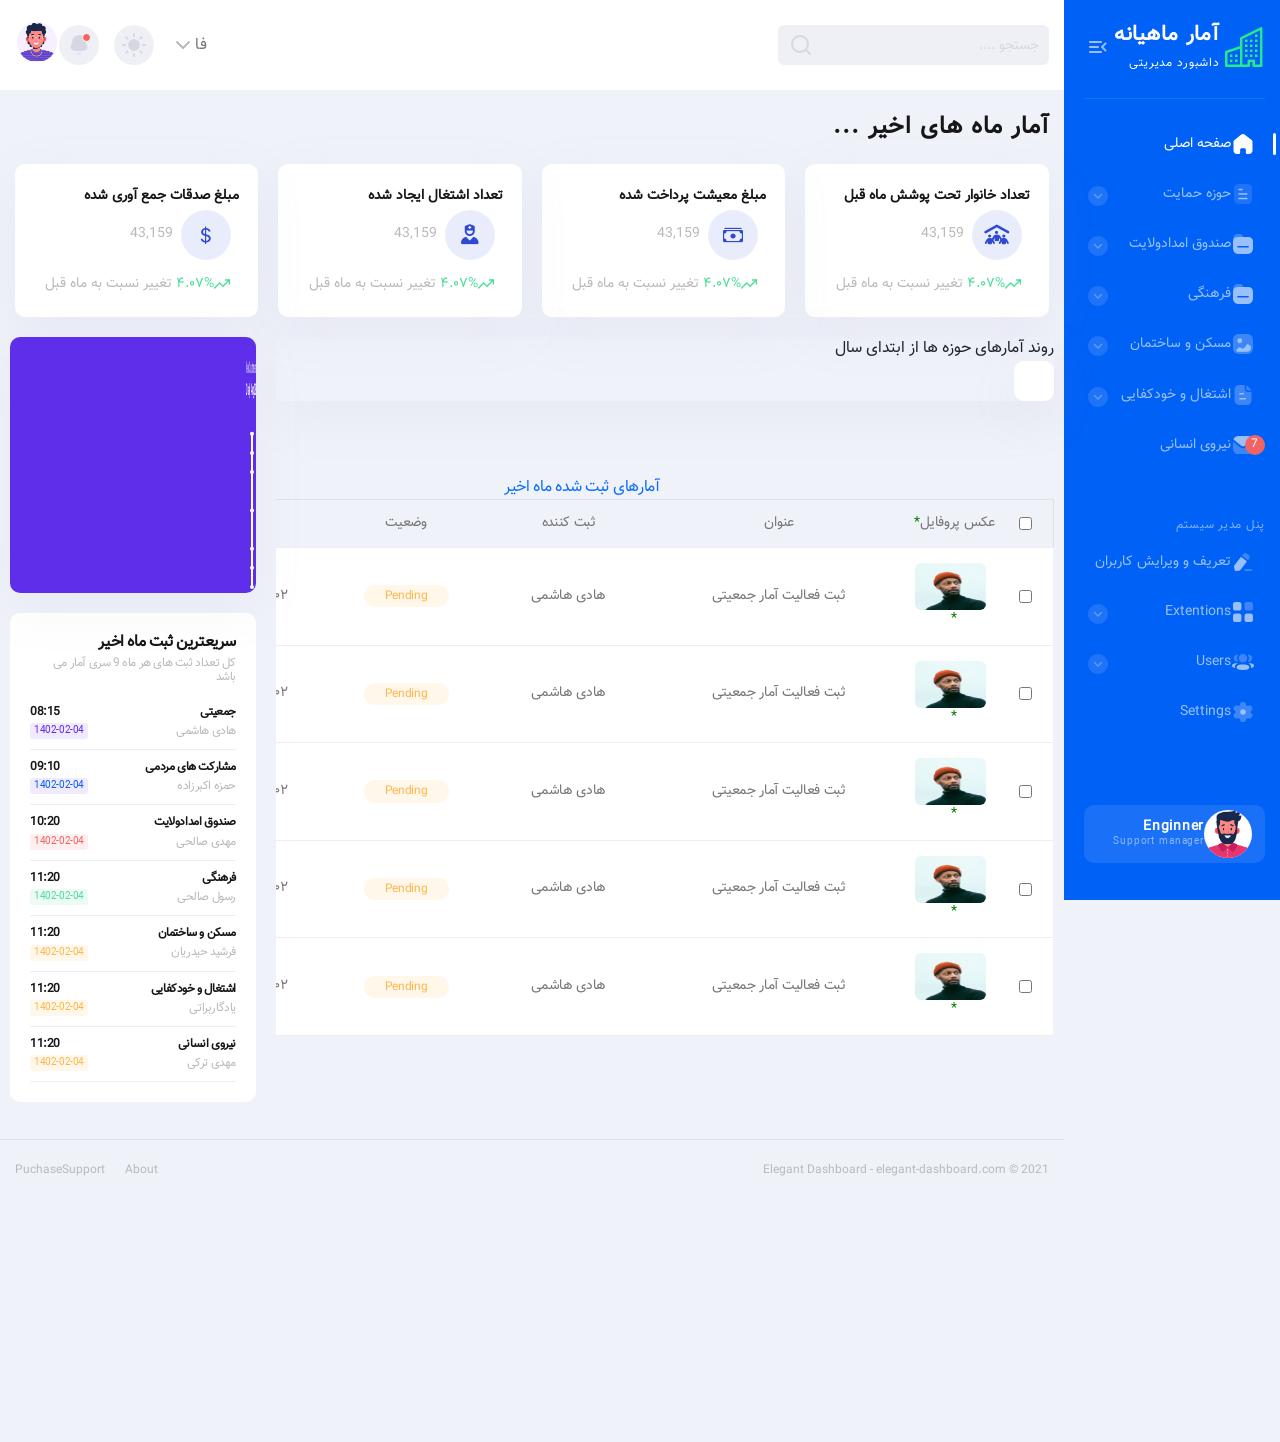
<file: index.html>
<!DOCTYPE html>
<html lang="fa" dir="rtl">

<head>
  <meta charset="UTF-8">
  <meta http-equiv="X-UA-Compatible" content="IE=edge">
  <meta name="viewport" content="width=device-width, initial-scale=1.0">
  <title>Elegant Dashboard | Dashboard</title>
  <!-- Favicon -->
  <link rel="shortcut icon" href="./img/svg/logo.svg" type="image/x-icon">
  <!-- Custom styles -->
  <link rel="stylesheet" href="https://cdn.jsdelivr.net/npm/bootstrap-icons@1.10.5/font/bootstrap-icons.css">
  <link rel="stylesheet" href="./css/bootstrap.rtl.min.css">
  <link rel="stylesheet" href="./css/style.css">
  <link rel="stylesheet" href="./css/font.css">
  <link rel="stylesheet" href="./css/Custome-style.css">
  <link rel="stylesheet" href="./css/all.min.css">

</head>

<body>

  <div class="layer"></div>
  <!-- ! Body -->
  <a class="skip-link sr-only" href="#skip-target">Skip to content</a>
  <div class="page-flex">



    <!-- ! Sidebar *********************************************-->
    <aside class="sidebar">
      <div class="sidebar-start">
        <div class="sidebar-head">
          <a href="/" class="logo-wrapper" title="Home">
            <span class="sr-only">Home</span>
            <!-- <span class="icon logo" aria-hidden="true"></span> -->
            <i class="bi bi-buildings"></i>
            <div class="logo-text">
              <span class="logo-title">آمار ماهیانه </span>
              <span class="logo-subtitle">داشبورد مدیریتی</span>
            </div>

          </a>
          <button class="sidebar-toggle transparent-btn" title="Menu" type="button">
            <span class="sr-only">Toggle menu</span>
            <span class="icon menu-toggle" aria-hidden="true"></span>
          </button>
        </div>
        <div class="sidebar-body">
          <ul class="sidebar-body-menu">
            <li>
              <a class="active" href="/"><span class="icon home" aria-hidden="true"></span>صفحه اصلی</a>
            </li>
            <li>
              <a class="show-cat-btn" href="##">
                <span class="icon document" aria-hidden="true"></span>حوزه حمایت
                <span class="category__btn transparent-btn" title="Open list">
                  <span class="sr-only">Open list</span>
                  <span class="icon arrow-down" aria-hidden="true"></span>
                </span>
              </a>
              <ul class="cat-sub-menu">
                <li>
                  <a href="./insert-poplulation.html">آمار جمعیتی</a>
                </li>
                <li>
                  <a href="./economy.html"> آمار معیشت</a>
                </li>
                <li>
                  <a href="dowry.html">جهیزیه</a>
                </li>
                <li>
                  <a href="insurance.html">بیمه های اجتماعی</a>
                </li>
              </ul>
            </li>


            <li>
              <a class="show-cat-btn" href="##">
                <span class="icon folder" aria-hidden="true"></span>صندوق امدادولایت
                <span class="category__btn transparent-btn" title="Open list">
                  <span class="sr-only">Open list</span>
                  <span class="icon arrow-down" aria-hidden="true"></span>
                </span>
              </a>
              <ul class="cat-sub-menu">
                <li>
                  <a href="bank.html">صندوق امدادولایت</a>
                </li>
              </ul>
            </li>


            <li>
              <a class="show-cat-btn" href="##">
                <span class="icon folder" aria-hidden="true"></span>فرهنگی
                <span class="category__btn transparent-btn" title="Open list">
                  <span class="sr-only">Open list</span>
                  <span class="icon arrow-down" aria-hidden="true"></span>
                </span>
              </a>
              <ul class="cat-sub-menu">
                <li>
                  <a href="categories.html">فرهنگی</a>
                </li>
              </ul>
            </li>



            <li>
              <a class="show-cat-btn" href="##">
                <span class="icon image" aria-hidden="true"></span>مسکن و ساختمان
                <span class="category__btn transparent-btn" title="Open list">
                  <span class="sr-only">Open list</span>
                  <span class="icon arrow-down" aria-hidden="true"></span>
                </span>
              </a>
              <ul class="cat-sub-menu">
                <li>
                  <a href="media-01.html">ثبت آمار مسکن</a>
                </li>

              </ul>
            </li>
            <li>
              <a class="show-cat-btn" href="##">
                <span class="icon paper" aria-hidden="true"></span>اشتغال و خودکفایی
                <span class="category__btn transparent-btn" title="Open list">
                  <span class="sr-only">Open list</span>
                  <span class="icon arrow-down" aria-hidden="true"></span>
                </span>
              </a>
              <ul class="cat-sub-menu">
                <li>
                  <a href="pages.html">ثبت آمار اشتغال</a>
                </li>

              </ul>
            </li>
            <li>
              <a href="comments.html">
                <span class="icon message" aria-hidden="true"></span>
                نیروی انسانی
              </a>
              <span class="msg-counter">7</span>
            </li>
          </ul>
          <span class="system-menu__title mt-5">پنل مدیر سیستم</span>
          <ul class="sidebar-body-menu">
            <li>
              <a href="#"><span class="icon edit" aria-hidden="true"></span>تعریف و ویرایش کاربران</a>
            </li>
            <li>
              <a class="show-cat-btn" href="##">
                <span class="icon category" aria-hidden="true"></span>Extentions
                <span class="category__btn transparent-btn" title="Open list">
                  <span class="sr-only">Open list</span>
                  <span class="icon arrow-down" aria-hidden="true"></span>
                </span>
              </a>
              <ul class="cat-sub-menu">
                <li>
                  <a href="#">Extentions-01</a>
                </li>
                <li>
                  <a href="#">Extentions-02</a>
                </li>
              </ul>
            </li>
            <li>
              <a class="show-cat-btn" href="##">
                <span class="icon user-3" aria-hidden="true"></span>Users
                <span class="category__btn transparent-btn" title="Open list">
                  <span class="sr-only">Open list</span>
                  <span class="icon arrow-down" aria-hidden="true"></span>
                </span>
              </a>
              <ul class="cat-sub-menu">
                <li>
                  <a href="#">Users-01</a>
                </li>
                <li>
                  <a href="#">Users-02</a>
                </li>
              </ul>
            </li>
            <li>
              <a href="##"><span class="icon setting" aria-hidden="true"></span>Settings</a>
            </li>
          </ul>
        </div>
      </div>
      <div class="sidebar-footer">
        <a href="##" class="sidebar-user">
          <span class="sidebar-user-img">
            <picture>
              <source srcset="./img/avatar/avatar-illustrated-03.webp" type="image/webp"><img
                src="./img/avatar/avatar-illustrated-03.png" alt="User name">
            </picture>
          </span>
          <div class="sidebar-user-info">
            <span class="sidebar-user__title">Enginner</span>
            <span class="sidebar-user__subtitle">Support manager</span>
          </div>
        </a>
      </div>
    </aside>
    <!-- End Sidebar *-*****************************************************-->



    <div class="main-wrapper">
      <!-- ! Main nav -->
      <nav class="main-nav--bg">
        <div class="container main-nav">
          <div class="main-nav-start">
            <div class="search-wrapper">
              <i data-feather="search" aria-hidden="true"></i>
              <input type="text" placeholder="جستجو ...." required>
            </div>
          </div>
          <div class="main-nav-end">
            <button class="sidebar-toggle transparent-btn" title="Menu" type="button">
              <span class="sr-only">Toggle menu</span>
              <span class="icon menu-toggle--gray" aria-hidden="true"></span>
            </button>
            <div class="lang-switcher-wrapper">
              <button class="lang-switcher transparent-btn" type="button">
                فا
                <i data-feather="chevron-down" aria-hidden="true"></i>
              </button>
              <ul class="lang-menu dropdown">
                <li><a href="##">English</a></li>
                <li><a href="##">فارسی</a></li>
              </ul>
            </div>
            <button class="theme-switcher gray-circle-btn" type="button" title="Switch theme">
              <span class="sr-only">Switch theme</span>
              <i class="sun-icon" data-feather="sun" aria-hidden="true"></i>
              <i class="moon-icon" data-feather="moon" aria-hidden="true"></i>
            </button>
            <div class="notification-wrapper">
              <button class="gray-circle-btn dropdown-btn" title="To messages" type="button">
                <span class="sr-only">To messages</span>
                <span class="icon notification active" aria-hidden="true"></span>
              </button>
              <ul class="users-item-dropdown notification-dropdown dropdown">
                <li>
                  <a href="##">
                    <div class="notification-dropdown-icon info">
                      <i data-feather="check"></i>
                    </div>
                    <div class="notification-dropdown-text">
                      <span class="notification-dropdown__title">System just updated</span>
                      <span class="notification-dropdown__subtitle">The system has been successfully upgraded. Read more
                        here.</span>
                    </div>
                  </a>
                </li>
                <li>
                  <a href="##">
                    <div class="notification-dropdown-icon danger">
                      <i data-feather="info" aria-hidden="true"></i>
                    </div>
                    <div class="notification-dropdown-text">
                      <span class="notification-dropdown__title">The cache is full!</span>
                      <span class="notification-dropdown__subtitle">Unnecessary caches take up a lot of memory space and
                        interfere ...</span>
                    </div>
                  </a>
                </li>
                <li>
                  <a href="##">
                    <div class="notification-dropdown-icon info">
                      <i data-feather="check" aria-hidden="true"></i>
                    </div>
                    <div class="notification-dropdown-text">
                      <span class="notification-dropdown__title">New Subscriber here!</span>
                      <span class="notification-dropdown__subtitle">A new subscriber has subscribed.</span>
                    </div>
                  </a>
                </li>
                <li>
                  <a class="link-to-page" href="##">Go to Notifications page</a>
                </li>
              </ul>
            </div>
            <div class="nav-user-wrapper">
              <button href="##" class="nav-user-btn dropdown-btn" title="My profile" type="button">
                <span class="sr-only">My profile</span>
                <span class="nav-user-img">
                  <picture>
                    <source srcset="./img/avatar/avatar-illustrated-02.webp" type="image/webp"><img
                      src="./img/avatar/avatar-illustrated-02.png" alt="User name">
                  </picture>
                </span>
              </button>
              <ul class="users-item-dropdown nav-user-dropdown dropdown">
                <li><a href="##">
                    <i data-feather="user" aria-hidden="true"></i>
                    <span>پروفایل</span>
                  </a></li>
                <li><a href="##">
                    <i data-feather="settings" aria-hidden="true"></i>
                    <span>تنظیمات</span>
                  </a></li>
                <li><a class="danger" href="##">
                    <i data-feather="log-out" aria-hidden="true"></i>
                    <span>خروج</span>
                  </a></li>
              </ul>
            </div>
          </div>
        </div>
      </nav>
      <!-- ! Main -->
      <main class="main users chart-page" id="skip-target">
        <div class="container">
          <h2 class="main-title">آمار ماه های اخیر ...</h2>
          <div class="row stat-cards">


            <!-- **** -->
            <div class="col-md-6 col-xl-3">
              <article class="stat-cards-item">
                <div class="stat-cards-info">
                  <p class="stat-cards-info__num">تعداد خانوار تحت پوشش ماه قبل</p>
                  <div class="d-flex  align-items-center">
                    <i class="fa-solid mx-2 fa-people-roof stat-cards-icon primary"></i>
                    <p class="stat-cards-info__title">43,159</p>
                  </div>
                  <p class="stat-cards-info__progress mt-3">
                    <span class="stat-cards-info__profit success mx-1">
                      <i data-feather="trending-up" aria-hidden="true"></i>4.07%
                    </span>
                    تغییر نسبت به ماه قبل
                  </p>
                </div>
              </article>
            </div>
            <!-- ****** -->
            <div class="col-md-6 col-xl-3">
              <article class="stat-cards-item">
                <div class="stat-cards-info">
                  <p class="stat-cards-info__num">مبلغ معیشت پرداخت شده</p>
                  <div class="d-flex  align-items-center">
                    <i class="bi bi-cash-stack mx-2 stat-cards-icon primary"></i>
                    <p class="stat-cards-info__title">43,159</p>
                  </div>
                  <p class="stat-cards-info__progress mt-3">
                    <span class="stat-cards-info__profit success mx-1">
                      <i data-feather="trending-up" aria-hidden="true"></i>4.07%
                    </span>
                    تغییر نسبت به ماه قبل
                  </p>
                </div>
              </article>
            </div>
            <!-- ****** -->
            <div class="col-md-6 col-xl-3">
              <article class="stat-cards-item">
                <div class="stat-cards-info">
                  <p class="stat-cards-info__num">تعداد اشتغال ایجاد شده</p>
                  <div class="d-flex  align-items-center">
                    <i class="fa-solid fa-user-nurse  mx-2 stat-cards-icon primary"></i>
                    <p class="stat-cards-info__title">43,159</p>
                  </div>
                  <p class="stat-cards-info__progress mt-3">
                    <span class="stat-cards-info__profit success mx-1">
                      <i data-feather="trending-up" aria-hidden="true"></i>4.07%
                    </span>
                    تغییر نسبت به ماه قبل
                  </p>
                </div>
              </article>
            </div>
            <!-- ****** -->
            <div class="col-md-6 col-xl-3">
              <article class="stat-cards-item">
                <div class="stat-cards-info">
                  <p class="stat-cards-info__num">مبلغ صدقات جمع آوری شده</p>
                  <div class="d-flex  align-items-center">
                    <i class="bi bi-currency-dollar mx-2 stat-cards-icon primary"></i>
                    <p class="stat-cards-info__title">43,159</p>
                  </div>
                  <p class="stat-cards-info__progress mt-3">
                    <span class="stat-cards-info__profit success mx-1">
                      <i data-feather="trending-up" aria-hidden="true"></i>4.07%
                    </span>
                    تغییر نسبت به ماه قبل
                  </p>
                </div>
              </article>
            </div>
            <!-- ****** -->

          </div>
          <!-- ******************** -->
          <div class="row">
            <div class="col-lg-9">
              <div class="chart">
                روند آمارهای حوزه ها از ابتدای سال
                <canvas id="myChart" aria-label="Site statistics" role="img"></canvas>
              </div>
              <div class="users-table table-wrapper">
                <table class="posts-table text-center">
                  <caption class="text-primary caption-top mt-5 pb-0 text-center">آمارهای ثبت شده ماه اخیر
                  </caption>
                  <thead>
                    <tr class="users-table-info border border-muted">
                      <th>
                        <label class="users-table__checkbox ">
                          <input type="checkbox" class="check-all ">
                          <span class="ms-4">عکس پروفایل</span>
                        </label>
                      </th>
                      <th>عنوان</th>
                      <th>ثبت کننده</th>
                      <th>وضعیت</th>
                      <th>تاریخ</th>
                      <th>عملیات</th>
                    </tr>
                  </thead>
                  <tbody class="">
                    <tr>
                      <td>
                        <label class="users-table__checkbox">
                          <input type="checkbox" class="check">
                          <div class="categories-table-img">
                            <picture>
                              <source srcset="./img/avatar/avatar-face-03.webp" type="image/webp"><img
                                src="./img/avatar/avatar-face-02.png" alt="User Name">
                            </picture>
                          </div>
                        </label>
                      </td>
                      <td>
                        ثبت فعالیت آمار جمعیتی
                      </td>
                      <td>
                        <div class="pages-table-img">
                          <!-- <picture>
                            <source srcset="./img/avatar/avatar-face-03.webp" type="image/webp"><img
                              src="./img/avatar/avatar-face-02.png" alt="User Name">
                          </picture> -->
                          هادی هاشمی
                        </div>
                      </td>
                      <td><span class="badge-pending">Pending</span></td>
                      <td class="digitfont">1402-04-02</td>
                      <td>
                        <span class="p-relative">
                          <button class="dropdown-btn transparent-btn" type="button" title="More info">
                            <div class="sr-only">More info</div>
                            <i data-feather="more-horizontal" aria-hidden="true"></i>
                          </button>
                          <ul class="users-item-dropdown dropdown">
                            <li><a class="text-center" href="##">ویرایش</a></li>
                            <li><a class="text-center" href="##">تایید</a></li>
                            <li><a class="text-center" href="##">رد</a></li>
                          </ul>
                        </span>
                      </td>
                    </tr>
                    <tr>
                      <td>
                        <label class="users-table__checkbox">
                          <input type="checkbox" class="check">
                          <div class="categories-table-img">
                            <picture>
                              <source srcset="./img/avatar/avatar-face-03.webp" type="image/webp"><img
                                src="./img/avatar/avatar-face-02.png" alt="User Name">
                            </picture>
                          </div>
                        </label>
                      </td>
                      <td>
                        ثبت فعالیت آمار جمعیتی
                      </td>
                      <td>
                        <div class="pages-table-img">
                          <!-- <picture>
                            <source srcset="./img/avatar/avatar-face-03.webp" type="image/webp"><img
                              src="./img/avatar/avatar-face-02.png" alt="User Name">
                          </picture> -->
                          هادی هاشمی
                        </div>
                      </td>
                      <td><span class="badge-pending">Pending</span></td>
                      <td class="digitfont">1402-04-02</td>
                      <td>
                        <span class="p-relative">
                          <button class="dropdown-btn transparent-btn" type="button" title="More info">
                            <div class="sr-only">More info</div>
                            <i data-feather="more-horizontal" aria-hidden="true"></i>
                          </button>
                          <ul class="users-item-dropdown dropdown">
                            <li><a class="text-center" href="##">ویرایش</a></li>
                            <li><a class="text-center" href="##">تایید</a></li>
                            <li><a class="text-center" href="##">رد</a></li>
                          </ul>
                        </span>
                      </td>
                    </tr>
                    <tr>
                      <td>
                        <label class="users-table__checkbox">
                          <input type="checkbox" class="check">
                          <div class="categories-table-img">
                            <picture>
                              <source srcset="./img/avatar/avatar-face-03.webp" type="image/webp"><img
                                src="./img/avatar/avatar-face-02.png" alt="User Name">
                            </picture>
                          </div>
                        </label>
                      </td>
                      <td>
                        ثبت فعالیت آمار جمعیتی
                      </td>
                      <td>
                        <div class="pages-table-img">
                          <!-- <picture>
                            <source srcset="./img/avatar/avatar-face-03.webp" type="image/webp"><img
                              src="./img/avatar/avatar-face-02.png" alt="User Name">
                          </picture> -->
                          هادی هاشمی
                        </div>
                      </td>
                      <td><span class="badge-pending">Pending</span></td>
                      <td class="digitfont">1402-04-02</td>
                      <td>
                        <span class="p-relative">
                          <button class="dropdown-btn transparent-btn" type="button" title="More info">
                            <div class="sr-only">More info</div>
                            <i data-feather="more-horizontal" aria-hidden="true"></i>
                          </button>
                          <ul class="users-item-dropdown dropdown">
                            <li><a class="text-center" href="##">ویرایش</a></li>
                            <li><a class="text-center" href="##">تایید</a></li>
                            <li><a class="text-center" href="##">رد</a></li>
                          </ul>
                        </span>
                      </td>
                    </tr>
                    <tr>
                      <td>
                        <label class="users-table__checkbox">
                          <input type="checkbox" class="check">
                          <div class="categories-table-img">
                            <picture>
                              <source srcset="./img/avatar/avatar-face-03.webp" type="image/webp"><img
                                src="./img/avatar/avatar-face-02.png" alt="User Name">
                            </picture>
                          </div>
                        </label>
                      </td>
                      <td>
                        ثبت فعالیت آمار جمعیتی
                      </td>
                      <td>
                        <div class="pages-table-img">
                          <!-- <picture>
                            <source srcset="./img/avatar/avatar-face-03.webp" type="image/webp"><img
                              src="./img/avatar/avatar-face-02.png" alt="User Name">
                          </picture> -->
                          هادی هاشمی
                        </div>
                      </td>
                      <td><span class="badge-pending">Pending</span></td>
                      <td class="digitfont">1402-04-02</td>
                      <td>
                        <span class="p-relative">
                          <button class="dropdown-btn transparent-btn" type="button" title="More info">
                            <div class="sr-only">More info</div>
                            <i data-feather="more-horizontal" aria-hidden="true"></i>
                          </button>
                          <ul class="users-item-dropdown dropdown">
                            <li><a class="text-center" href="##">ویرایش</a></li>
                            <li><a class="text-center" href="##">تایید</a></li>
                            <li><a class="text-center" href="##">رد</a></li>
                          </ul>
                        </span>
                      </td>
                    </tr>
                    <tr>
                      <td>
                        <label class="users-table__checkbox">
                          <input type="checkbox" class="check">
                          <div class="categories-table-img">
                            <picture>
                              <source srcset="./img/avatar/avatar-face-03.webp" type="image/webp"><img
                                src="./img/avatar/avatar-face-02.png" alt="User Name">
                            </picture>
                          </div>
                        </label>
                      </td>
                      <td>
                        ثبت فعالیت آمار جمعیتی
                      </td>
                      <td>
                        <div class="pages-table-img">
                          <!-- <picture>
                            <source srcset="./img/avatar/avatar-face-03.webp" type="image/webp"><img
                              src="./img/avatar/avatar-face-02.png" alt="User Name">
                          </picture> -->
                          هادی هاشمی
                        </div>
                      </td>
                      <td><span class="badge-pending">Pending</span></td>
                      <td class="digitfont">1402-04-02</td>
                      <td>
                        <span class="p-relative">
                          <button class="dropdown-btn transparent-btn" type="button" title="More info">
                            <div class="sr-only">More info</div>
                            <i data-feather="more-horizontal" aria-hidden="true"></i>
                          </button>
                          <ul class="users-item-dropdown dropdown">
                            <li><a class="text-center" href="##">ویرایش</a></li>
                            <li><a class="text-center" href="##">تایید</a></li>
                            <li><a class="text-center" href="##">رد</a></li>
                          </ul>
                        </span>
                      </td>
                    </tr>





                  </tbody>
                </table>
              </div>
            </div>
            <div class="col-lg-3">
              <article class="customers-wrapper">
                <canvas id="customersChart" aria-label="Customers statistics" role="img"></canvas>
                <!--              <p class="customers__title">New Customers <span>+958</span></p>
              <p class="customers__date">28 Daily Avg.</p>
              <picture><source srcset="./img/svg/customers.svg" type="image/webp"><img src="./img/svg/customers.svg" alt=""></picture> -->
              </article>
              <article class="white-block">
                <div class="top-cat-title">
                  <h3>سریعترین ثبت ماه اخیر</h3>
                  <p>کل تعداد ثبت های هر ماه 9 سری آمار می باشد</p>
                </div>
                <ul class="top-cat-list">
                  <li>
                    <a href="##">
                      <div class="top-cat-list__title">
                        جمعیتی <span>08:15</span>
                      </div>
                      <div class="top-cat-list__subtitle">
                        هادی هاشمی <span class="purple">1402-02-04</span>
                      </div>
                    </a>
                  </li>
                  <li>
                    <a href="##">
                      <div class="top-cat-list__title">
                        مشارکت های مردمی<span>09:10</span>
                      </div>
                      <div class="top-cat-list__subtitle">
                        حمزه اکبرزاده <span class="blue">1402-02-04</span>
                      </div>
                    </a>
                  </li>
                  <li>
                    <a href="##">
                      <div class="top-cat-list__title">
                        صندوق امدادولایت <span>10:20</span>
                      </div>
                      <div class="top-cat-list__subtitle">
                        مهدی صالحی <span class="danger">1402-02-04</span>
                      </div>
                    </a>
                  </li>
                  <li>
                    <a href="##">
                      <div class="top-cat-list__title">
                        فرهنگی <span>11:20</span>
                      </div>
                      <div class="top-cat-list__subtitle">
                        رسول صالحی <span class="success">1402-02-04</span>
                      </div>
                    </a>
                  </li>
                  <li>
                    <a href="##">
                      <div class="top-cat-list__title">
                        مسکن و ساختمان<span>11:20</span>
                      </div>
                      <div class="top-cat-list__subtitle">
                        فرشید حیدریان<span class="warning">1402-02-04</span>
                      </div>
                    </a>
                  </li>
                  <li>
                    <a href="##">
                      <div class="top-cat-list__title">
                        اشتغال و خودکفایی <span>11:20</span>
                      </div>
                      <div class="top-cat-list__subtitle">
                        یادگاربراتی <span class="warning">1402-02-04</span>
                      </div>
                    </a>
                  </li>
                  <li>
                    <a href="##">
                      <div class="top-cat-list__title">
                        نیروی انسانی <span>11:20</span>
                      </div>
                      <div class="top-cat-list__subtitle">
                        مهدی ترکی <span class="warning">1402-02-04</span>
                      </div>
                    </a>
                  </li>

                </ul>
              </article>
            </div>
          </div>
        </div>
      </main>
      <!-- ! Footer -->
      <footer class="footer">
        <div class="container footer--flex">
          <div class="footer-start">
            <p>2021 © Elegant Dashboard - <a href="elegant-dashboard.com" target="_blank"
                rel="noopener noreferrer">elegant-dashboard.com</a></p>
          </div>
          <ul class="footer-end">
            <li><a href="##">About</a></li>
            <li><a href="##">Support</a></li>
            <li><a href="##">Puchase</a></li>
          </ul>
        </div>
      </footer>
    </div>
  </div>
  <!-- Chart library -->
  <script src="./plugins/chart.min.js"></script>
  <!-- Icons library -->
  <script src="plugins/feather.min.js"></script>
  <!-- Custom scripts -->
  <script src="js/script.js"></script>
  <script src="js/bootstrap.bundle.min.js"></script>
</body>

</html>
</file>
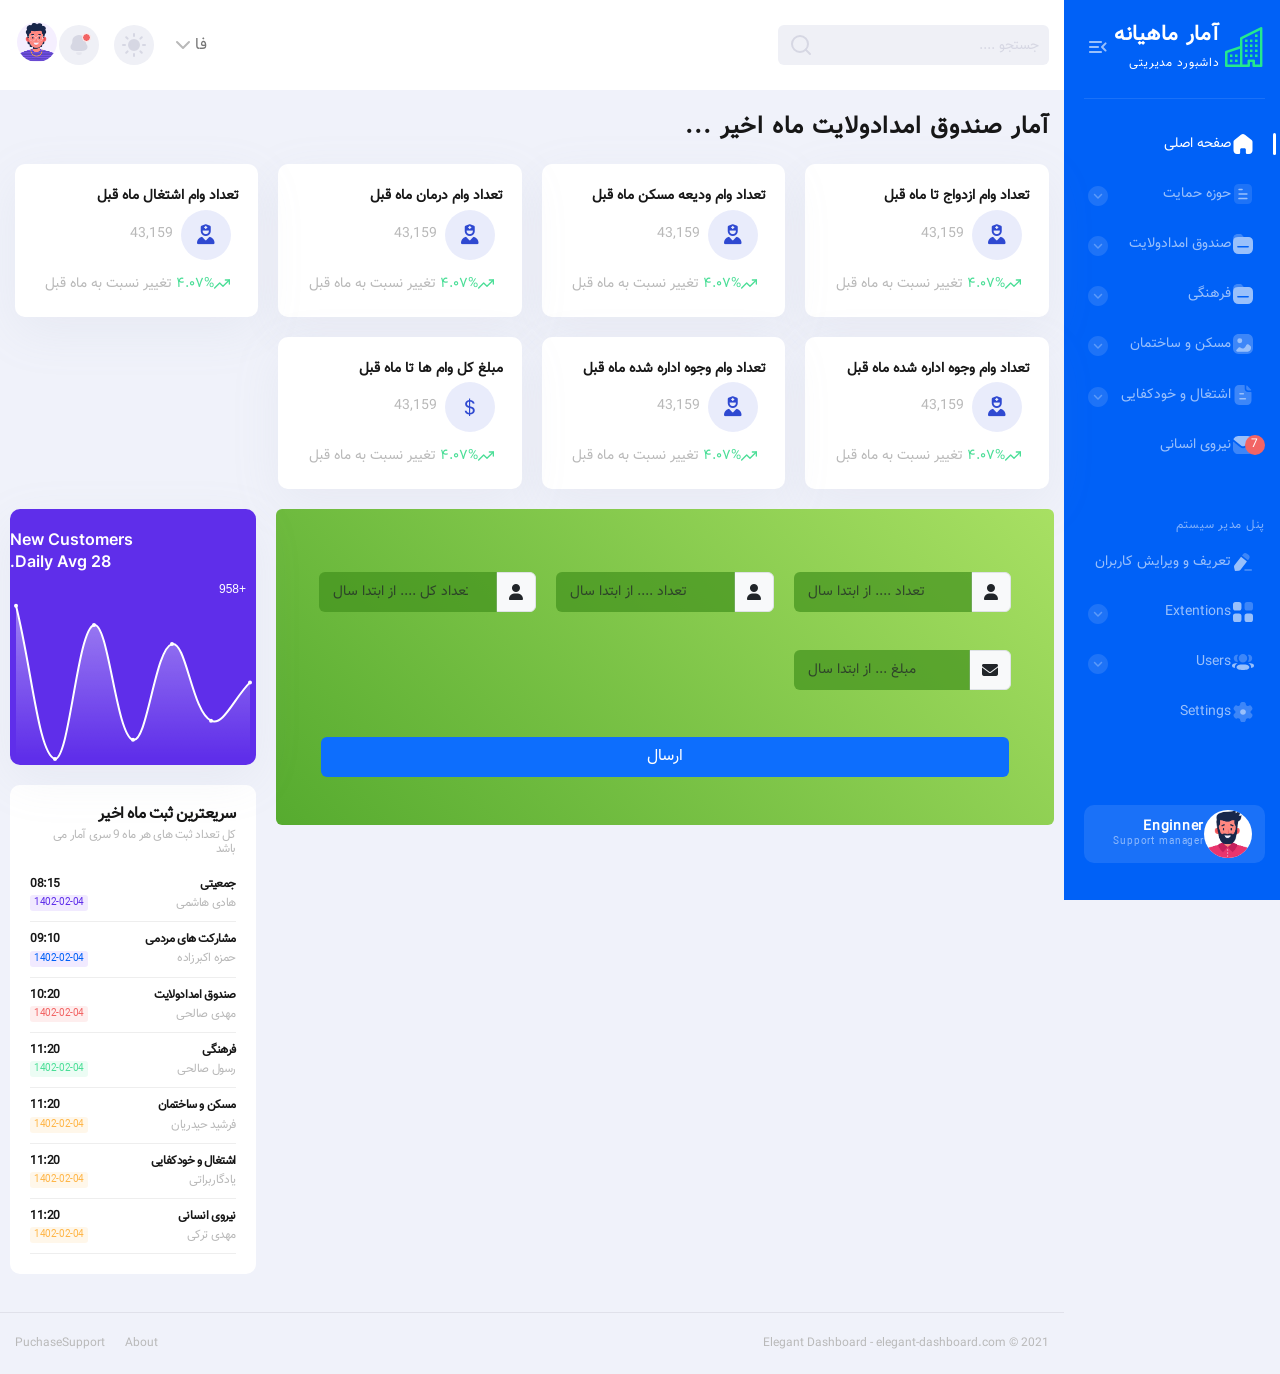
<file: bank.html>
<!DOCTYPE html>
<html lang="fa" dir="rtl">

<head>
  <meta charset="UTF-8">
  <meta http-equiv="X-UA-Compatible" content="IE=edge">
  <meta name="viewport" content="width=device-width, initial-scale=1.0">
  <title>Elegant Dashboard | Dashboard</title>
  <!-- Favicon -->
  <link rel="shortcut icon" href="./img/svg/logo.svg" type="image/x-icon">
  <!-- Custom styles -->
  <link rel="stylesheet" href="https://cdn.jsdelivr.net/npm/bootstrap-icons@1.10.5/font/bootstrap-icons.css">
  <link rel="stylesheet" href="./css/bootstrap.rtl.min.css">
  <link rel="stylesheet" href="./css/style.css">
  <link rel="stylesheet" href="./css/font.css">
  <link rel="stylesheet" href="./css/Custome-style.css">
  <link rel="stylesheet" href="./css/all.min.css">

</head>

<body>
  <div class="layer"></div>
  <!-- ! Body -->
  <a class="skip-link sr-only" href="#skip-target">Skip to content</a>
  <div class="page-flex">



    <!-- ! Sidebar *********************************************-->
    <aside class="sidebar">
      <div class="sidebar-start">
        <div class="sidebar-head">
          <a href="/" class="logo-wrapper" title="Home">
            <span class="sr-only">Home</span>
            <!-- <span class="icon logo" aria-hidden="true"></span> -->
            <i class="bi bi-buildings"></i>
            <div class="logo-text">
              <span class="logo-title">آمار ماهیانه </span>
              <span class="logo-subtitle">داشبورد مدیریتی</span>
            </div>

          </a>
          <button class="sidebar-toggle transparent-btn" title="Menu" type="button">
            <span class="sr-only">Toggle menu</span>
            <span class="icon menu-toggle" aria-hidden="true"></span>
          </button>
        </div>
        <div class="sidebar-body">
          <ul class="sidebar-body-menu">
            <li>
              <a class="active" href="/"><span class="icon home" aria-hidden="true"></span>صفحه اصلی</a>
            </li>
            <li>
              <a class="show-cat-btn" href="##">
                <span class="icon document" aria-hidden="true"></span>حوزه حمایت
                <span class="category__btn transparent-btn" title="Open list">
                  <span class="sr-only">Open list</span>
                  <span class="icon arrow-down" aria-hidden="true"></span>
                </span>
              </a>
              <ul class="cat-sub-menu">
                <li>
                  <a href="insert-poplulation.html">آمار جمعیتی</a>
                </li>
                <li>
                  <a href="new-post.html"> آمار معیشت</a>
                </li>
                <li>
                  <a href="new-post.html">جهیزیه</a>
                </li>
                <li>
                  <a href="new-post.html">بیمه های اجتماعی</a>
                </li>
              </ul>
            </li>


            <li>
              <a class="show-cat-btn" href="##">
                <span class="icon folder" aria-hidden="true"></span>صندوق امدادولایت
                <span class="category__btn transparent-btn" title="Open list">
                  <span class="sr-only">Open list</span>
                  <span class="icon arrow-down" aria-hidden="true"></span>
                </span>
              </a>
              <ul class="cat-sub-menu">
                <li>
                  <a href="categories.html">صندوق امدادولایت</a>
                </li>
              </ul>
            </li>


            <li>
              <a class="show-cat-btn" href="##">
                <span class="icon folder" aria-hidden="true"></span>فرهنگی
                <span class="category__btn transparent-btn" title="Open list">
                  <span class="sr-only">Open list</span>
                  <span class="icon arrow-down" aria-hidden="true"></span>
                </span>
              </a>
              <ul class="cat-sub-menu">
                <li>
                  <a href="categories.html">فرهنگی</a>
                </li>
              </ul>
            </li>



            <li>
              <a class="show-cat-btn" href="##">
                <span class="icon image" aria-hidden="true"></span>مسکن و ساختمان
                <span class="category__btn transparent-btn" title="Open list">
                  <span class="sr-only">Open list</span>
                  <span class="icon arrow-down" aria-hidden="true"></span>
                </span>
              </a>
              <ul class="cat-sub-menu">
                <li>
                  <a href="media-01.html">ثبت آمار مسکن</a>
                </li>

              </ul>
            </li>
            <li>
              <a class="show-cat-btn" href="##">
                <span class="icon paper" aria-hidden="true"></span>اشتغال و خودکفایی
                <span class="category__btn transparent-btn" title="Open list">
                  <span class="sr-only">Open list</span>
                  <span class="icon arrow-down" aria-hidden="true"></span>
                </span>
              </a>
              <ul class="cat-sub-menu">
                <li>
                  <a href="pages.html">ثبت آمار اشتغال</a>
                </li>

              </ul>
            </li>
            <li>
              <a href="comments.html">
                <span class="icon message" aria-hidden="true"></span>
                نیروی انسانی
              </a>
              <span class="msg-counter">7</span>
            </li>
          </ul>
          <span class="system-menu__title mt-5">پنل مدیر سیستم</span>
          <ul class="sidebar-body-menu">
            <li>
              <a href="#"><span class="icon edit" aria-hidden="true"></span>تعریف و ویرایش کاربران</a>
            </li>
            <li>
              <a class="show-cat-btn" href="##">
                <span class="icon category" aria-hidden="true"></span>Extentions
                <span class="category__btn transparent-btn" title="Open list">
                  <span class="sr-only">Open list</span>
                  <span class="icon arrow-down" aria-hidden="true"></span>
                </span>
              </a>
              <ul class="cat-sub-menu">
                <li>
                  <a href="#">Extentions-01</a>
                </li>
                <li>
                  <a href="#">Extentions-02</a>
                </li>
              </ul>
            </li>
            <li>
              <a class="show-cat-btn" href="##">
                <span class="icon user-3" aria-hidden="true"></span>Users
                <span class="category__btn transparent-btn" title="Open list">
                  <span class="sr-only">Open list</span>
                  <span class="icon arrow-down" aria-hidden="true"></span>
                </span>
              </a>
              <ul class="cat-sub-menu">
                <li>
                  <a href="#">Users-01</a>
                </li>
                <li>
                  <a href="#">Users-02</a>
                </li>
              </ul>
            </li>
            <li>
              <a href="##"><span class="icon setting" aria-hidden="true"></span>Settings</a>
            </li>
          </ul>
        </div>
      </div>
      <div class="sidebar-footer">
        <a href="##" class="sidebar-user">
          <span class="sidebar-user-img">
            <picture>
              <source srcset="./img/avatar/avatar-illustrated-03.webp" type="image/webp"><img
                src="./img/avatar/avatar-illustrated-03.png" alt="User name">
            </picture>
          </span>
          <div class="sidebar-user-info">
            <span class="sidebar-user__title">Enginner</span>
            <span class="sidebar-user__subtitle">Support manager</span>
          </div>
        </a>
      </div>
    </aside>
    <!-- End Sidebar *-*****************************************************-->



    <div class="main-wrapper">
      <!-- ! Main nav -->
      <nav class="main-nav--bg">
        <div class="container main-nav">
          <div class="main-nav-start">
            <div class="search-wrapper">
              <i data-feather="search" aria-hidden="true"></i>
              <input type="text" placeholder="جستجو ...." required>
            </div>
          </div>
          <div class="main-nav-end">
            <button class="sidebar-toggle transparent-btn" title="Menu" type="button">
              <span class="sr-only">Toggle menu</span>
              <span class="icon menu-toggle--gray" aria-hidden="true"></span>
            </button>
            <div class="lang-switcher-wrapper">
              <button class="lang-switcher transparent-btn" type="button">
                فا
                <i data-feather="chevron-down" aria-hidden="true"></i>
              </button>
              <ul class="lang-menu dropdown">
                <li><a href="##">English</a></li>
                <li><a href="##">فارسی</a></li>
              </ul>
            </div>
            <button class="theme-switcher gray-circle-btn" type="button" title="Switch theme">
              <span class="sr-only">Switch theme</span>
              <i class="sun-icon" data-feather="sun" aria-hidden="true"></i>
              <i class="moon-icon" data-feather="moon" aria-hidden="true"></i>
            </button>
            <div class="notification-wrapper">
              <button class="gray-circle-btn dropdown-btn" title="To messages" type="button">
                <span class="sr-only">To messages</span>
                <span class="icon notification active" aria-hidden="true"></span>
              </button>
              <ul class="users-item-dropdown notification-dropdown dropdown">
                <li>
                  <a href="##">
                    <div class="notification-dropdown-icon info">
                      <i data-feather="check"></i>
                    </div>
                    <div class="notification-dropdown-text">
                      <span class="notification-dropdown__title">System just updated</span>
                      <span class="notification-dropdown__subtitle">The system has been successfully upgraded. Read more
                        here.</span>
                    </div>
                  </a>
                </li>
                <li>
                  <a href="##">
                    <div class="notification-dropdown-icon danger">
                      <i data-feather="info" aria-hidden="true"></i>
                    </div>
                    <div class="notification-dropdown-text">
                      <span class="notification-dropdown__title">The cache is full!</span>
                      <span class="notification-dropdown__subtitle">Unnecessary caches take up a lot of memory space and
                        interfere ...</span>
                    </div>
                  </a>
                </li>
                <li>
                  <a href="##">
                    <div class="notification-dropdown-icon info">
                      <i data-feather="check" aria-hidden="true"></i>
                    </div>
                    <div class="notification-dropdown-text">
                      <span class="notification-dropdown__title">New Subscriber here!</span>
                      <span class="notification-dropdown__subtitle">A new subscriber has subscribed.</span>
                    </div>
                  </a>
                </li>
                <li>
                  <a class="link-to-page" href="##">Go to Notifications page</a>
                </li>
              </ul>
            </div>
            <div class="nav-user-wrapper">
              <button href="##" class="nav-user-btn dropdown-btn" title="My profile" type="button">
                <span class="sr-only">My profile</span>
                <span class="nav-user-img">
                  <picture>
                    <source srcset="./img/avatar/avatar-illustrated-02.webp" type="image/webp"><img
                      src="./img/avatar/avatar-illustrated-02.png" alt="User name">
                  </picture>
                </span>
              </button>
              <ul class="users-item-dropdown nav-user-dropdown dropdown">
                <li><a href="##">
                    <i data-feather="user" aria-hidden="true"></i>
                    <span>پروفایل</span>
                  </a></li>
                <li><a href="##">
                    <i data-feather="settings" aria-hidden="true"></i>
                    <span>تنظیمات</span>
                  </a></li>
                <li><a class="danger" href="##">
                    <i data-feather="log-out" aria-hidden="true"></i>
                    <span>خروج</span>
                  </a></li>
              </ul>
            </div>
          </div>
        </div>
      </nav>
      <!-- ! Main -->
      <main class="main users chart-page" id="skip-target">
        <div class="container">
          <h2 class="main-title">آمار صندوق امدادولایت ماه اخیر ...</h2>

          <!--******** cards -->
          <div class="row stat-cards">


            <!-- ****** -->
            <div class="col-md-6 col-xl-3">
              <article class="stat-cards-item">
                <div class="stat-cards-info">
                  <p class="stat-cards-info__num">تعداد وام ازدواج تا ماه قبل</p>
                  <div class="d-flex  align-items-center">
                    <i class="fa-solid fa-user-nurse  mx-2 stat-cards-icon primary"></i>
                    <p class="stat-cards-info__title">43,159</p>
                  </div>
                  <p class="stat-cards-info__progress mt-3">
                    <span class="stat-cards-info__profit success mx-1">
                      <i data-feather="trending-up" aria-hidden="true"></i>4.07%
                    </span>
                    تغییر نسبت به ماه قبل
                  </p>
                </div>
              </article>
            </div>
            <!-- ****** -->

            <!-- ****** -->
            <div class="col-md-6 col-xl-3">
              <article class="stat-cards-item">
                <div class="stat-cards-info">
                  <p class="stat-cards-info__num">تعداد وام ودیعه مسکن ماه قبل</p>
                  <div class="d-flex  align-items-center">
                    <i class="fa-solid fa-user-nurse  mx-2 stat-cards-icon primary"></i>
                    <p class="stat-cards-info__title">43,159</p>
                  </div>
                  <p class="stat-cards-info__progress mt-3">
                    <span class="stat-cards-info__profit success mx-1">
                      <i data-feather="trending-up" aria-hidden="true"></i>4.07%
                    </span>
                    تغییر نسبت به ماه قبل
                  </p>
                </div>
              </article>
            </div>

            <!-- ****** -->
            <div class="col-md-6 col-xl-3">
              <article class="stat-cards-item">
                <div class="stat-cards-info">
                  <p class="stat-cards-info__num">تعداد وام درمان ماه قبل</p>
                  <div class="d-flex  align-items-center">
                    <i class="fa-solid fa-user-nurse  mx-2 stat-cards-icon primary"></i>
                    <p class="stat-cards-info__title">43,159</p>
                  </div>
                  <p class="stat-cards-info__progress mt-3">
                    <span class="stat-cards-info__profit success mx-1">
                      <i data-feather="trending-up" aria-hidden="true"></i>4.07%
                    </span>
                    تغییر نسبت به ماه قبل
                  </p>
                </div>
              </article>
            </div>
            <!-- ****** -->
            <div class="col-md-6 col-xl-3">
              <article class="stat-cards-item">
                <div class="stat-cards-info">
                  <p class="stat-cards-info__num">تعداد وام اشتغال ماه قبل</p>
                  <div class="d-flex  align-items-center">
                    <i class="fa-solid fa-user-nurse  mx-2 stat-cards-icon primary"></i>
                    <p class="stat-cards-info__title">43,159</p>
                  </div>
                  <p class="stat-cards-info__progress mt-3">
                    <span class="stat-cards-info__profit success mx-1">
                      <i data-feather="trending-up" aria-hidden="true"></i>4.07%
                    </span>
                    تغییر نسبت به ماه قبل
                  </p>
                </div>
              </article>
            </div>
            <!-- ****** -->
            <div class="col-md-6 col-xl-3">
              <article class="stat-cards-item">
                <div class="stat-cards-info">
                  <p class="stat-cards-info__num">تعداد وام وجوه اداره شده ماه قبل</p>
                  <div class="d-flex  align-items-center">
                    <i class="fa-solid fa-user-nurse  mx-2 stat-cards-icon primary"></i>
                    <p class="stat-cards-info__title">43,159</p>
                  </div>
                  <p class="stat-cards-info__progress mt-3">
                    <span class="stat-cards-info__profit success mx-1">
                      <i data-feather="trending-up" aria-hidden="true"></i>4.07%
                    </span>
                    تغییر نسبت به ماه قبل
                  </p>
                </div>
              </article>
            </div>
            <!-- ****** -->
            <div class="col-md-6 col-xl-3">
              <article class="stat-cards-item">
                <div class="stat-cards-info">
                  <p class="stat-cards-info__num">تعداد وام وجوه اداره شده ماه قبل</p>
                  <div class="d-flex  align-items-center">
                    <i class="fa-solid fa-user-nurse  mx-2 stat-cards-icon primary"></i>
                    <p class="stat-cards-info__title">43,159</p>
                  </div>
                  <p class="stat-cards-info__progress mt-3">
                    <span class="stat-cards-info__profit success mx-1">
                      <i data-feather="trending-up" aria-hidden="true"></i>4.07%
                    </span>
                    تغییر نسبت به ماه قبل
                  </p>
                </div>
              </article>
            </div>
            <!-- ****** -->
            <div class="col-md-6 col-xl-3">
              <article class="stat-cards-item">
                <div class="stat-cards-info">
                  <p class="stat-cards-info__num"> مبلغ کل وام ها تا ماه قبل</p>
                  <div class="d-flex  align-items-center">
                    <i class="bi bi-currency-dollar mx-2 stat-cards-icon primary"></i>
                    <p class="stat-cards-info__title">43,159</p>
                  </div>
                  <p class="stat-cards-info__progress mt-3">
                    <span class="stat-cards-info__profit success mx-1">
                      <i data-feather="trending-up" aria-hidden="true"></i>4.07%
                    </span>
                    تغییر نسبت به ماه قبل
                  </p>
                </div>
              </article>
            </div>
            <!-- ****** -->

          </div>

          <!-- ********** insert form********** -->
          <div class="row">
            <div class="col-lg-9">

              <form action="" class="insert-form p-5 rounded">
                <div class="row">
                  <div class="col-md-6 col-lg-4">
                    <div class="input-group mb-2">
                      <span class="input-group-text">
                        <i class="fa fa-user"></i>
                      </span>
                      <input type="number" id="inp" class="form-control" placeholder="تعداد .... از ابتدا سال">
                    </div>
                  </div>
                  <div class="col-md-6 col-lg-4">
                    <div class="input-group mb-2">
                      <span class="input-group-text">
                        <i class="fa fa-user"></i>
                      </span>
                      <input type="number" id="inp" class="form-control" placeholder="تعداد .... از ابتدا سال">
                    </div>
                  </div>
                  <div class="col-md-6 col-lg-4">
                    <div class="input-group mb-2">
                      <span class="input-group-text">
                        <i class="fa fa-user"></i>
                      </span>
                      <input disabled type="number" id="inp" class="form-control"
                        placeholder="تعداد کل .... از ابتدا سال">
                    </div>
                  </div>
                  <div class="col-md-6 col-lg-4">
                    <div class="input-group mb-2">
                      <span class="input-group-text">
                        <i class="fa-solid fa-envelope"></i>
                      </span>
                      <input type="number" class="form-control" placeholder="مبلغ ... از ابتدا سال">
                    </div>
                  </div>

                  <div class="pt-4">
                    <input type="submit" value="ارسال" class="btn btn-primary  w-100 f-800">
                  </div>
                </div>
              </form>
            </div>





            <div class="col-lg-3">
              <article class="customers-wrapper">
                <canvas id="customersChart" aria-label="Customers statistics" role="img"></canvas>

              </article>
              <article class="white-block">
                <div class="top-cat-title">
                  <h3>سریعترین ثبت ماه اخیر</h3>
                  <p>کل تعداد ثبت های هر ماه 9 سری آمار می باشد</p>
                </div>
                <ul class="top-cat-list">
                  <li>
                    <a href="##">
                      <div class="top-cat-list__title">
                        جمعیتی <span>08:15</span>
                      </div>
                      <div class="top-cat-list__subtitle">
                        هادی هاشمی <span class="purple">1402-02-04</span>
                      </div>
                    </a>
                  </li>
                  <li>
                    <a href="##">
                      <div class="top-cat-list__title">
                        مشارکت های مردمی<span>09:10</span>
                      </div>
                      <div class="top-cat-list__subtitle">
                        حمزه اکبرزاده <span class="blue">1402-02-04</span>
                      </div>
                    </a>
                  </li>
                  <li>
                    <a href="##">
                      <div class="top-cat-list__title">
                        صندوق امدادولایت <span>10:20</span>
                      </div>
                      <div class="top-cat-list__subtitle">
                        مهدی صالحی <span class="danger">1402-02-04</span>
                      </div>
                    </a>
                  </li>
                  <li>
                    <a href="##">
                      <div class="top-cat-list__title">
                        فرهنگی <span>11:20</span>
                      </div>
                      <div class="top-cat-list__subtitle">
                        رسول صالحی <span class="success">1402-02-04</span>
                      </div>
                    </a>
                  </li>
                  <li>
                    <a href="##">
                      <div class="top-cat-list__title">
                        مسکن و ساختمان<span>11:20</span>
                      </div>
                      <div class="top-cat-list__subtitle">
                        فرشید حیدریان<span class="warning">1402-02-04</span>
                      </div>
                    </a>
                  </li>
                  <li>
                    <a href="##">
                      <div class="top-cat-list__title">
                        اشتغال و خودکفایی <span>11:20</span>
                      </div>
                      <div class="top-cat-list__subtitle">
                        یادگاربراتی <span class="warning">1402-02-04</span>
                      </div>
                    </a>
                  </li>
                  <li>
                    <a href="##">
                      <div class="top-cat-list__title">
                        نیروی انسانی <span>11:20</span>
                      </div>
                      <div class="top-cat-list__subtitle">
                        مهدی ترکی <span class="warning">1402-02-04</span>
                      </div>
                    </a>
                  </li>

                </ul>
              </article>
            </div>
          </div>
        </div>
      </main>
      <!-- ! Footer -->
      <footer class="footer">
        <div class="container footer--flex">
          <div class="footer-start">
            <p>2021 © Elegant Dashboard - <a href="elegant-dashboard.com" target="_blank"
                rel="noopener noreferrer">elegant-dashboard.com</a></p>
          </div>
          <ul class="footer-end">
            <li><a href="##">About</a></li>
            <li><a href="##">Support</a></li>
            <li><a href="##">Puchase</a></li>
          </ul>
        </div>
      </footer>
    </div>
  </div>
  <!-- Chart library -->
  <script src="./plugins/chart.min.js"></script>
  <!-- Icons library -->
  <script src="plugins/feather.min.js"></script>
  <!-- Custom scripts -->
  <script src="js/script.js"></script>
  <script src="js/bootstrap.bundle.min.js"></script>
</body>

</html>
</file>
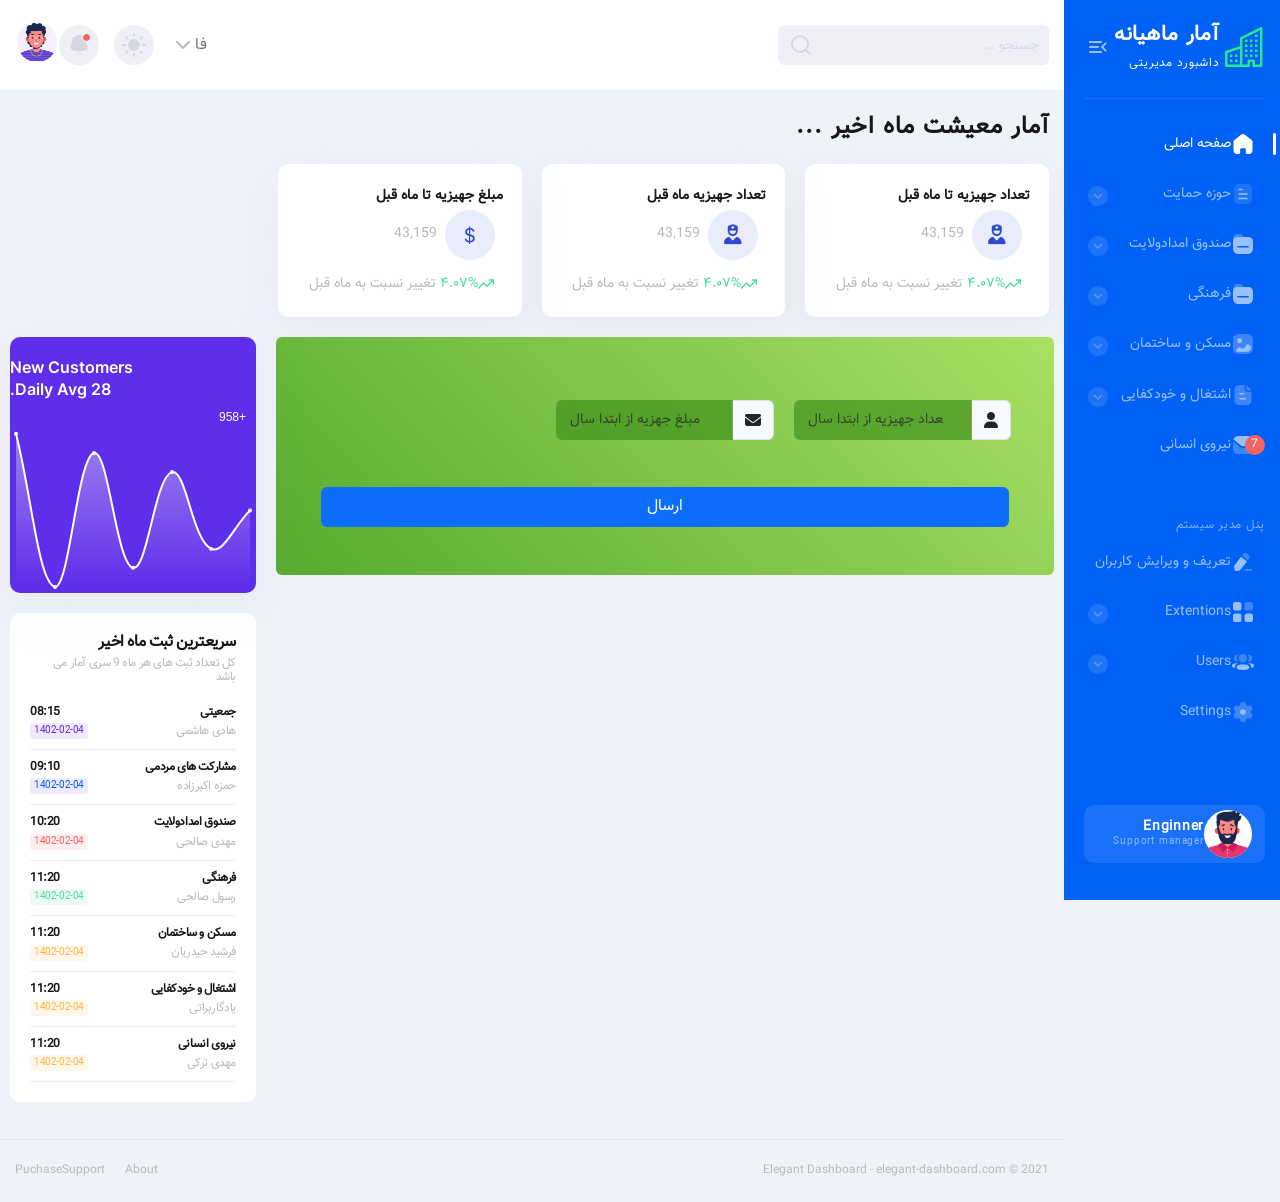
<file: dowry.html>
<!DOCTYPE html>
<html lang="fa" dir="rtl">

<head>
  <meta charset="UTF-8">
  <meta http-equiv="X-UA-Compatible" content="IE=edge">
  <meta name="viewport" content="width=device-width, initial-scale=1.0">
  <title>Elegant Dashboard | Dashboard</title>
  <!-- Favicon -->
  <link rel="shortcut icon" href="./img/svg/logo.svg" type="image/x-icon">
  <!-- Custom styles -->
  <link rel="stylesheet" href="https://cdn.jsdelivr.net/npm/bootstrap-icons@1.10.5/font/bootstrap-icons.css">
  <link rel="stylesheet" href="./css/bootstrap.rtl.min.css">
  <link rel="stylesheet" href="./css/style.css">
  <link rel="stylesheet" href="./css/font.css">
  <link rel="stylesheet" href="./css/Custome-style.css">
  <link rel="stylesheet" href="./css/all.min.css">

</head>

<body>
  <div class="layer"></div>
  <!-- ! Body -->
  <a class="skip-link sr-only" href="#skip-target">Skip to content</a>
  <div class="page-flex">



    <!-- ! Sidebar *********************************************-->
    <aside class="sidebar">
      <div class="sidebar-start">
        <div class="sidebar-head">
          <a href="/" class="logo-wrapper" title="Home">
            <span class="sr-only">Home</span>
            <!-- <span class="icon logo" aria-hidden="true"></span> -->
            <i class="bi bi-buildings"></i>
            <div class="logo-text">
              <span class="logo-title">آمار ماهیانه </span>
              <span class="logo-subtitle">داشبورد مدیریتی</span>
            </div>

          </a>
          <button class="sidebar-toggle transparent-btn" title="Menu" type="button">
            <span class="sr-only">Toggle menu</span>
            <span class="icon menu-toggle" aria-hidden="true"></span>
          </button>
        </div>
        <div class="sidebar-body">
          <ul class="sidebar-body-menu">
            <li>
              <a class="active" href="/"><span class="icon home" aria-hidden="true"></span>صفحه اصلی</a>
            </li>
            <li>
              <a class="show-cat-btn" href="##">
                <span class="icon document" aria-hidden="true"></span>حوزه حمایت
                <span class="category__btn transparent-btn" title="Open list">
                  <span class="sr-only">Open list</span>
                  <span class="icon arrow-down" aria-hidden="true"></span>
                </span>
              </a>
              <ul class="cat-sub-menu">
                <li>
                  <a href="insert-poplulation.html">آمار جمعیتی</a>
                </li>
                <li>
                  <a href="new-post.html"> آمار معیشت</a>
                </li>
                <li>
                  <a href="new-post.html">جهیزیه</a>
                </li>
                <li>
                  <a href="new-post.html">بیمه های اجتماعی</a>
                </li>
              </ul>
            </li>


            <li>
              <a class="show-cat-btn" href="##">
                <span class="icon folder" aria-hidden="true"></span>صندوق امدادولایت
                <span class="category__btn transparent-btn" title="Open list">
                  <span class="sr-only">Open list</span>
                  <span class="icon arrow-down" aria-hidden="true"></span>
                </span>
              </a>
              <ul class="cat-sub-menu">
                <li>
                  <a href="categories.html">صندوق امدادولایت</a>
                </li>
              </ul>
            </li>


            <li>
              <a class="show-cat-btn" href="##">
                <span class="icon folder" aria-hidden="true"></span>فرهنگی
                <span class="category__btn transparent-btn" title="Open list">
                  <span class="sr-only">Open list</span>
                  <span class="icon arrow-down" aria-hidden="true"></span>
                </span>
              </a>
              <ul class="cat-sub-menu">
                <li>
                  <a href="categories.html">فرهنگی</a>
                </li>
              </ul>
            </li>



            <li>
              <a class="show-cat-btn" href="##">
                <span class="icon image" aria-hidden="true"></span>مسکن و ساختمان
                <span class="category__btn transparent-btn" title="Open list">
                  <span class="sr-only">Open list</span>
                  <span class="icon arrow-down" aria-hidden="true"></span>
                </span>
              </a>
              <ul class="cat-sub-menu">
                <li>
                  <a href="media-01.html">ثبت آمار مسکن</a>
                </li>

              </ul>
            </li>
            <li>
              <a class="show-cat-btn" href="##">
                <span class="icon paper" aria-hidden="true"></span>اشتغال و خودکفایی
                <span class="category__btn transparent-btn" title="Open list">
                  <span class="sr-only">Open list</span>
                  <span class="icon arrow-down" aria-hidden="true"></span>
                </span>
              </a>
              <ul class="cat-sub-menu">
                <li>
                  <a href="pages.html">ثبت آمار اشتغال</a>
                </li>

              </ul>
            </li>
            <li>
              <a href="comments.html">
                <span class="icon message" aria-hidden="true"></span>
                نیروی انسانی
              </a>
              <span class="msg-counter">7</span>
            </li>
          </ul>
          <span class="system-menu__title mt-5">پنل مدیر سیستم</span>
          <ul class="sidebar-body-menu">
            <li>
              <a href="#"><span class="icon edit" aria-hidden="true"></span>تعریف و ویرایش کاربران</a>
            </li>
            <li>
              <a class="show-cat-btn" href="##">
                <span class="icon category" aria-hidden="true"></span>Extentions
                <span class="category__btn transparent-btn" title="Open list">
                  <span class="sr-only">Open list</span>
                  <span class="icon arrow-down" aria-hidden="true"></span>
                </span>
              </a>
              <ul class="cat-sub-menu">
                <li>
                  <a href="#">Extentions-01</a>
                </li>
                <li>
                  <a href="#">Extentions-02</a>
                </li>
              </ul>
            </li>
            <li>
              <a class="show-cat-btn" href="##">
                <span class="icon user-3" aria-hidden="true"></span>Users
                <span class="category__btn transparent-btn" title="Open list">
                  <span class="sr-only">Open list</span>
                  <span class="icon arrow-down" aria-hidden="true"></span>
                </span>
              </a>
              <ul class="cat-sub-menu">
                <li>
                  <a href="#">Users-01</a>
                </li>
                <li>
                  <a href="#">Users-02</a>
                </li>
              </ul>
            </li>
            <li>
              <a href="##"><span class="icon setting" aria-hidden="true"></span>Settings</a>
            </li>
          </ul>
        </div>
      </div>
      <div class="sidebar-footer">
        <a href="##" class="sidebar-user">
          <span class="sidebar-user-img">
            <picture>
              <source srcset="./img/avatar/avatar-illustrated-03.webp" type="image/webp"><img
                src="./img/avatar/avatar-illustrated-03.png" alt="User name">
            </picture>
          </span>
          <div class="sidebar-user-info">
            <span class="sidebar-user__title">Enginner</span>
            <span class="sidebar-user__subtitle">Support manager</span>
          </div>
        </a>
      </div>
    </aside>
    <!-- End Sidebar *-*****************************************************-->



    <div class="main-wrapper">
      <!-- ! Main nav -->
      <nav class="main-nav--bg">
        <div class="container main-nav">
          <div class="main-nav-start">
            <div class="search-wrapper">
              <i data-feather="search" aria-hidden="true"></i>
              <input type="text" placeholder="جستجو ...." required>
            </div>
          </div>
          <div class="main-nav-end">
            <button class="sidebar-toggle transparent-btn" title="Menu" type="button">
              <span class="sr-only">Toggle menu</span>
              <span class="icon menu-toggle--gray" aria-hidden="true"></span>
            </button>
            <div class="lang-switcher-wrapper">
              <button class="lang-switcher transparent-btn" type="button">
                فا
                <i data-feather="chevron-down" aria-hidden="true"></i>
              </button>
              <ul class="lang-menu dropdown">
                <li><a href="##">English</a></li>
                <li><a href="##">فارسی</a></li>
              </ul>
            </div>
            <button class="theme-switcher gray-circle-btn" type="button" title="Switch theme">
              <span class="sr-only">Switch theme</span>
              <i class="sun-icon" data-feather="sun" aria-hidden="true"></i>
              <i class="moon-icon" data-feather="moon" aria-hidden="true"></i>
            </button>
            <div class="notification-wrapper">
              <button class="gray-circle-btn dropdown-btn" title="To messages" type="button">
                <span class="sr-only">To messages</span>
                <span class="icon notification active" aria-hidden="true"></span>
              </button>
              <ul class="users-item-dropdown notification-dropdown dropdown">
                <li>
                  <a href="##">
                    <div class="notification-dropdown-icon info">
                      <i data-feather="check"></i>
                    </div>
                    <div class="notification-dropdown-text">
                      <span class="notification-dropdown__title">System just updated</span>
                      <span class="notification-dropdown__subtitle">The system has been successfully upgraded. Read more
                        here.</span>
                    </div>
                  </a>
                </li>
                <li>
                  <a href="##">
                    <div class="notification-dropdown-icon danger">
                      <i data-feather="info" aria-hidden="true"></i>
                    </div>
                    <div class="notification-dropdown-text">
                      <span class="notification-dropdown__title">The cache is full!</span>
                      <span class="notification-dropdown__subtitle">Unnecessary caches take up a lot of memory space and
                        interfere ...</span>
                    </div>
                  </a>
                </li>
                <li>
                  <a href="##">
                    <div class="notification-dropdown-icon info">
                      <i data-feather="check" aria-hidden="true"></i>
                    </div>
                    <div class="notification-dropdown-text">
                      <span class="notification-dropdown__title">New Subscriber here!</span>
                      <span class="notification-dropdown__subtitle">A new subscriber has subscribed.</span>
                    </div>
                  </a>
                </li>
                <li>
                  <a class="link-to-page" href="##">Go to Notifications page</a>
                </li>
              </ul>
            </div>
            <div class="nav-user-wrapper">
              <button href="##" class="nav-user-btn dropdown-btn" title="My profile" type="button">
                <span class="sr-only">My profile</span>
                <span class="nav-user-img">
                  <picture>
                    <source srcset="./img/avatar/avatar-illustrated-02.webp" type="image/webp"><img
                      src="./img/avatar/avatar-illustrated-02.png" alt="User name">
                  </picture>
                </span>
              </button>
              <ul class="users-item-dropdown nav-user-dropdown dropdown">
                <li><a href="##">
                    <i data-feather="user" aria-hidden="true"></i>
                    <span>پروفایل</span>
                  </a></li>
                <li><a href="##">
                    <i data-feather="settings" aria-hidden="true"></i>
                    <span>تنظیمات</span>
                  </a></li>
                <li><a class="danger" href="##">
                    <i data-feather="log-out" aria-hidden="true"></i>
                    <span>خروج</span>
                  </a></li>
              </ul>
            </div>
          </div>
        </div>
      </nav>
      <!-- ! Main -->
      <main class="main users chart-page" id="skip-target">
        <div class="container">
          <h2 class="main-title">آمار معیشت ماه اخیر ...</h2>

          <!--******** cards -->
          <div class="row stat-cards">


            <!-- ****** -->
            <div class="col-md-6 col-xl-3">
              <article class="stat-cards-item">
                <div class="stat-cards-info">
                  <p class="stat-cards-info__num">تعداد جهیزیه تا ماه قبل</p>
                  <div class="d-flex  align-items-center">
                    <i class="fa-solid fa-user-nurse  mx-2 stat-cards-icon primary"></i>
                    <p class="stat-cards-info__title">43,159</p>
                  </div>
                  <p class="stat-cards-info__progress mt-3">
                    <span class="stat-cards-info__profit success mx-1">
                      <i data-feather="trending-up" aria-hidden="true"></i>4.07%
                    </span>
                    تغییر نسبت به ماه قبل
                  </p>
                </div>
              </article>
            </div>
            <!-- ****** -->

            <!-- ****** -->
            <div class="col-md-6 col-xl-3">
              <article class="stat-cards-item">
                <div class="stat-cards-info">
                  <p class="stat-cards-info__num">تعداد جهیزیه ماه قبل</p>
                  <div class="d-flex  align-items-center">
                    <i class="fa-solid fa-user-nurse  mx-2 stat-cards-icon primary"></i>
                    <p class="stat-cards-info__title">43,159</p>
                  </div>
                  <p class="stat-cards-info__progress mt-3">
                    <span class="stat-cards-info__profit success mx-1">
                      <i data-feather="trending-up" aria-hidden="true"></i>4.07%
                    </span>
                    تغییر نسبت به ماه قبل
                  </p>
                </div>
              </article>
            </div>
            <!-- ****** -->
            <div class="col-md-6 col-xl-3">
              <article class="stat-cards-item">
                <div class="stat-cards-info">
                  <p class="stat-cards-info__num"> مبلغ جهیزیه تا ماه قبل</p>
                  <div class="d-flex  align-items-center">
                    <i class="bi bi-currency-dollar mx-2 stat-cards-icon primary"></i>
                    <p class="stat-cards-info__title">43,159</p>
                  </div>
                  <p class="stat-cards-info__progress mt-3">
                    <span class="stat-cards-info__profit success mx-1">
                      <i data-feather="trending-up" aria-hidden="true"></i>4.07%
                    </span>
                    تغییر نسبت به ماه قبل
                  </p>
                </div>
              </article>
            </div>
            <!-- ****** -->

          </div>

          <!-- ********** insert form********** -->
          <div class="row">
            <div class="col-lg-9">

              <form action="" class="insert-form p-5 rounded">
                <div class="row">
                  <div class="col-md-6 col-lg-4">
                    <div class="input-group mb-2">
                      <span class="input-group-text">
                        <i class="fa fa-user"></i>
                      </span>
                      <input type="number" id="inp" class="form-control" placeholder="تعداد جهیزیه از ابتدا سال">
                    </div>
                  </div>
                  <div class="col-md-6 col-lg-4">
                    <div class="input-group mb-2">
                      <span class="input-group-text">
                        <i class="fa-solid fa-envelope"></i>
                      </span>
                      <input type="number" class="form-control" placeholder="مبلغ جهزیه از ابتدا سال">
                    </div>
                  </div>

                  <div class="pt-4">
                    <input type="submit" value="ارسال" class="btn btn-primary  w-100 f-800">
                  </div>
                </div>
              </form>
            </div>





            <div class="col-lg-3">
              <article class="customers-wrapper">
                <canvas id="customersChart" aria-label="Customers statistics" role="img"></canvas>

              </article>
              <article class="white-block">
                <div class="top-cat-title">
                  <h3>سریعترین ثبت ماه اخیر</h3>
                  <p>کل تعداد ثبت های هر ماه 9 سری آمار می باشد</p>
                </div>
                <ul class="top-cat-list">
                  <li>
                    <a href="##">
                      <div class="top-cat-list__title">
                        جمعیتی <span>08:15</span>
                      </div>
                      <div class="top-cat-list__subtitle">
                        هادی هاشمی <span class="purple">1402-02-04</span>
                      </div>
                    </a>
                  </li>
                  <li>
                    <a href="##">
                      <div class="top-cat-list__title">
                        مشارکت های مردمی<span>09:10</span>
                      </div>
                      <div class="top-cat-list__subtitle">
                        حمزه اکبرزاده <span class="blue">1402-02-04</span>
                      </div>
                    </a>
                  </li>
                  <li>
                    <a href="##">
                      <div class="top-cat-list__title">
                        صندوق امدادولایت <span>10:20</span>
                      </div>
                      <div class="top-cat-list__subtitle">
                        مهدی صالحی <span class="danger">1402-02-04</span>
                      </div>
                    </a>
                  </li>
                  <li>
                    <a href="##">
                      <div class="top-cat-list__title">
                        فرهنگی <span>11:20</span>
                      </div>
                      <div class="top-cat-list__subtitle">
                        رسول صالحی <span class="success">1402-02-04</span>
                      </div>
                    </a>
                  </li>
                  <li>
                    <a href="##">
                      <div class="top-cat-list__title">
                        مسکن و ساختمان<span>11:20</span>
                      </div>
                      <div class="top-cat-list__subtitle">
                        فرشید حیدریان<span class="warning">1402-02-04</span>
                      </div>
                    </a>
                  </li>
                  <li>
                    <a href="##">
                      <div class="top-cat-list__title">
                        اشتغال و خودکفایی <span>11:20</span>
                      </div>
                      <div class="top-cat-list__subtitle">
                        یادگاربراتی <span class="warning">1402-02-04</span>
                      </div>
                    </a>
                  </li>
                  <li>
                    <a href="##">
                      <div class="top-cat-list__title">
                        نیروی انسانی <span>11:20</span>
                      </div>
                      <div class="top-cat-list__subtitle">
                        مهدی ترکی <span class="warning">1402-02-04</span>
                      </div>
                    </a>
                  </li>

                </ul>
              </article>
            </div>
          </div>
        </div>
      </main>
      <!-- ! Footer -->
      <footer class="footer">
        <div class="container footer--flex">
          <div class="footer-start">
            <p>2021 © Elegant Dashboard - <a href="elegant-dashboard.com" target="_blank"
                rel="noopener noreferrer">elegant-dashboard.com</a></p>
          </div>
          <ul class="footer-end">
            <li><a href="##">About</a></li>
            <li><a href="##">Support</a></li>
            <li><a href="##">Puchase</a></li>
          </ul>
        </div>
      </footer>
    </div>
  </div>
  <!-- Chart library -->
  <script src="./plugins/chart.min.js"></script>
  <!-- Icons library -->
  <script src="plugins/feather.min.js"></script>
  <!-- Custom scripts -->
  <script src="js/script.js"></script>
  <script src="js/bootstrap.bundle.min.js"></script>
</body>

</html>
</file>
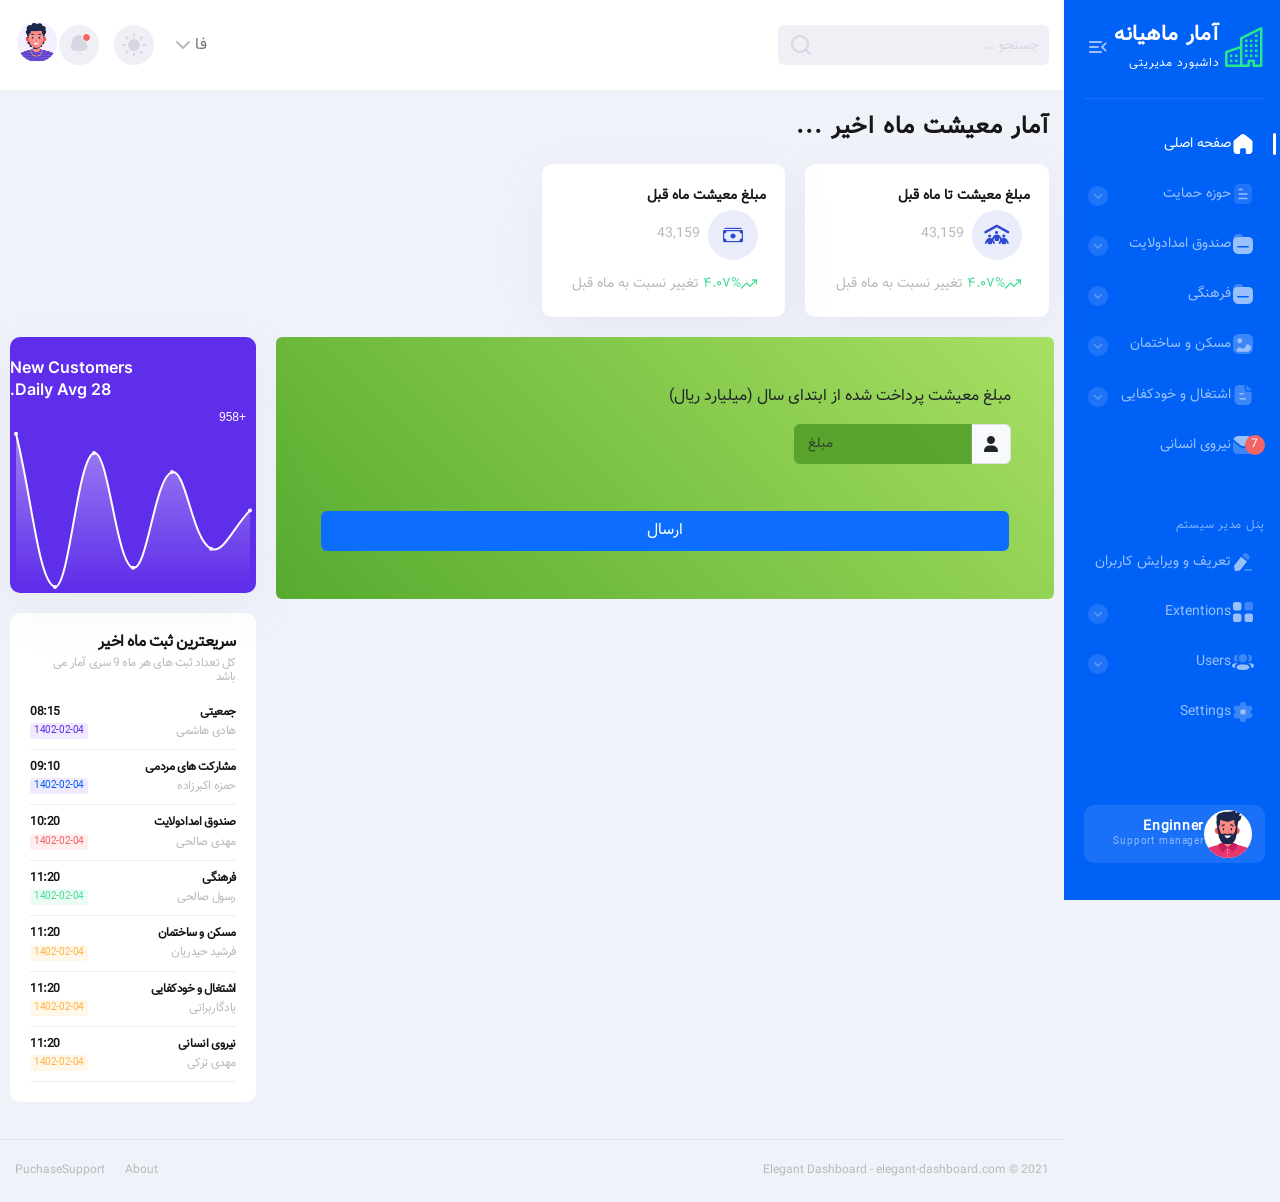
<file: economy.html>
<!DOCTYPE html>
<html lang="fa" dir="rtl">

<head>
  <meta charset="UTF-8">
  <meta http-equiv="X-UA-Compatible" content="IE=edge">
  <meta name="viewport" content="width=device-width, initial-scale=1.0">
  <title>Elegant Dashboard | Dashboard</title>
  <!-- Favicon -->
  <link rel="shortcut icon" href="./img/svg/logo.svg" type="image/x-icon">
  <!-- Custom styles -->
  <link rel="stylesheet" href="https://cdn.jsdelivr.net/npm/bootstrap-icons@1.10.5/font/bootstrap-icons.css">
  <link rel="stylesheet" href="./css/bootstrap.rtl.min.css">
  <link rel="stylesheet" href="./css/style.css">
  <link rel="stylesheet" href="./css/font.css">
  <link rel="stylesheet" href="./css/Custome-style.css">
  <link rel="stylesheet" href="./css/all.min.css">

</head>

<body>
  <div class="layer"></div>
  <!-- ! Body -->
  <a class="skip-link sr-only" href="#skip-target">Skip to content</a>
  <div class="page-flex">



    <!-- ! Sidebar *********************************************-->
    <aside class="sidebar">
      <div class="sidebar-start">
        <div class="sidebar-head">
          <a href="/" class="logo-wrapper" title="Home">
            <span class="sr-only">Home</span>
            <!-- <span class="icon logo" aria-hidden="true"></span> -->
            <i class="bi bi-buildings"></i>
            <div class="logo-text">
              <span class="logo-title">آمار ماهیانه </span>
              <span class="logo-subtitle">داشبورد مدیریتی</span>
            </div>

          </a>
          <button class="sidebar-toggle transparent-btn" title="Menu" type="button">
            <span class="sr-only">Toggle menu</span>
            <span class="icon menu-toggle" aria-hidden="true"></span>
          </button>
        </div>
        <div class="sidebar-body">
          <ul class="sidebar-body-menu">
            <li>
              <a class="active" href="/"><span class="icon home" aria-hidden="true"></span>صفحه اصلی</a>
            </li>
            <li>
              <a class="show-cat-btn" href="##">
                <span class="icon document" aria-hidden="true"></span>حوزه حمایت
                <span class="category__btn transparent-btn" title="Open list">
                  <span class="sr-only">Open list</span>
                  <span class="icon arrow-down" aria-hidden="true"></span>
                </span>
              </a>
              <ul class="cat-sub-menu">
                <li>
                  <a href="insert-poplulation.html">آمار جمعیتی</a>
                </li>
                <li>
                  <a href="new-post.html"> آمار معیشت</a>
                </li>
                <li>
                  <a href="new-post.html">جهیزیه</a>
                </li>
                <li>
                  <a href="new-post.html">بیمه های اجتماعی</a>
                </li>
              </ul>
            </li>


            <li>
              <a class="show-cat-btn" href="##">
                <span class="icon folder" aria-hidden="true"></span>صندوق امدادولایت
                <span class="category__btn transparent-btn" title="Open list">
                  <span class="sr-only">Open list</span>
                  <span class="icon arrow-down" aria-hidden="true"></span>
                </span>
              </a>
              <ul class="cat-sub-menu">
                <li>
                  <a href="categories.html">صندوق امدادولایت</a>
                </li>
              </ul>
            </li>


            <li>
              <a class="show-cat-btn" href="##">
                <span class="icon folder" aria-hidden="true"></span>فرهنگی
                <span class="category__btn transparent-btn" title="Open list">
                  <span class="sr-only">Open list</span>
                  <span class="icon arrow-down" aria-hidden="true"></span>
                </span>
              </a>
              <ul class="cat-sub-menu">
                <li>
                  <a href="categories.html">فرهنگی</a>
                </li>
              </ul>
            </li>



            <li>
              <a class="show-cat-btn" href="##">
                <span class="icon image" aria-hidden="true"></span>مسکن و ساختمان
                <span class="category__btn transparent-btn" title="Open list">
                  <span class="sr-only">Open list</span>
                  <span class="icon arrow-down" aria-hidden="true"></span>
                </span>
              </a>
              <ul class="cat-sub-menu">
                <li>
                  <a href="media-01.html">ثبت آمار مسکن</a>
                </li>

              </ul>
            </li>
            <li>
              <a class="show-cat-btn" href="##">
                <span class="icon paper" aria-hidden="true"></span>اشتغال و خودکفایی
                <span class="category__btn transparent-btn" title="Open list">
                  <span class="sr-only">Open list</span>
                  <span class="icon arrow-down" aria-hidden="true"></span>
                </span>
              </a>
              <ul class="cat-sub-menu">
                <li>
                  <a href="pages.html">ثبت آمار اشتغال</a>
                </li>

              </ul>
            </li>
            <li>
              <a href="comments.html">
                <span class="icon message" aria-hidden="true"></span>
                نیروی انسانی
              </a>
              <span class="msg-counter">7</span>
            </li>
          </ul>
          <span class="system-menu__title mt-5">پنل مدیر سیستم</span>
          <ul class="sidebar-body-menu">
            <li>
              <a href="#"><span class="icon edit" aria-hidden="true"></span>تعریف و ویرایش کاربران</a>
            </li>
            <li>
              <a class="show-cat-btn" href="##">
                <span class="icon category" aria-hidden="true"></span>Extentions
                <span class="category__btn transparent-btn" title="Open list">
                  <span class="sr-only">Open list</span>
                  <span class="icon arrow-down" aria-hidden="true"></span>
                </span>
              </a>
              <ul class="cat-sub-menu">
                <li>
                  <a href="#">Extentions-01</a>
                </li>
                <li>
                  <a href="#">Extentions-02</a>
                </li>
              </ul>
            </li>
            <li>
              <a class="show-cat-btn" href="##">
                <span class="icon user-3" aria-hidden="true"></span>Users
                <span class="category__btn transparent-btn" title="Open list">
                  <span class="sr-only">Open list</span>
                  <span class="icon arrow-down" aria-hidden="true"></span>
                </span>
              </a>
              <ul class="cat-sub-menu">
                <li>
                  <a href="#">Users-01</a>
                </li>
                <li>
                  <a href="#">Users-02</a>
                </li>
              </ul>
            </li>
            <li>
              <a href="##"><span class="icon setting" aria-hidden="true"></span>Settings</a>
            </li>
          </ul>
        </div>
      </div>
      <div class="sidebar-footer">
        <a href="##" class="sidebar-user">
          <span class="sidebar-user-img">
            <picture>
              <source srcset="./img/avatar/avatar-illustrated-03.webp" type="image/webp"><img
                src="./img/avatar/avatar-illustrated-03.png" alt="User name">
            </picture>
          </span>
          <div class="sidebar-user-info">
            <span class="sidebar-user__title">Enginner</span>
            <span class="sidebar-user__subtitle">Support manager</span>
          </div>
        </a>
      </div>
    </aside>
    <!-- End Sidebar *-*****************************************************-->



    <div class="main-wrapper">
      <!-- ! Main nav -->
      <nav class="main-nav--bg">
        <div class="container main-nav">
          <div class="main-nav-start">
            <div class="search-wrapper">
              <i data-feather="search" aria-hidden="true"></i>
              <input type="text" placeholder="جستجو ...." required>
            </div>
          </div>
          <div class="main-nav-end">
            <button class="sidebar-toggle transparent-btn" title="Menu" type="button">
              <span class="sr-only">Toggle menu</span>
              <span class="icon menu-toggle--gray" aria-hidden="true"></span>
            </button>
            <div class="lang-switcher-wrapper">
              <button class="lang-switcher transparent-btn" type="button">
                فا
                <i data-feather="chevron-down" aria-hidden="true"></i>
              </button>
              <ul class="lang-menu dropdown">
                <li><a href="##">English</a></li>
                <li><a href="##">فارسی</a></li>
              </ul>
            </div>
            <button class="theme-switcher gray-circle-btn" type="button" title="Switch theme">
              <span class="sr-only">Switch theme</span>
              <i class="sun-icon" data-feather="sun" aria-hidden="true"></i>
              <i class="moon-icon" data-feather="moon" aria-hidden="true"></i>
            </button>
            <div class="notification-wrapper">
              <button class="gray-circle-btn dropdown-btn" title="To messages" type="button">
                <span class="sr-only">To messages</span>
                <span class="icon notification active" aria-hidden="true"></span>
              </button>
              <ul class="users-item-dropdown notification-dropdown dropdown">
                <li>
                  <a href="##">
                    <div class="notification-dropdown-icon info">
                      <i data-feather="check"></i>
                    </div>
                    <div class="notification-dropdown-text">
                      <span class="notification-dropdown__title">System just updated</span>
                      <span class="notification-dropdown__subtitle">The system has been successfully upgraded. Read more
                        here.</span>
                    </div>
                  </a>
                </li>
                <li>
                  <a href="##">
                    <div class="notification-dropdown-icon danger">
                      <i data-feather="info" aria-hidden="true"></i>
                    </div>
                    <div class="notification-dropdown-text">
                      <span class="notification-dropdown__title">The cache is full!</span>
                      <span class="notification-dropdown__subtitle">Unnecessary caches take up a lot of memory space and
                        interfere ...</span>
                    </div>
                  </a>
                </li>
                <li>
                  <a href="##">
                    <div class="notification-dropdown-icon info">
                      <i data-feather="check" aria-hidden="true"></i>
                    </div>
                    <div class="notification-dropdown-text">
                      <span class="notification-dropdown__title">New Subscriber here!</span>
                      <span class="notification-dropdown__subtitle">A new subscriber has subscribed.</span>
                    </div>
                  </a>
                </li>
                <li>
                  <a class="link-to-page" href="##">Go to Notifications page</a>
                </li>
              </ul>
            </div>
            <div class="nav-user-wrapper">
              <button href="##" class="nav-user-btn dropdown-btn" title="My profile" type="button">
                <span class="sr-only">My profile</span>
                <span class="nav-user-img">
                  <picture>
                    <source srcset="./img/avatar/avatar-illustrated-02.webp" type="image/webp"><img
                      src="./img/avatar/avatar-illustrated-02.png" alt="User name">
                  </picture>
                </span>
              </button>
              <ul class="users-item-dropdown nav-user-dropdown dropdown">
                <li><a href="##">
                    <i data-feather="user" aria-hidden="true"></i>
                    <span>پروفایل</span>
                  </a></li>
                <li><a href="##">
                    <i data-feather="settings" aria-hidden="true"></i>
                    <span>تنظیمات</span>
                  </a></li>
                <li><a class="danger" href="##">
                    <i data-feather="log-out" aria-hidden="true"></i>
                    <span>خروج</span>
                  </a></li>
              </ul>
            </div>
          </div>
        </div>
      </nav>
      <!-- ! Main -->
      <main class="main users chart-page" id="skip-target">
        <div class="container">
          <h2 class="main-title">آمار معیشت ماه اخیر ...</h2>
          <div class="row stat-cards">


            <!-- **** -->
            <div class="col-md-6 col-xl-3">
              <article class="stat-cards-item">
                <div class="stat-cards-info">
                  <p class="stat-cards-info__num"> مبلغ معیشت تا ماه قبل</p>
                  <div class="d-flex  align-items-center">
                    <i class="fa-solid mx-2 fa-people-roof stat-cards-icon primary"></i>
                    <p class="stat-cards-info__title">43,159</p>
                  </div>
                  <p class="stat-cards-info__progress mt-3">
                    <span class="stat-cards-info__profit success mx-1">
                      <i data-feather="trending-up" aria-hidden="true"></i>4.07%
                    </span>
                    تغییر نسبت به ماه قبل
                  </p>
                </div>
              </article>
            </div>
            <!-- ****** -->
            <div class="col-md-6 col-xl-3">
              <article class="stat-cards-item">
                <div class="stat-cards-info">
                  <p class="stat-cards-info__num">مبلغ معیشت ماه قبل</p>
                  <div class="d-flex  align-items-center">
                    <i class="bi bi-cash-stack mx-2 stat-cards-icon primary"></i>
                    <p class="stat-cards-info__title">43,159</p>
                  </div>
                  <p class="stat-cards-info__progress mt-3">
                    <span class="stat-cards-info__profit success mx-1">
                      <i data-feather="trending-up" aria-hidden="true"></i>4.07%
                    </span>
                    تغییر نسبت به ماه قبل
                  </p>
                </div>
              </article>
            </div>
            <!-- ****** -->


          </div>
          <div class="row stat-cards">


          </div>
          <!-- ******************** -->
          <div class="row">
            <div class="col-lg-9">

              <form action="" class="insert-form p-5 rounded">
                <div class="row">
                  <div class="col-md-6 col-lg-4">
                    <label for="inp">مبلغ معیشت پرداخت شده از ابتدای سال (میلیارد ريال)</label>
                    <div class="input-group mb-2">
                      <span class="input-group-text">
                        <i class="fa fa-user"></i>
                      </span>
                      <input type="number" id="inp" class="form-control" placeholder="مبلغ">
                    </div>
                  </div>
                  <div class="pt-4">
                    <input type="submit" value="ارسال" class="btn btn-primary  w-100 f-800">
                  </div>
                </div>
              </form>
            </div>





            <div class="col-lg-3">
              <article class="customers-wrapper">
                <canvas id="customersChart" aria-label="Customers statistics" role="img"></canvas>

              </article>
              <article class="white-block">
                <div class="top-cat-title">
                  <h3>سریعترین ثبت ماه اخیر</h3>
                  <p>کل تعداد ثبت های هر ماه 9 سری آمار می باشد</p>
                </div>
                <ul class="top-cat-list">
                  <li>
                    <a href="##">
                      <div class="top-cat-list__title">
                        جمعیتی <span>08:15</span>
                      </div>
                      <div class="top-cat-list__subtitle">
                        هادی هاشمی <span class="purple">1402-02-04</span>
                      </div>
                    </a>
                  </li>
                  <li>
                    <a href="##">
                      <div class="top-cat-list__title">
                        مشارکت های مردمی<span>09:10</span>
                      </div>
                      <div class="top-cat-list__subtitle">
                        حمزه اکبرزاده <span class="blue">1402-02-04</span>
                      </div>
                    </a>
                  </li>
                  <li>
                    <a href="##">
                      <div class="top-cat-list__title">
                        صندوق امدادولایت <span>10:20</span>
                      </div>
                      <div class="top-cat-list__subtitle">
                        مهدی صالحی <span class="danger">1402-02-04</span>
                      </div>
                    </a>
                  </li>
                  <li>
                    <a href="##">
                      <div class="top-cat-list__title">
                        فرهنگی <span>11:20</span>
                      </div>
                      <div class="top-cat-list__subtitle">
                        رسول صالحی <span class="success">1402-02-04</span>
                      </div>
                    </a>
                  </li>
                  <li>
                    <a href="##">
                      <div class="top-cat-list__title">
                        مسکن و ساختمان<span>11:20</span>
                      </div>
                      <div class="top-cat-list__subtitle">
                        فرشید حیدریان<span class="warning">1402-02-04</span>
                      </div>
                    </a>
                  </li>
                  <li>
                    <a href="##">
                      <div class="top-cat-list__title">
                        اشتغال و خودکفایی <span>11:20</span>
                      </div>
                      <div class="top-cat-list__subtitle">
                        یادگاربراتی <span class="warning">1402-02-04</span>
                      </div>
                    </a>
                  </li>
                  <li>
                    <a href="##">
                      <div class="top-cat-list__title">
                        نیروی انسانی <span>11:20</span>
                      </div>
                      <div class="top-cat-list__subtitle">
                        مهدی ترکی <span class="warning">1402-02-04</span>
                      </div>
                    </a>
                  </li>

                </ul>
              </article>
            </div>
          </div>
        </div>
      </main>
      <!-- ! Footer -->
      <footer class="footer">
        <div class="container footer--flex">
          <div class="footer-start">
            <p>2021 © Elegant Dashboard - <a href="elegant-dashboard.com" target="_blank"
                rel="noopener noreferrer">elegant-dashboard.com</a></p>
          </div>
          <ul class="footer-end">
            <li><a href="##">About</a></li>
            <li><a href="##">Support</a></li>
            <li><a href="##">Puchase</a></li>
          </ul>
        </div>
      </footer>
    </div>
  </div>
  <!-- Chart library -->
  <script src="./plugins/chart.min.js"></script>
  <!-- Icons library -->
  <script src="plugins/feather.min.js"></script>
  <!-- Custom scripts -->
  <script src="js/script.js"></script>
  <script src="js/bootstrap.bundle.min.js"></script>
</body>

</html>
</file>
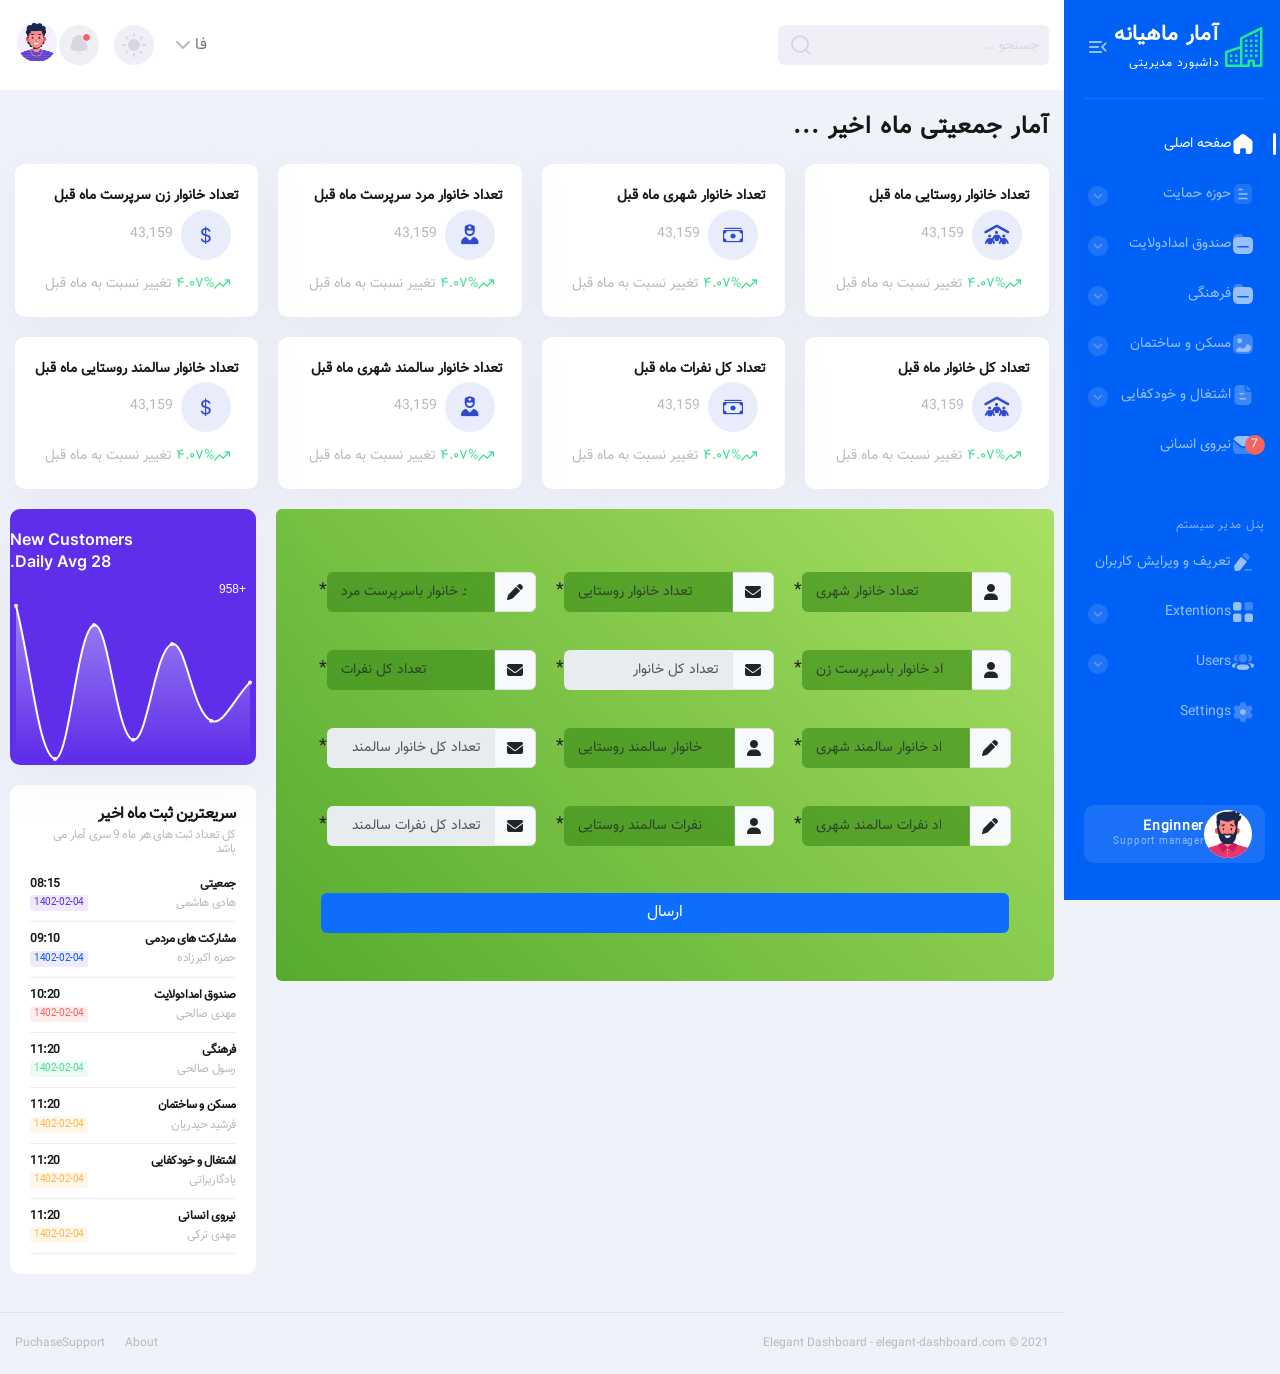
<file: insert-poplulation.html>
<!DOCTYPE html>
<html lang="fa" dir="rtl">

<head>
  <meta charset="UTF-8">
  <meta http-equiv="X-UA-Compatible" content="IE=edge">
  <meta name="viewport" content="width=device-width, initial-scale=1.0">
  <title>Elegant Dashboard | Dashboard</title>
  <!-- Favicon -->
  <link rel="shortcut icon" href="./img/svg/logo.svg" type="image/x-icon">
  <!-- Custom styles -->
  <link rel="stylesheet" href="https://cdn.jsdelivr.net/npm/bootstrap-icons@1.10.5/font/bootstrap-icons.css">
  <link rel="stylesheet" href="./css/bootstrap.rtl.min.css">
  <link rel="stylesheet" href="./css/style.css">
  <link rel="stylesheet" href="./css/font.css">
  <link rel="stylesheet" href="./css/Custome-style.css">
  <link rel="stylesheet" href="./css/all.min.css">
  <style>
    .input-group::after {
      content: "*";
      display: flex;
      align-items: center;
      font-size: large;
      /* color: red; */

    }

    input+:after {
      color: red;
    }
  </style>
</head>

<body>
  <div class="layer"></div>
  <!-- ! Body -->
  <a class="skip-link sr-only" href="#skip-target">Skip to content</a>
  <div class="page-flex">



    <!-- ! Sidebar *********************************************-->
    <aside class="sidebar">
      <div class="sidebar-start">
        <div class="sidebar-head">
          <a href="/" class="logo-wrapper" title="Home">
            <span class="sr-only">Home</span>
            <!-- <span class="icon logo" aria-hidden="true"></span> -->
            <i class="bi bi-buildings"></i>
            <div class="logo-text">
              <span class="logo-title">آمار ماهیانه </span>
              <span class="logo-subtitle">داشبورد مدیریتی</span>
            </div>

          </a>
          <button class="sidebar-toggle transparent-btn" title="Menu" type="button">
            <span class="sr-only">Toggle menu</span>
            <span class="icon menu-toggle" aria-hidden="true"></span>
          </button>
        </div>
        <div class="sidebar-body">
          <ul class="sidebar-body-menu">
            <li>
              <a class="active" href="/"><span class="icon home" aria-hidden="true"></span>صفحه اصلی</a>
            </li>
            <li>
              <a class="show-cat-btn" href="##">
                <span class="icon document" aria-hidden="true"></span>حوزه حمایت
                <span class="category__btn transparent-btn" title="Open list">
                  <span class="sr-only">Open list</span>
                  <span class="icon arrow-down" aria-hidden="true"></span>
                </span>
              </a>
              <ul class="cat-sub-menu">
                <li>
                  <a href="insert-poplulation.html">آمار جمعیتی</a>
                </li>
                <li>
                  <a href="new-post.html"> آمار معیشت</a>
                </li>
                <li>
                  <a href="new-post.html">جهیزیه</a>
                </li>
                <li>
                  <a href="new-post.html">بیمه های اجتماعی</a>
                </li>
              </ul>
            </li>


            <li>
              <a class="show-cat-btn" href="##">
                <span class="icon folder" aria-hidden="true"></span>صندوق امدادولایت
                <span class="category__btn transparent-btn" title="Open list">
                  <span class="sr-only">Open list</span>
                  <span class="icon arrow-down" aria-hidden="true"></span>
                </span>
              </a>
              <ul class="cat-sub-menu">
                <li>
                  <a href="categories.html">صندوق امدادولایت</a>
                </li>
              </ul>
            </li>


            <li>
              <a class="show-cat-btn" href="##">
                <span class="icon folder" aria-hidden="true"></span>فرهنگی
                <span class="category__btn transparent-btn" title="Open list">
                  <span class="sr-only">Open list</span>
                  <span class="icon arrow-down" aria-hidden="true"></span>
                </span>
              </a>
              <ul class="cat-sub-menu">
                <li>
                  <a href="categories.html">فرهنگی</a>
                </li>
              </ul>
            </li>



            <li>
              <a class="show-cat-btn" href="##">
                <span class="icon image" aria-hidden="true"></span>مسکن و ساختمان
                <span class="category__btn transparent-btn" title="Open list">
                  <span class="sr-only">Open list</span>
                  <span class="icon arrow-down" aria-hidden="true"></span>
                </span>
              </a>
              <ul class="cat-sub-menu">
                <li>
                  <a href="media-01.html">ثبت آمار مسکن</a>
                </li>

              </ul>
            </li>
            <li>
              <a class="show-cat-btn" href="##">
                <span class="icon paper" aria-hidden="true"></span>اشتغال و خودکفایی
                <span class="category__btn transparent-btn" title="Open list">
                  <span class="sr-only">Open list</span>
                  <span class="icon arrow-down" aria-hidden="true"></span>
                </span>
              </a>
              <ul class="cat-sub-menu">
                <li>
                  <a href="pages.html">ثبت آمار اشتغال</a>
                </li>

              </ul>
            </li>
            <li>
              <a href="comments.html">
                <span class="icon message" aria-hidden="true"></span>
                نیروی انسانی
              </a>
              <span class="msg-counter">7</span>
            </li>
          </ul>
          <span class="system-menu__title mt-5">پنل مدیر سیستم</span>
          <ul class="sidebar-body-menu">
            <li>
              <a href="#"><span class="icon edit" aria-hidden="true"></span>تعریف و ویرایش کاربران</a>
            </li>
            <li>
              <a class="show-cat-btn" href="##">
                <span class="icon category" aria-hidden="true"></span>Extentions
                <span class="category__btn transparent-btn" title="Open list">
                  <span class="sr-only">Open list</span>
                  <span class="icon arrow-down" aria-hidden="true"></span>
                </span>
              </a>
              <ul class="cat-sub-menu">
                <li>
                  <a href="#">Extentions-01</a>
                </li>
                <li>
                  <a href="#">Extentions-02</a>
                </li>
              </ul>
            </li>
            <li>
              <a class="show-cat-btn" href="##">
                <span class="icon user-3" aria-hidden="true"></span>Users
                <span class="category__btn transparent-btn" title="Open list">
                  <span class="sr-only">Open list</span>
                  <span class="icon arrow-down" aria-hidden="true"></span>
                </span>
              </a>
              <ul class="cat-sub-menu">
                <li>
                  <a href="#">Users-01</a>
                </li>
                <li>
                  <a href="#">Users-02</a>
                </li>
              </ul>
            </li>
            <li>
              <a href="##"><span class="icon setting" aria-hidden="true"></span>Settings</a>
            </li>
          </ul>
        </div>
      </div>
      <div class="sidebar-footer">
        <a href="##" class="sidebar-user">
          <span class="sidebar-user-img">
            <picture>
              <source srcset="./img/avatar/avatar-illustrated-03.webp" type="image/webp"><img
                src="./img/avatar/avatar-illustrated-03.png" alt="User name">
            </picture>
          </span>
          <div class="sidebar-user-info">
            <span class="sidebar-user__title">Enginner</span>
            <span class="sidebar-user__subtitle">Support manager</span>
          </div>
        </a>
      </div>
    </aside>
    <!-- End Sidebar *-*****************************************************-->



    <div class="main-wrapper">
      <!-- ! Main nav -->
      <nav class="main-nav--bg">
        <div class="container main-nav">
          <div class="main-nav-start">
            <div class="search-wrapper">
              <i data-feather="search" aria-hidden="true"></i>
              <input type="text" placeholder="جستجو ...." required>
            </div>
          </div>
          <div class="main-nav-end">
            <button class="sidebar-toggle transparent-btn" title="Menu" type="button">
              <span class="sr-only">Toggle menu</span>
              <span class="icon menu-toggle--gray" aria-hidden="true"></span>
            </button>
            <div class="lang-switcher-wrapper">
              <button class="lang-switcher transparent-btn" type="button">
                فا
                <i data-feather="chevron-down" aria-hidden="true"></i>
              </button>
              <ul class="lang-menu dropdown">
                <li><a href="##">English</a></li>
                <li><a href="##">فارسی</a></li>
              </ul>
            </div>
            <button class="theme-switcher gray-circle-btn" type="button" title="Switch theme">
              <span class="sr-only">Switch theme</span>
              <i class="sun-icon" data-feather="sun" aria-hidden="true"></i>
              <i class="moon-icon" data-feather="moon" aria-hidden="true"></i>
            </button>
            <div class="notification-wrapper">
              <button class="gray-circle-btn dropdown-btn" title="To messages" type="button">
                <span class="sr-only">To messages</span>
                <span class="icon notification active" aria-hidden="true"></span>
              </button>
              <ul class="users-item-dropdown notification-dropdown dropdown">
                <li>
                  <a href="##">
                    <div class="notification-dropdown-icon info">
                      <i data-feather="check"></i>
                    </div>
                    <div class="notification-dropdown-text">
                      <span class="notification-dropdown__title">System just updated</span>
                      <span class="notification-dropdown__subtitle">The system has been successfully upgraded. Read more
                        here.</span>
                    </div>
                  </a>
                </li>
                <li>
                  <a href="##">
                    <div class="notification-dropdown-icon danger">
                      <i data-feather="info" aria-hidden="true"></i>
                    </div>
                    <div class="notification-dropdown-text">
                      <span class="notification-dropdown__title">The cache is full!</span>
                      <span class="notification-dropdown__subtitle">Unnecessary caches take up a lot of memory space and
                        interfere ...</span>
                    </div>
                  </a>
                </li>
                <li>
                  <a href="##">
                    <div class="notification-dropdown-icon info">
                      <i data-feather="check" aria-hidden="true"></i>
                    </div>
                    <div class="notification-dropdown-text">
                      <span class="notification-dropdown__title">New Subscriber here!</span>
                      <span class="notification-dropdown__subtitle">A new subscriber has subscribed.</span>
                    </div>
                  </a>
                </li>
                <li>
                  <a class="link-to-page" href="##">Go to Notifications page</a>
                </li>
              </ul>
            </div>
            <div class="nav-user-wrapper">
              <button href="##" class="nav-user-btn dropdown-btn" title="My profile" type="button">
                <span class="sr-only">My profile</span>
                <span class="nav-user-img">
                  <picture>
                    <source srcset="./img/avatar/avatar-illustrated-02.webp" type="image/webp"><img
                      src="./img/avatar/avatar-illustrated-02.png" alt="User name">
                  </picture>
                </span>
              </button>
              <ul class="users-item-dropdown nav-user-dropdown dropdown">
                <li><a href="##">
                    <i data-feather="user" aria-hidden="true"></i>
                    <span>پروفایل</span>
                  </a></li>
                <li><a href="##">
                    <i data-feather="settings" aria-hidden="true"></i>
                    <span>تنظیمات</span>
                  </a></li>
                <li><a class="danger" href="##">
                    <i data-feather="log-out" aria-hidden="true"></i>
                    <span>خروج</span>
                  </a></li>
              </ul>
            </div>
          </div>
        </div>
      </nav>
      <!-- ! Main -->
      <main class="main users chart-page" id="skip-target">
        <div class="container">
          <h2 class="main-title">آمار جمعیتی ماه اخیر ...</h2>
          <div class="row stat-cards">


            <!-- **** -->
            <div class="col-md-6 col-xl-3">
              <article class="stat-cards-item">
                <div class="stat-cards-info">
                  <p class="stat-cards-info__num">تعداد خانوار روستایی ماه قبل</p>
                  <div class="d-flex  align-items-center">
                    <i class="fa-solid mx-2 fa-people-roof stat-cards-icon primary"></i>
                    <p class="stat-cards-info__title">43,159</p>
                  </div>
                  <p class="stat-cards-info__progress mt-3">
                    <span class="stat-cards-info__profit success mx-1">
                      <i data-feather="trending-up" aria-hidden="true"></i>4.07%
                    </span>
                    تغییر نسبت به ماه قبل
                  </p>
                </div>
              </article>
            </div>
            <!-- ****** -->
            <div class="col-md-6 col-xl-3">
              <article class="stat-cards-item">
                <div class="stat-cards-info">
                  <p class="stat-cards-info__num">تعداد خانوار شهری ماه قبل</p>
                  <div class="d-flex  align-items-center">
                    <i class="bi bi-cash-stack mx-2 stat-cards-icon primary"></i>
                    <p class="stat-cards-info__title">43,159</p>
                  </div>
                  <p class="stat-cards-info__progress mt-3">
                    <span class="stat-cards-info__profit success mx-1">
                      <i data-feather="trending-up" aria-hidden="true"></i>4.07%
                    </span>
                    تغییر نسبت به ماه قبل
                  </p>
                </div>
              </article>
            </div>
            <!-- ****** -->
            <div class="col-md-6 col-xl-3">
              <article class="stat-cards-item">
                <div class="stat-cards-info">
                  <p class="stat-cards-info__num">تعداد خانوار مرد سرپرست ماه قبل</p>
                  <div class="d-flex  align-items-center">
                    <i class="fa-solid fa-user-nurse  mx-2 stat-cards-icon primary"></i>
                    <p class="stat-cards-info__title">43,159</p>
                  </div>
                  <p class="stat-cards-info__progress mt-3">
                    <span class="stat-cards-info__profit success mx-1">
                      <i data-feather="trending-up" aria-hidden="true"></i>4.07%
                    </span>
                    تغییر نسبت به ماه قبل
                  </p>
                </div>
              </article>
            </div>
            <!-- ****** -->
            <div class="col-md-6 col-xl-3">
              <article class="stat-cards-item">
                <div class="stat-cards-info">
                  <p class="stat-cards-info__num"> تعداد خانوار زن سرپرست ماه قبل</p>
                  <div class="d-flex  align-items-center">
                    <i class="bi bi-currency-dollar mx-2 stat-cards-icon primary"></i>
                    <p class="stat-cards-info__title">43,159</p>
                  </div>
                  <p class="stat-cards-info__progress mt-3">
                    <span class="stat-cards-info__profit success mx-1">
                      <i data-feather="trending-up" aria-hidden="true"></i>4.07%
                    </span>
                    تغییر نسبت به ماه قبل
                  </p>
                </div>
              </article>
            </div>
            <!-- ****** -->

          </div>
          <div class="row stat-cards">


            <!-- **** -->
            <div class="col-md-6 col-xl-3">
              <article class="stat-cards-item">
                <div class="stat-cards-info">
                  <p class="stat-cards-info__num">تعداد کل خانوار ماه قبل</p>
                  <div class="d-flex  align-items-center">
                    <i class="fa-solid mx-2 fa-people-roof stat-cards-icon primary"></i>
                    <p class="stat-cards-info__title">43,159</p>
                  </div>
                  <p class="stat-cards-info__progress mt-3">
                    <span class="stat-cards-info__profit success mx-1">
                      <i data-feather="trending-up" aria-hidden="true"></i>4.07%
                    </span>
                    تغییر نسبت به ماه قبل
                  </p>
                </div>
              </article>
            </div>
            <!-- ****** -->
            <div class="col-md-6 col-xl-3">
              <article class="stat-cards-item">
                <div class="stat-cards-info">
                  <p class="stat-cards-info__num">تعداد کل نفرات ماه قبل</p>
                  <div class="d-flex  align-items-center">
                    <i class="bi bi-cash-stack mx-2 stat-cards-icon primary"></i>
                    <p class="stat-cards-info__title">43,159</p>
                  </div>
                  <p class="stat-cards-info__progress mt-3">
                    <span class="stat-cards-info__profit success mx-1">
                      <i data-feather="trending-up" aria-hidden="true"></i>4.07%
                    </span>
                    تغییر نسبت به ماه قبل
                  </p>
                </div>
              </article>
            </div>
            <!-- ****** -->
            <div class="col-md-6 col-xl-3">
              <article class="stat-cards-item">
                <div class="stat-cards-info">
                  <p class="stat-cards-info__num">تعداد خانوار سالمند شهری ماه قبل</p>
                  <div class="d-flex  align-items-center">
                    <i class="fa-solid fa-user-nurse  mx-2 stat-cards-icon primary"></i>
                    <p class="stat-cards-info__title">43,159</p>
                  </div>
                  <p class="stat-cards-info__progress mt-3">
                    <span class="stat-cards-info__profit success mx-1">
                      <i data-feather="trending-up" aria-hidden="true"></i>4.07%
                    </span>
                    تغییر نسبت به ماه قبل
                  </p>
                </div>
              </article>
            </div>
            <!-- ****** -->
            <div class="col-md-6 col-xl-3">
              <article class="stat-cards-item">
                <div class="stat-cards-info">
                  <p class="stat-cards-info__num"> تعداد خانوار سالمند روستایی ماه قبل</p>
                  <div class="d-flex  align-items-center">
                    <i class="bi bi-currency-dollar mx-2 stat-cards-icon primary"></i>
                    <p class="stat-cards-info__title">43,159</p>
                  </div>
                  <p class="stat-cards-info__progress mt-3">
                    <span class="stat-cards-info__profit success mx-1">
                      <i data-feather="trending-up" aria-hidden="true"></i>4.07%
                    </span>
                    تغییر نسبت به ماه قبل
                  </p>
                </div>
              </article>
            </div>
            <!-- ****** -->

          </div>
          <!-- ******************** -->
          <div class="row">
            <div class="col-lg-9">

              <form action="" class="insert-form p-5 rounded">
                <div class="row">
                  <div class="col-md-6 col-lg-4">
                    <div class="input-group mb-2">
                      <span class="input-group-text">
                        <i class="fa fa-user"></i>
                      </span>
                      <input type="number" class="form-control" placeholder="تعداد خانوار شهری">
                    </div>
                  </div>
                  <div class="col-md-6 col-lg-4">
                    <div class="input-group mb-2">
                      <span class="input-group-text">
                        <i class="fa-solid fa-envelope"></i>
                      </span>
                      <input type="number" class="form-control" placeholder="تعداد خانوار روستایی">
                    </div>
                  </div>
                  <div class="col-md-6 col-lg-4">
                    <div class="input-group mb-2">
                      <span class="input-group-text">
                        <i class="fas fa-pen"></i>
                      </span>
                      <input type="number" class="form-control" placeholder="تعداد خانوار باسرپرست مرد">
                    </div>
                  </div>


                  <div class="col-md-6 col-lg-4">
                    <div class="input-group mb-2">
                      <span class="input-group-text">
                        <i class="fa fa-user"></i>
                      </span>
                      <input type="number" class="form-control " placeholder="تعداد خانوار باسرپرست زن">
                    </div>
                  </div>
                  <div class="col-md-6 col-lg-4">
                    <div class="input-group mb-2">
                      <span class="input-group-text">
                        <i class="fa-solid fa-envelope"></i>
                      </span>
                      <input disabled type="text" class="form-control" placeholder="تعداد کل خانوار">
                    </div>
                  </div>
                  <div class="col-md-6 col-lg-4">
                    <div class="input-group mb-2">
                      <span class="input-group-text">
                        <i class="fa-solid fa-envelope"></i>
                      </span>
                      <input type="number" class="form-control" placeholder="تعداد کل نفرات">
                    </div>
                  </div>
                  <div class="col-md-6 col-lg-4">
                    <div class="input-group mb-2">
                      <span class="input-group-text">
                        <i class="fas fa-pen"></i>
                      </span>
                      <input type="number" class="form-control" placeholder="تعداد خانوار سالمند شهری">
                    </div>
                  </div>


                  <div class="col-md-6 col-lg-4">
                    <div class="input-group mb-2">
                      <span class="input-group-text">
                        <i class="fa fa-user"></i>
                      </span>
                      <input type="number" class="form-control " placeholder="تعداد خانوار سالمند روستایی">
                    </div>
                  </div>
                  <div class="col-md-6 col-lg-4">
                    <div class="input-group mb-2">
                      <span class="input-group-text">
                        <i class="fa-solid fa-envelope"></i>
                      </span>
                      <input disabled type="text" class="form-control" placeholder="تعداد کل خانوار سالمند">
                    </div>
                  </div>
                  <div class="col-md-6 col-lg-4">
                    <div class="input-group mb-2">
                      <span class="input-group-text">
                        <i class="fas fa-pen"></i>
                      </span>
                      <input type="number" class="form-control" placeholder="تعداد نفرات سالمند شهری">
                    </div>
                  </div>


                  <div class="col-md-6 col-lg-4">
                    <div class="input-group mb-2">
                      <span class="input-group-text">
                        <i class="fa fa-user"></i>
                      </span>
                      <input type="number" class="form-control " placeholder="تعداد نفرات سالمند روستایی">
                    </div>
                  </div>
                  <div class="col-md-6 col-lg-4">
                    <div class="input-group mb-2">
                      <span class="input-group-text">
                        <i class="fa-solid fa-envelope"></i>
                      </span>
                      <input disabled type="text" class="form-control" placeholder="تعداد کل نفرات سالمند">
                    </div>
                  </div>
                  <div class="pt-4">
                    <input type="submit" value="ارسال" class="btn btn-primary  w-100 f-800">
                  </div>
                </div>
              </form>
            </div>





            <div class="col-lg-3">
              <article class="customers-wrapper">
                <canvas id="customersChart" aria-label="Customers statistics" role="img"></canvas>

              </article>
              <article class="white-block">
                <div class="top-cat-title">
                  <h3>سریعترین ثبت ماه اخیر</h3>
                  <p>کل تعداد ثبت های هر ماه 9 سری آمار می باشد</p>
                </div>
                <ul class="top-cat-list">
                  <li>
                    <a href="##">
                      <div class="top-cat-list__title">
                        جمعیتی <span>08:15</span>
                      </div>
                      <div class="top-cat-list__subtitle">
                        هادی هاشمی <span class="purple">1402-02-04</span>
                      </div>
                    </a>
                  </li>
                  <li>
                    <a href="##">
                      <div class="top-cat-list__title">
                        مشارکت های مردمی<span>09:10</span>
                      </div>
                      <div class="top-cat-list__subtitle">
                        حمزه اکبرزاده <span class="blue">1402-02-04</span>
                      </div>
                    </a>
                  </li>
                  <li>
                    <a href="##">
                      <div class="top-cat-list__title">
                        صندوق امدادولایت <span>10:20</span>
                      </div>
                      <div class="top-cat-list__subtitle">
                        مهدی صالحی <span class="danger">1402-02-04</span>
                      </div>
                    </a>
                  </li>
                  <li>
                    <a href="##">
                      <div class="top-cat-list__title">
                        فرهنگی <span>11:20</span>
                      </div>
                      <div class="top-cat-list__subtitle">
                        رسول صالحی <span class="success">1402-02-04</span>
                      </div>
                    </a>
                  </li>
                  <li>
                    <a href="##">
                      <div class="top-cat-list__title">
                        مسکن و ساختمان<span>11:20</span>
                      </div>
                      <div class="top-cat-list__subtitle">
                        فرشید حیدریان<span class="warning">1402-02-04</span>
                      </div>
                    </a>
                  </li>
                  <li>
                    <a href="##">
                      <div class="top-cat-list__title">
                        اشتغال و خودکفایی <span>11:20</span>
                      </div>
                      <div class="top-cat-list__subtitle">
                        یادگاربراتی <span class="warning">1402-02-04</span>
                      </div>
                    </a>
                  </li>
                  <li>
                    <a href="##">
                      <div class="top-cat-list__title">
                        نیروی انسانی <span>11:20</span>
                      </div>
                      <div class="top-cat-list__subtitle">
                        مهدی ترکی <span class="warning">1402-02-04</span>
                      </div>
                    </a>
                  </li>

                </ul>
              </article>
            </div>
          </div>
        </div>
      </main>
      <!-- ! Footer -->
      <footer class="footer">
        <div class="container footer--flex">
          <div class="footer-start">
            <p>2021 © Elegant Dashboard - <a href="elegant-dashboard.com" target="_blank"
                rel="noopener noreferrer">elegant-dashboard.com</a></p>
          </div>
          <ul class="footer-end">
            <li><a href="##">About</a></li>
            <li><a href="##">Support</a></li>
            <li><a href="##">Puchase</a></li>
          </ul>
        </div>
      </footer>
    </div>
  </div>
  <!-- Chart library -->
  <script src="./plugins/chart.min.js"></script>
  <!-- Icons library -->
  <script src="plugins/feather.min.js"></script>
  <!-- Custom scripts -->
  <script src="js/script.js"></script>
  <script src="js/bootstrap.bundle.min.js"></script>
</body>

</html>
</file>
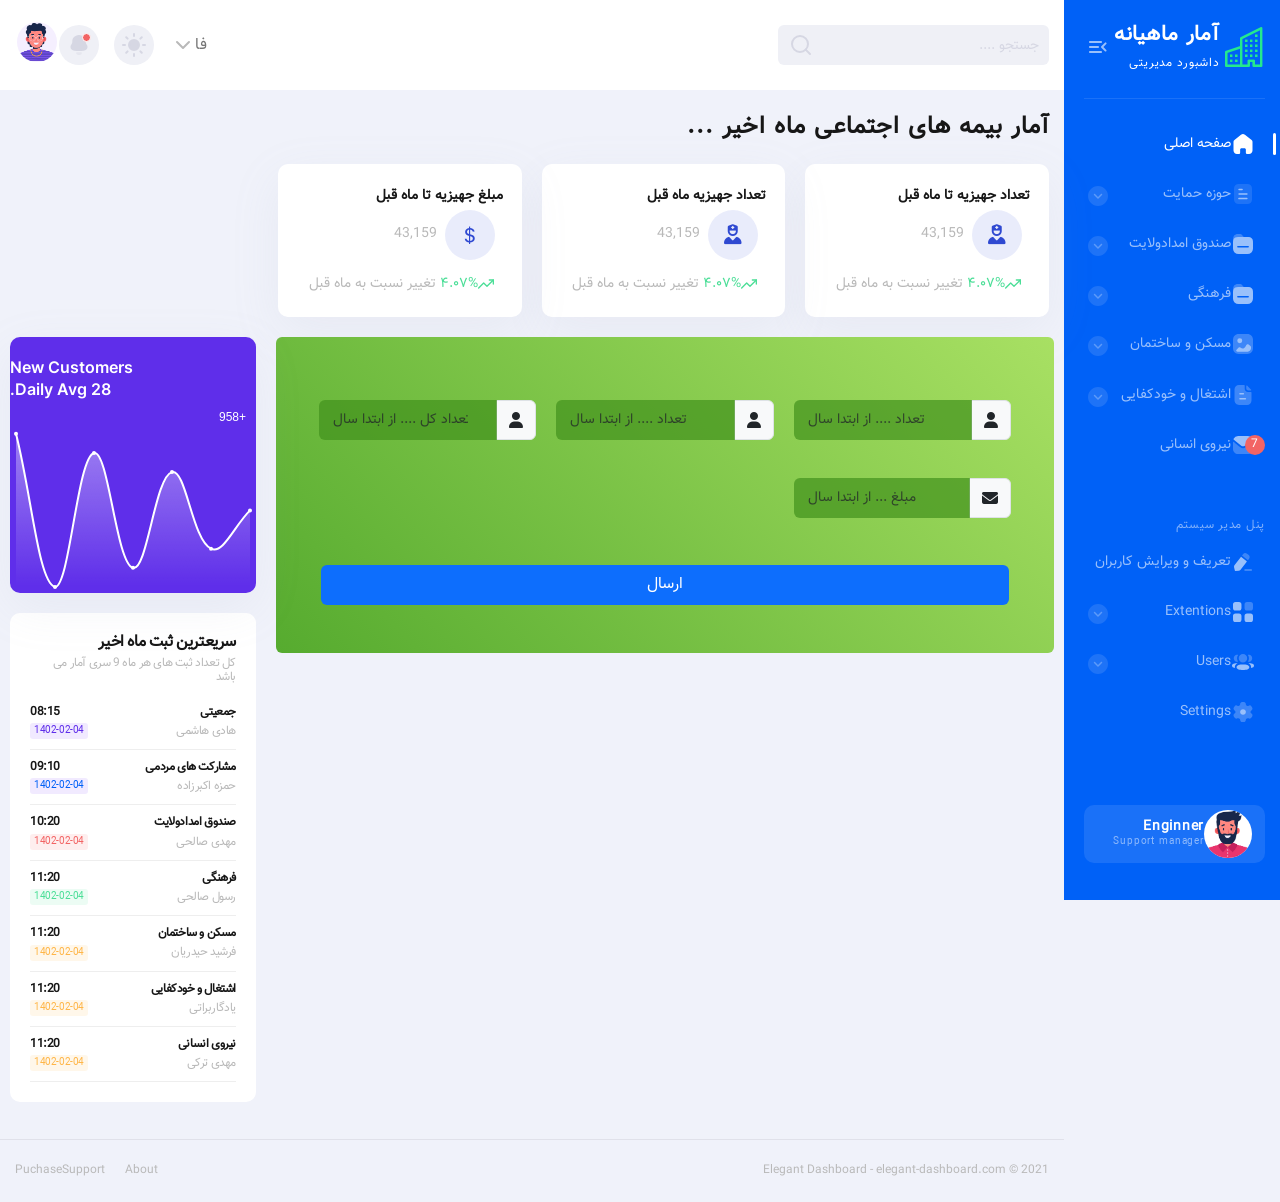
<file: insurance.html>
<!DOCTYPE html>
<html lang="fa" dir="rtl">

<head>
  <meta charset="UTF-8">
  <meta http-equiv="X-UA-Compatible" content="IE=edge">
  <meta name="viewport" content="width=device-width, initial-scale=1.0">
  <title>Elegant Dashboard | Dashboard</title>
  <!-- Favicon -->
  <link rel="shortcut icon" href="./img/svg/logo.svg" type="image/x-icon">
  <!-- Custom styles -->
  <link rel="stylesheet" href="https://cdn.jsdelivr.net/npm/bootstrap-icons@1.10.5/font/bootstrap-icons.css">
  <link rel="stylesheet" href="./css/bootstrap.rtl.min.css">
  <link rel="stylesheet" href="./css/style.css">
  <link rel="stylesheet" href="./css/font.css">
  <link rel="stylesheet" href="./css/Custome-style.css">
  <link rel="stylesheet" href="./css/all.min.css">

</head>

<body>
  <div class="layer"></div>
  <!-- ! Body -->
  <a class="skip-link sr-only" href="#skip-target">Skip to content</a>
  <div class="page-flex">



    <!-- ! Sidebar *********************************************-->
    <aside class="sidebar">
      <div class="sidebar-start">
        <div class="sidebar-head">
          <a href="/" class="logo-wrapper" title="Home">
            <span class="sr-only">Home</span>
            <!-- <span class="icon logo" aria-hidden="true"></span> -->
            <i class="bi bi-buildings"></i>
            <div class="logo-text">
              <span class="logo-title">آمار ماهیانه </span>
              <span class="logo-subtitle">داشبورد مدیریتی</span>
            </div>

          </a>
          <button class="sidebar-toggle transparent-btn" title="Menu" type="button">
            <span class="sr-only">Toggle menu</span>
            <span class="icon menu-toggle" aria-hidden="true"></span>
          </button>
        </div>
        <div class="sidebar-body">
          <ul class="sidebar-body-menu">
            <li>
              <a class="active" href="/"><span class="icon home" aria-hidden="true"></span>صفحه اصلی</a>
            </li>
            <li>
              <a class="show-cat-btn" href="##">
                <span class="icon document" aria-hidden="true"></span>حوزه حمایت
                <span class="category__btn transparent-btn" title="Open list">
                  <span class="sr-only">Open list</span>
                  <span class="icon arrow-down" aria-hidden="true"></span>
                </span>
              </a>
              <ul class="cat-sub-menu">
                <li>
                  <a href="insert-poplulation.html">آمار جمعیتی</a>
                </li>
                <li>
                  <a href="new-post.html"> آمار معیشت</a>
                </li>
                <li>
                  <a href="new-post.html">جهیزیه</a>
                </li>
                <li>
                  <a href="new-post.html">بیمه های اجتماعی</a>
                </li>
              </ul>
            </li>


            <li>
              <a class="show-cat-btn" href="##">
                <span class="icon folder" aria-hidden="true"></span>صندوق امدادولایت
                <span class="category__btn transparent-btn" title="Open list">
                  <span class="sr-only">Open list</span>
                  <span class="icon arrow-down" aria-hidden="true"></span>
                </span>
              </a>
              <ul class="cat-sub-menu">
                <li>
                  <a href="categories.html">صندوق امدادولایت</a>
                </li>
              </ul>
            </li>


            <li>
              <a class="show-cat-btn" href="##">
                <span class="icon folder" aria-hidden="true"></span>فرهنگی
                <span class="category__btn transparent-btn" title="Open list">
                  <span class="sr-only">Open list</span>
                  <span class="icon arrow-down" aria-hidden="true"></span>
                </span>
              </a>
              <ul class="cat-sub-menu">
                <li>
                  <a href="categories.html">فرهنگی</a>
                </li>
              </ul>
            </li>



            <li>
              <a class="show-cat-btn" href="##">
                <span class="icon image" aria-hidden="true"></span>مسکن و ساختمان
                <span class="category__btn transparent-btn" title="Open list">
                  <span class="sr-only">Open list</span>
                  <span class="icon arrow-down" aria-hidden="true"></span>
                </span>
              </a>
              <ul class="cat-sub-menu">
                <li>
                  <a href="media-01.html">ثبت آمار مسکن</a>
                </li>

              </ul>
            </li>
            <li>
              <a class="show-cat-btn" href="##">
                <span class="icon paper" aria-hidden="true"></span>اشتغال و خودکفایی
                <span class="category__btn transparent-btn" title="Open list">
                  <span class="sr-only">Open list</span>
                  <span class="icon arrow-down" aria-hidden="true"></span>
                </span>
              </a>
              <ul class="cat-sub-menu">
                <li>
                  <a href="pages.html">ثبت آمار اشتغال</a>
                </li>

              </ul>
            </li>
            <li>
              <a href="comments.html">
                <span class="icon message" aria-hidden="true"></span>
                نیروی انسانی
              </a>
              <span class="msg-counter">7</span>
            </li>
          </ul>
          <span class="system-menu__title mt-5">پنل مدیر سیستم</span>
          <ul class="sidebar-body-menu">
            <li>
              <a href="#"><span class="icon edit" aria-hidden="true"></span>تعریف و ویرایش کاربران</a>
            </li>
            <li>
              <a class="show-cat-btn" href="##">
                <span class="icon category" aria-hidden="true"></span>Extentions
                <span class="category__btn transparent-btn" title="Open list">
                  <span class="sr-only">Open list</span>
                  <span class="icon arrow-down" aria-hidden="true"></span>
                </span>
              </a>
              <ul class="cat-sub-menu">
                <li>
                  <a href="#">Extentions-01</a>
                </li>
                <li>
                  <a href="#">Extentions-02</a>
                </li>
              </ul>
            </li>
            <li>
              <a class="show-cat-btn" href="##">
                <span class="icon user-3" aria-hidden="true"></span>Users
                <span class="category__btn transparent-btn" title="Open list">
                  <span class="sr-only">Open list</span>
                  <span class="icon arrow-down" aria-hidden="true"></span>
                </span>
              </a>
              <ul class="cat-sub-menu">
                <li>
                  <a href="#">Users-01</a>
                </li>
                <li>
                  <a href="#">Users-02</a>
                </li>
              </ul>
            </li>
            <li>
              <a href="##"><span class="icon setting" aria-hidden="true"></span>Settings</a>
            </li>
          </ul>
        </div>
      </div>
      <div class="sidebar-footer">
        <a href="##" class="sidebar-user">
          <span class="sidebar-user-img">
            <picture>
              <source srcset="./img/avatar/avatar-illustrated-03.webp" type="image/webp"><img
                src="./img/avatar/avatar-illustrated-03.png" alt="User name">
            </picture>
          </span>
          <div class="sidebar-user-info">
            <span class="sidebar-user__title">Enginner</span>
            <span class="sidebar-user__subtitle">Support manager</span>
          </div>
        </a>
      </div>
    </aside>
    <!-- End Sidebar *-*****************************************************-->



    <div class="main-wrapper">
      <!-- ! Main nav -->
      <nav class="main-nav--bg">
        <div class="container main-nav">
          <div class="main-nav-start">
            <div class="search-wrapper">
              <i data-feather="search" aria-hidden="true"></i>
              <input type="text" placeholder="جستجو ...." required>
            </div>
          </div>
          <div class="main-nav-end">
            <button class="sidebar-toggle transparent-btn" title="Menu" type="button">
              <span class="sr-only">Toggle menu</span>
              <span class="icon menu-toggle--gray" aria-hidden="true"></span>
            </button>
            <div class="lang-switcher-wrapper">
              <button class="lang-switcher transparent-btn" type="button">
                فا
                <i data-feather="chevron-down" aria-hidden="true"></i>
              </button>
              <ul class="lang-menu dropdown">
                <li><a href="##">English</a></li>
                <li><a href="##">فارسی</a></li>
              </ul>
            </div>
            <button class="theme-switcher gray-circle-btn" type="button" title="Switch theme">
              <span class="sr-only">Switch theme</span>
              <i class="sun-icon" data-feather="sun" aria-hidden="true"></i>
              <i class="moon-icon" data-feather="moon" aria-hidden="true"></i>
            </button>
            <div class="notification-wrapper">
              <button class="gray-circle-btn dropdown-btn" title="To messages" type="button">
                <span class="sr-only">To messages</span>
                <span class="icon notification active" aria-hidden="true"></span>
              </button>
              <ul class="users-item-dropdown notification-dropdown dropdown">
                <li>
                  <a href="##">
                    <div class="notification-dropdown-icon info">
                      <i data-feather="check"></i>
                    </div>
                    <div class="notification-dropdown-text">
                      <span class="notification-dropdown__title">System just updated</span>
                      <span class="notification-dropdown__subtitle">The system has been successfully upgraded. Read more
                        here.</span>
                    </div>
                  </a>
                </li>
                <li>
                  <a href="##">
                    <div class="notification-dropdown-icon danger">
                      <i data-feather="info" aria-hidden="true"></i>
                    </div>
                    <div class="notification-dropdown-text">
                      <span class="notification-dropdown__title">The cache is full!</span>
                      <span class="notification-dropdown__subtitle">Unnecessary caches take up a lot of memory space and
                        interfere ...</span>
                    </div>
                  </a>
                </li>
                <li>
                  <a href="##">
                    <div class="notification-dropdown-icon info">
                      <i data-feather="check" aria-hidden="true"></i>
                    </div>
                    <div class="notification-dropdown-text">
                      <span class="notification-dropdown__title">New Subscriber here!</span>
                      <span class="notification-dropdown__subtitle">A new subscriber has subscribed.</span>
                    </div>
                  </a>
                </li>
                <li>
                  <a class="link-to-page" href="##">Go to Notifications page</a>
                </li>
              </ul>
            </div>
            <div class="nav-user-wrapper">
              <button href="##" class="nav-user-btn dropdown-btn" title="My profile" type="button">
                <span class="sr-only">My profile</span>
                <span class="nav-user-img">
                  <picture>
                    <source srcset="./img/avatar/avatar-illustrated-02.webp" type="image/webp"><img
                      src="./img/avatar/avatar-illustrated-02.png" alt="User name">
                  </picture>
                </span>
              </button>
              <ul class="users-item-dropdown nav-user-dropdown dropdown">
                <li><a href="##">
                    <i data-feather="user" aria-hidden="true"></i>
                    <span>پروفایل</span>
                  </a></li>
                <li><a href="##">
                    <i data-feather="settings" aria-hidden="true"></i>
                    <span>تنظیمات</span>
                  </a></li>
                <li><a class="danger" href="##">
                    <i data-feather="log-out" aria-hidden="true"></i>
                    <span>خروج</span>
                  </a></li>
              </ul>
            </div>
          </div>
        </div>
      </nav>
      <!-- ! Main -->
      <main class="main users chart-page" id="skip-target">
        <div class="container">
          <h2 class="main-title">آمار بیمه های اجتماعی ماه اخیر ...</h2>

          <!--******** cards -->
          <div class="row stat-cards">


            <!-- ****** -->
            <div class="col-md-6 col-xl-3">
              <article class="stat-cards-item">
                <div class="stat-cards-info">
                  <p class="stat-cards-info__num">تعداد جهیزیه تا ماه قبل</p>
                  <div class="d-flex  align-items-center">
                    <i class="fa-solid fa-user-nurse  mx-2 stat-cards-icon primary"></i>
                    <p class="stat-cards-info__title">43,159</p>
                  </div>
                  <p class="stat-cards-info__progress mt-3">
                    <span class="stat-cards-info__profit success mx-1">
                      <i data-feather="trending-up" aria-hidden="true"></i>4.07%
                    </span>
                    تغییر نسبت به ماه قبل
                  </p>
                </div>
              </article>
            </div>
            <!-- ****** -->

            <!-- ****** -->
            <div class="col-md-6 col-xl-3">
              <article class="stat-cards-item">
                <div class="stat-cards-info">
                  <p class="stat-cards-info__num">تعداد جهیزیه ماه قبل</p>
                  <div class="d-flex  align-items-center">
                    <i class="fa-solid fa-user-nurse  mx-2 stat-cards-icon primary"></i>
                    <p class="stat-cards-info__title">43,159</p>
                  </div>
                  <p class="stat-cards-info__progress mt-3">
                    <span class="stat-cards-info__profit success mx-1">
                      <i data-feather="trending-up" aria-hidden="true"></i>4.07%
                    </span>
                    تغییر نسبت به ماه قبل
                  </p>
                </div>
              </article>
            </div>
            <!-- ****** -->
            <div class="col-md-6 col-xl-3">
              <article class="stat-cards-item">
                <div class="stat-cards-info">
                  <p class="stat-cards-info__num"> مبلغ جهیزیه تا ماه قبل</p>
                  <div class="d-flex  align-items-center">
                    <i class="bi bi-currency-dollar mx-2 stat-cards-icon primary"></i>
                    <p class="stat-cards-info__title">43,159</p>
                  </div>
                  <p class="stat-cards-info__progress mt-3">
                    <span class="stat-cards-info__profit success mx-1">
                      <i data-feather="trending-up" aria-hidden="true"></i>4.07%
                    </span>
                    تغییر نسبت به ماه قبل
                  </p>
                </div>
              </article>
            </div>
            <!-- ****** -->

          </div>

          <!-- ********** insert form********** -->
          <div class="row">
            <div class="col-lg-9">

              <form action="" class="insert-form p-5 rounded">
                <div class="row">
                  <div class="col-md-6 col-lg-4">
                    <div class="input-group mb-2">
                      <span class="input-group-text">
                        <i class="fa fa-user"></i>
                      </span>
                      <input type="number" id="inp" class="form-control" placeholder="تعداد .... از ابتدا سال">
                    </div>
                  </div>
                  <div class="col-md-6 col-lg-4">
                    <div class="input-group mb-2">
                      <span class="input-group-text">
                        <i class="fa fa-user"></i>
                      </span>
                      <input type="number" id="inp" class="form-control" placeholder="تعداد .... از ابتدا سال">
                    </div>
                  </div>
                  <div class="col-md-6 col-lg-4">
                    <div class="input-group mb-2">
                      <span class="input-group-text">
                        <i class="fa fa-user"></i>
                      </span>
                      <input disabled type="number" id="inp" class="form-control"
                        placeholder="تعداد کل .... از ابتدا سال">
                    </div>
                  </div>
                  <div class="col-md-6 col-lg-4">
                    <div class="input-group mb-2">
                      <span class="input-group-text">
                        <i class="fa-solid fa-envelope"></i>
                      </span>
                      <input type="number" class="form-control" placeholder="مبلغ ... از ابتدا سال">
                    </div>
                  </div>

                  <div class="pt-4">
                    <input type="submit" value="ارسال" class="btn btn-primary  w-100 f-800">
                  </div>
                </div>
              </form>
            </div>





            <div class="col-lg-3">
              <article class="customers-wrapper">
                <canvas id="customersChart" aria-label="Customers statistics" role="img"></canvas>

              </article>
              <article class="white-block">
                <div class="top-cat-title">
                  <h3>سریعترین ثبت ماه اخیر</h3>
                  <p>کل تعداد ثبت های هر ماه 9 سری آمار می باشد</p>
                </div>
                <ul class="top-cat-list">
                  <li>
                    <a href="##">
                      <div class="top-cat-list__title">
                        جمعیتی <span>08:15</span>
                      </div>
                      <div class="top-cat-list__subtitle">
                        هادی هاشمی <span class="purple">1402-02-04</span>
                      </div>
                    </a>
                  </li>
                  <li>
                    <a href="##">
                      <div class="top-cat-list__title">
                        مشارکت های مردمی<span>09:10</span>
                      </div>
                      <div class="top-cat-list__subtitle">
                        حمزه اکبرزاده <span class="blue">1402-02-04</span>
                      </div>
                    </a>
                  </li>
                  <li>
                    <a href="##">
                      <div class="top-cat-list__title">
                        صندوق امدادولایت <span>10:20</span>
                      </div>
                      <div class="top-cat-list__subtitle">
                        مهدی صالحی <span class="danger">1402-02-04</span>
                      </div>
                    </a>
                  </li>
                  <li>
                    <a href="##">
                      <div class="top-cat-list__title">
                        فرهنگی <span>11:20</span>
                      </div>
                      <div class="top-cat-list__subtitle">
                        رسول صالحی <span class="success">1402-02-04</span>
                      </div>
                    </a>
                  </li>
                  <li>
                    <a href="##">
                      <div class="top-cat-list__title">
                        مسکن و ساختمان<span>11:20</span>
                      </div>
                      <div class="top-cat-list__subtitle">
                        فرشید حیدریان<span class="warning">1402-02-04</span>
                      </div>
                    </a>
                  </li>
                  <li>
                    <a href="##">
                      <div class="top-cat-list__title">
                        اشتغال و خودکفایی <span>11:20</span>
                      </div>
                      <div class="top-cat-list__subtitle">
                        یادگاربراتی <span class="warning">1402-02-04</span>
                      </div>
                    </a>
                  </li>
                  <li>
                    <a href="##">
                      <div class="top-cat-list__title">
                        نیروی انسانی <span>11:20</span>
                      </div>
                      <div class="top-cat-list__subtitle">
                        مهدی ترکی <span class="warning">1402-02-04</span>
                      </div>
                    </a>
                  </li>

                </ul>
              </article>
            </div>
          </div>
        </div>
      </main>
      <!-- ! Footer -->
      <footer class="footer">
        <div class="container footer--flex">
          <div class="footer-start">
            <p>2021 © Elegant Dashboard - <a href="elegant-dashboard.com" target="_blank"
                rel="noopener noreferrer">elegant-dashboard.com</a></p>
          </div>
          <ul class="footer-end">
            <li><a href="##">About</a></li>
            <li><a href="##">Support</a></li>
            <li><a href="##">Puchase</a></li>
          </ul>
        </div>
      </footer>
    </div>
  </div>
  <!-- Chart library -->
  <script src="./plugins/chart.min.js"></script>
  <!-- Icons library -->
  <script src="plugins/feather.min.js"></script>
  <!-- Custom scripts -->
  <script src="js/script.js"></script>
  <script src="js/bootstrap.bundle.min.js"></script>
</body>

</html>
</file>
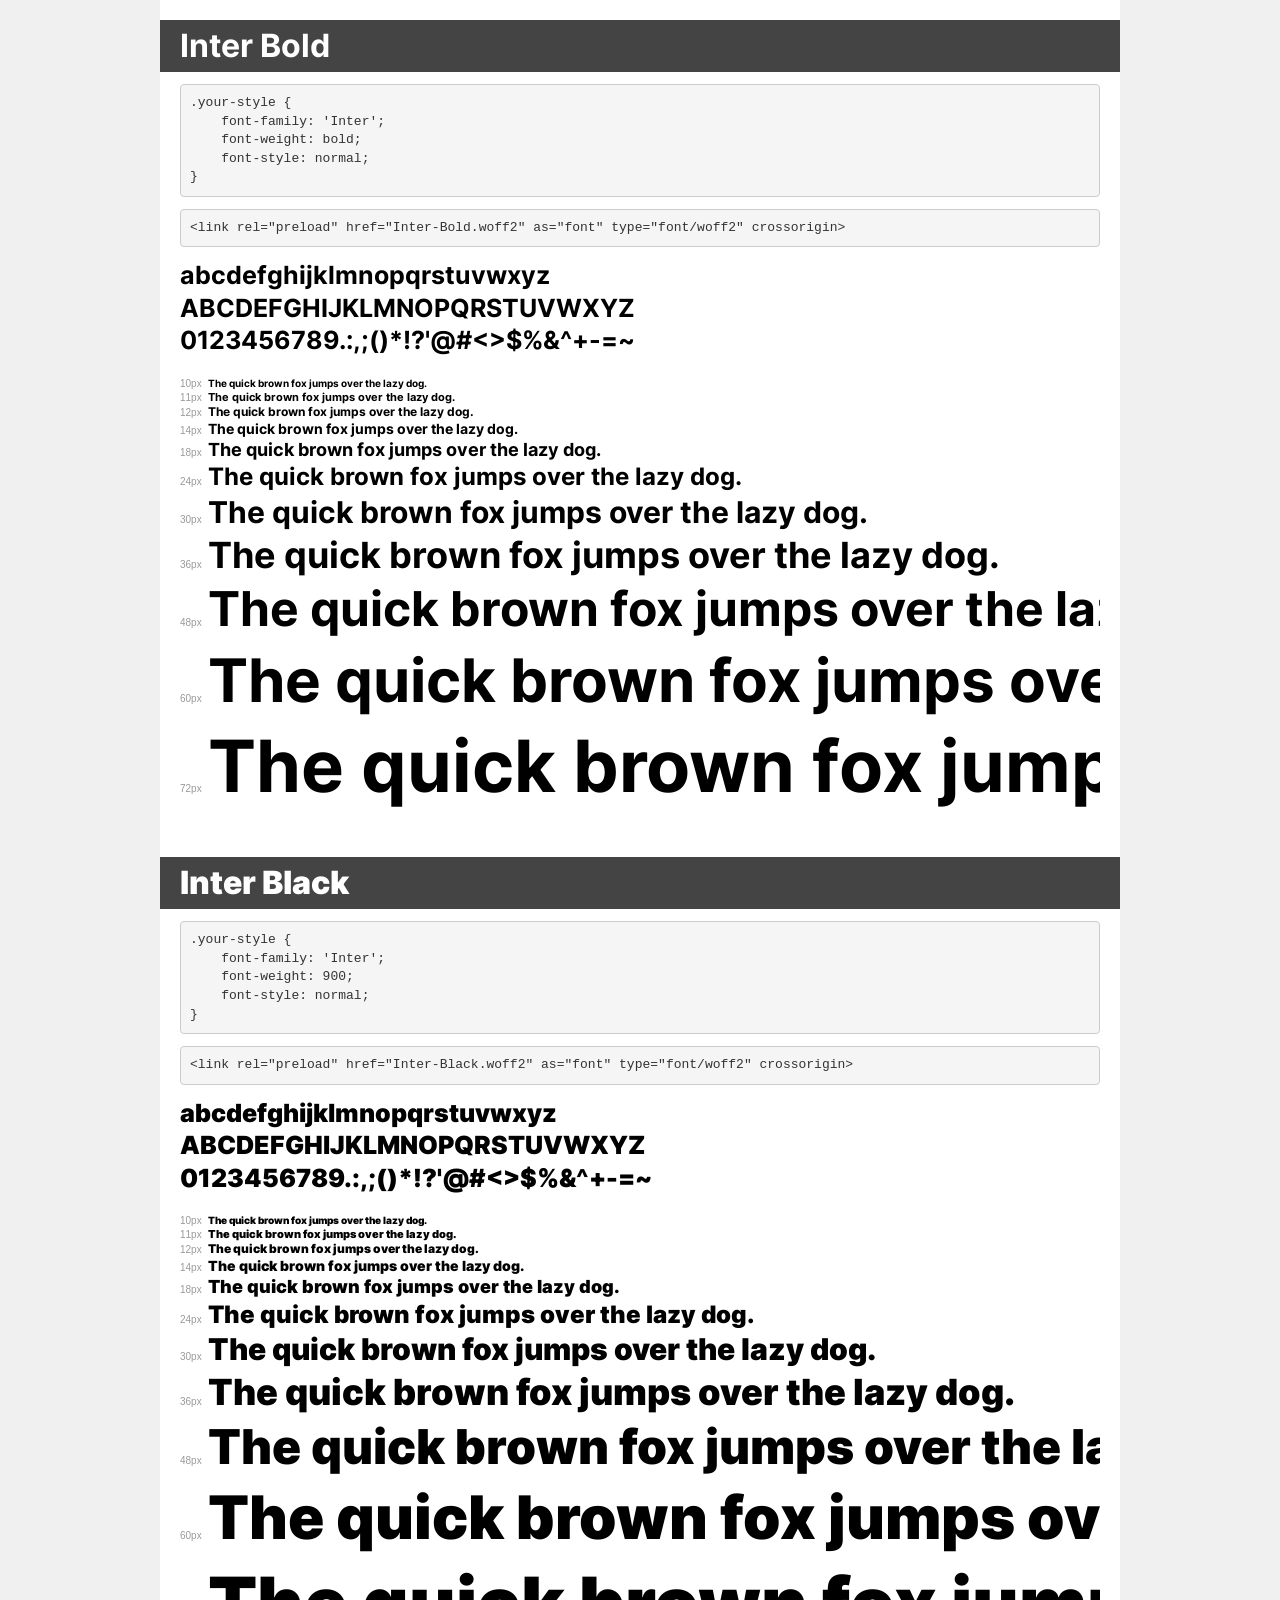
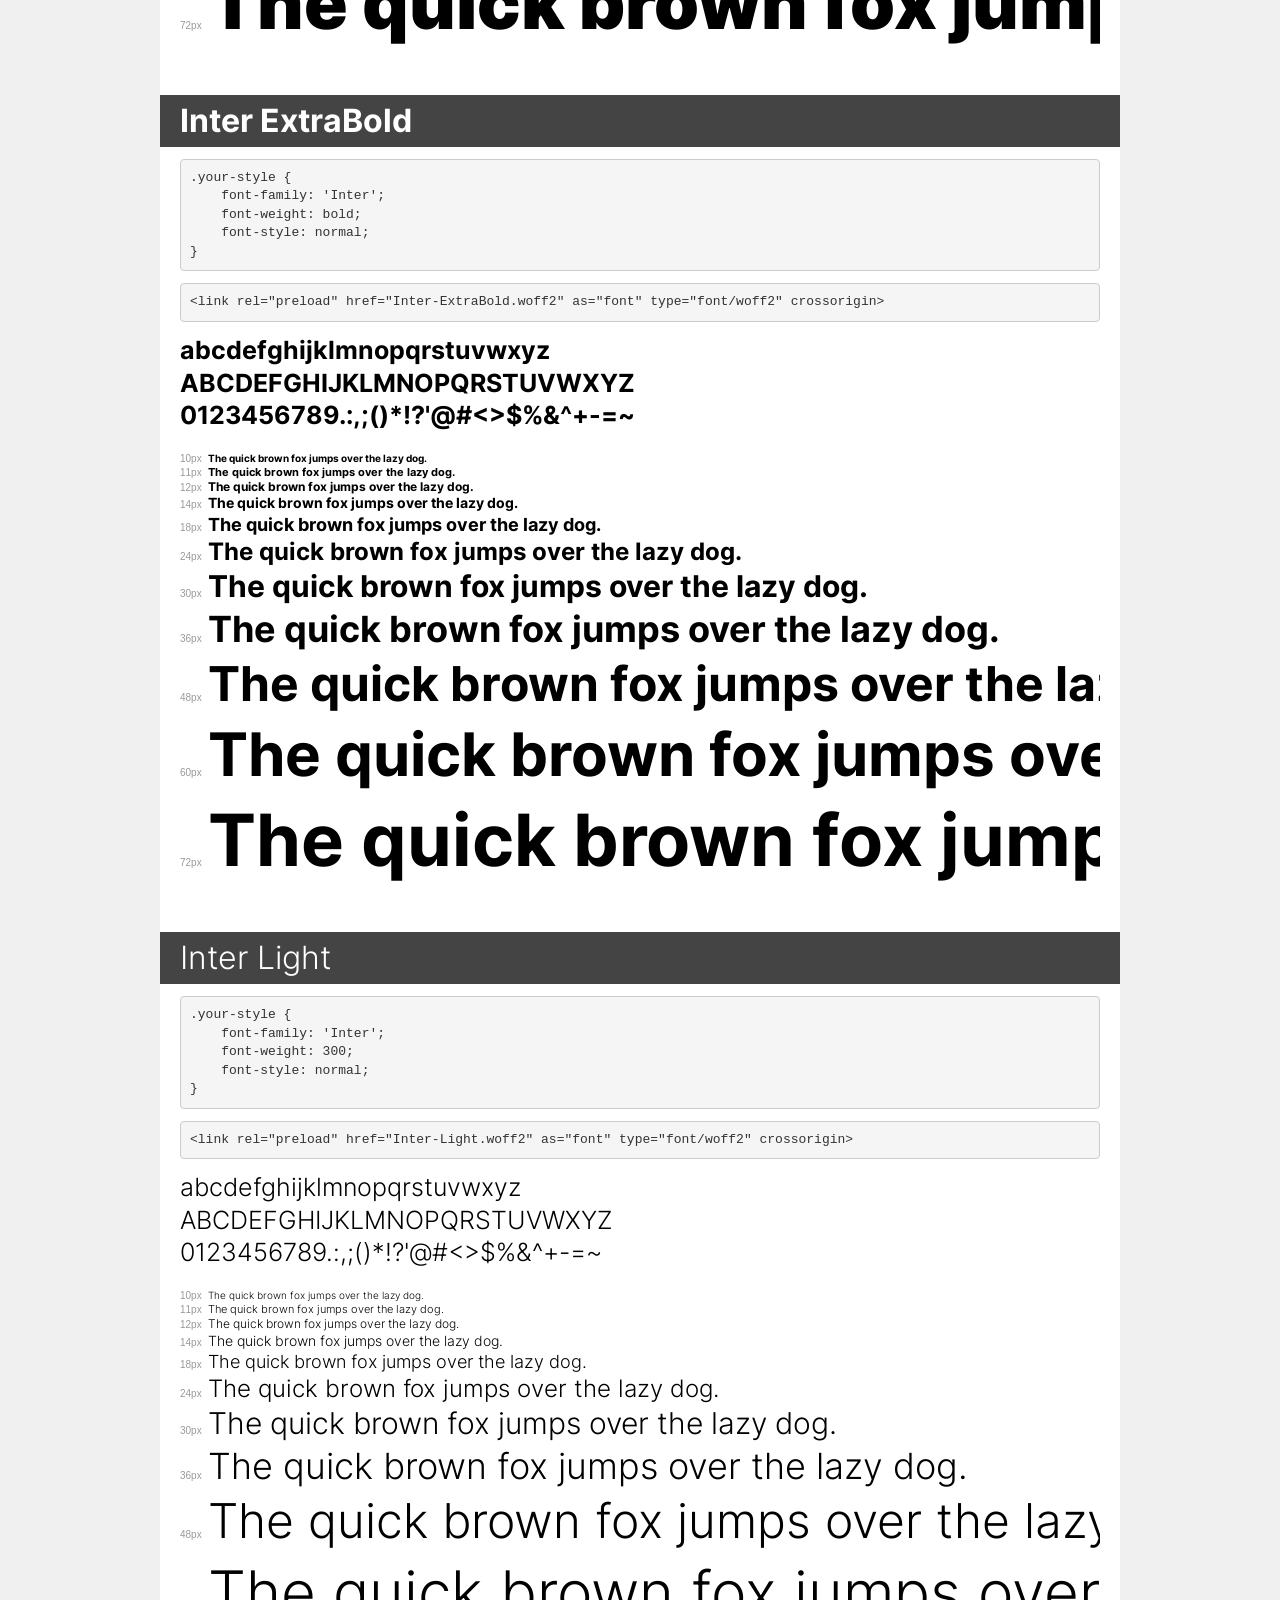
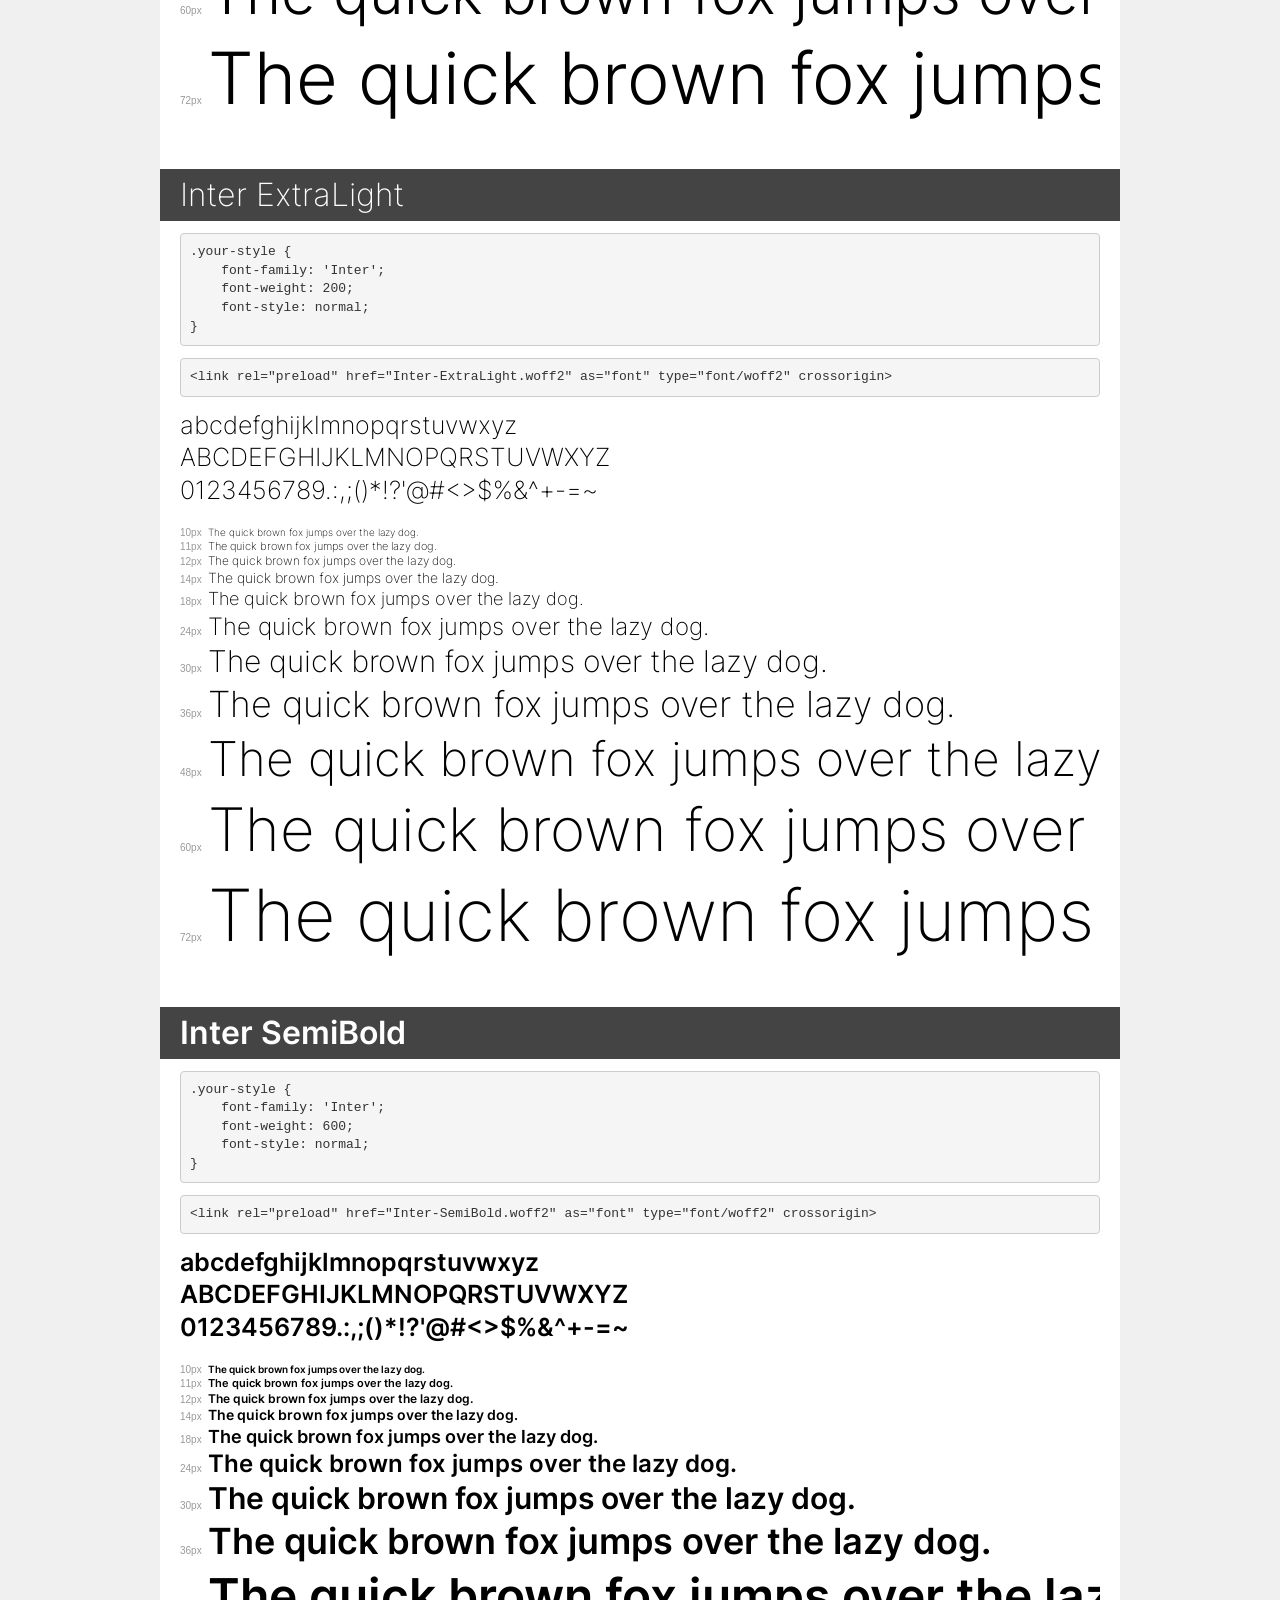
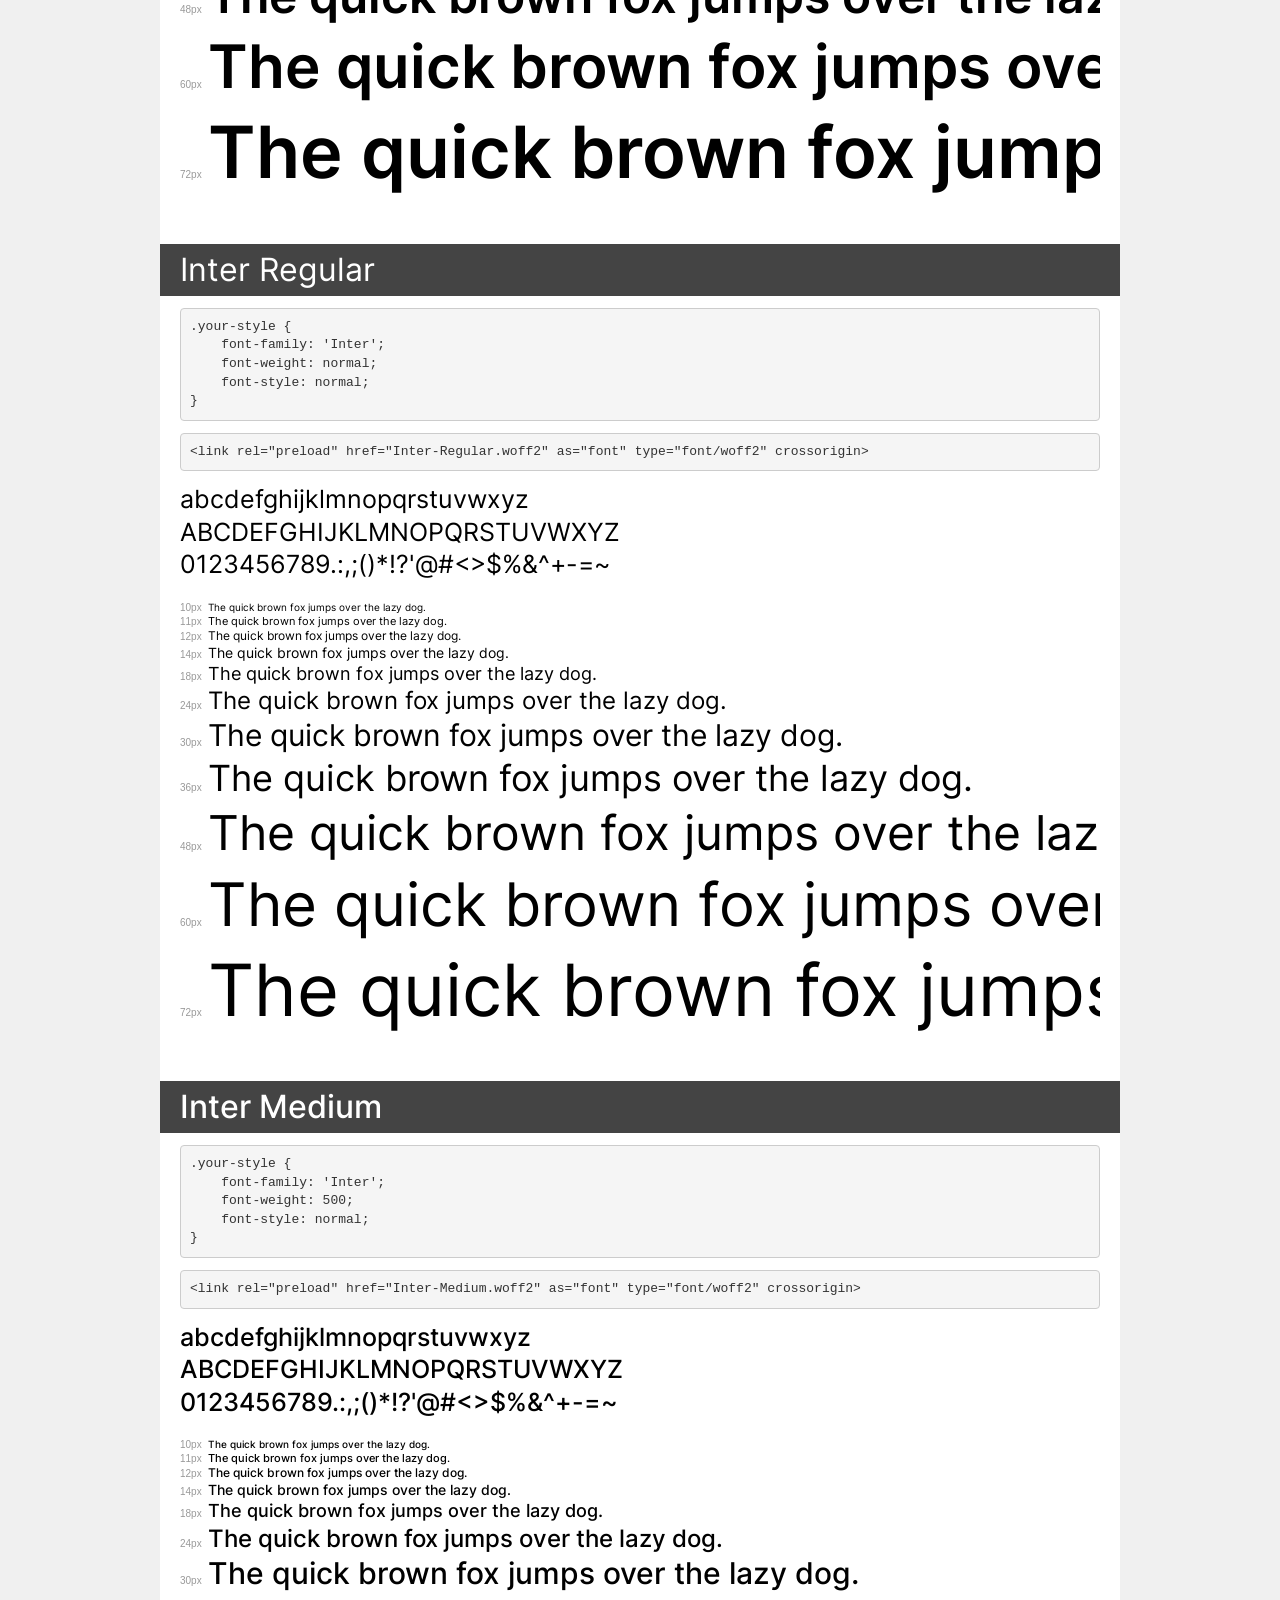
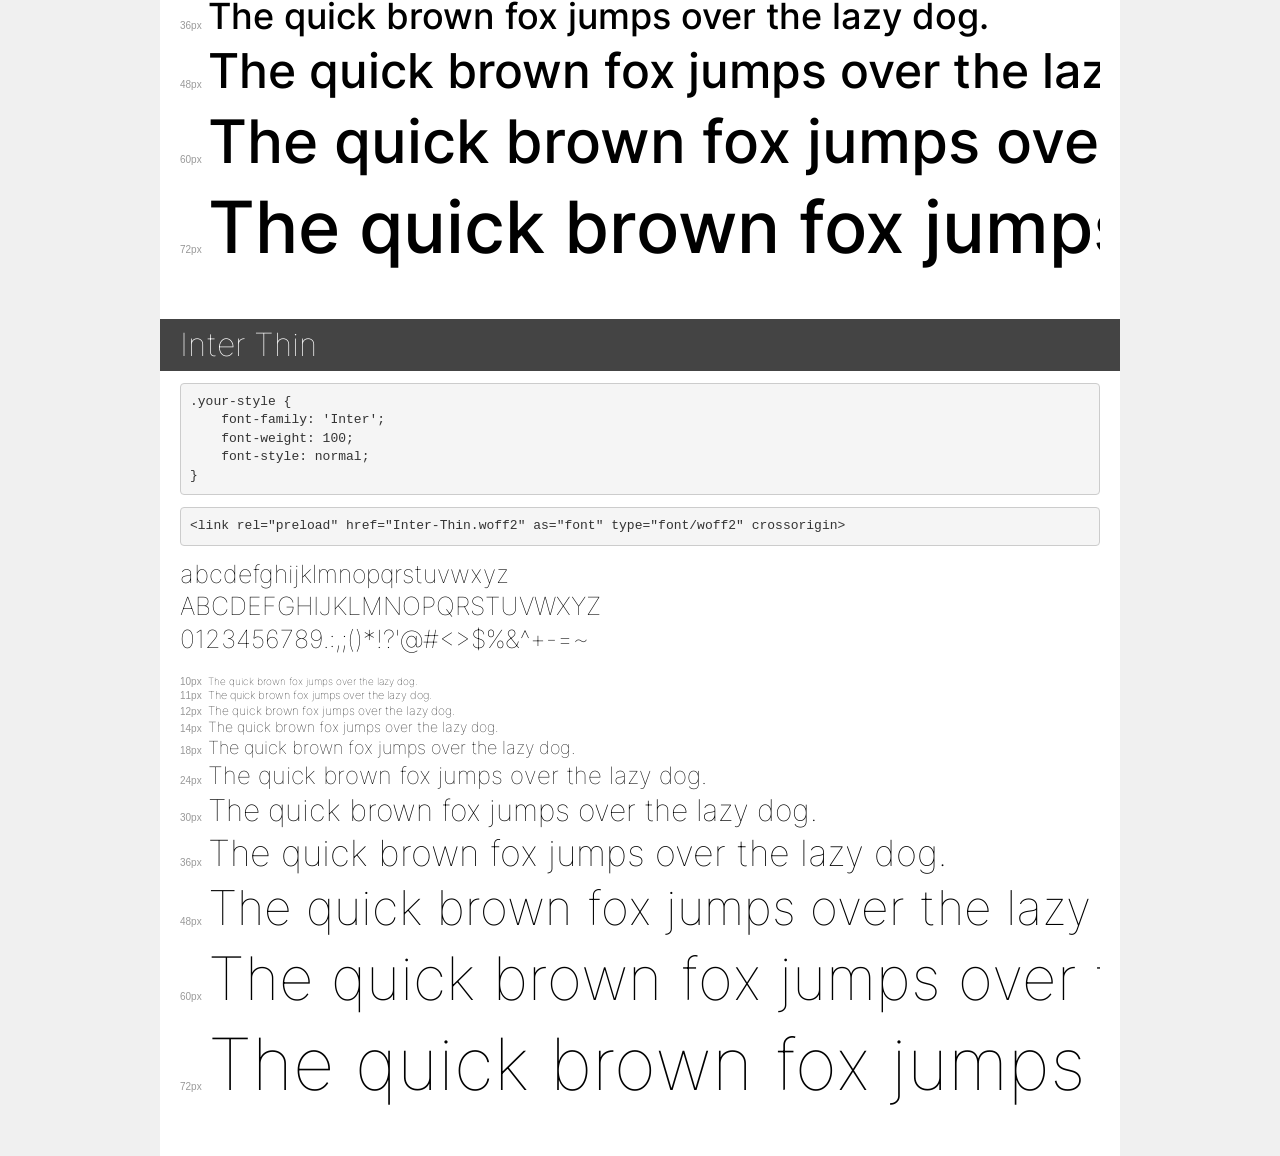
<file: fonts/demo.html>
<!DOCTYPE html>
<html lang="en">
<head>
    <meta charset="utf-8">
    <meta http-equiv="X-UA-Compatible" content="IE=edge">
    <meta name="viewport" content="width=device-width, initial-scale=1">
    <meta name="robots" content="noindex, noarchive">
    <meta name="format-detection" content="telephone=no">
    <title>Transfonter demo</title>
    <link href="stylesheet.css" rel="stylesheet">
    <style>
        /*
        http://meyerweb.com/eric/tools/css/reset/
        v2.0 | 20110126
        License: none (public domain)
        */
        html, body, div, span, applet, object, iframe,
        h1, h2, h3, h4, h5, h6, p, blockquote, pre,
        a, abbr, acronym, address, big, cite, code,
        del, dfn, em, img, ins, kbd, q, s, samp,
        small, strike, strong, sub, sup, tt, var,
        b, u, i, center,
        dl, dt, dd, ol, ul, li,
        fieldset, form, label, legend,
        table, caption, tbody, tfoot, thead, tr, th, td,
        article, aside, canvas, details, embed,
        figure, figcaption, footer, header, hgroup,
        menu, nav, output, ruby, section, summary,
        time, mark, audio, video {
            margin: 0;
            padding: 0;
            border: 0;
            font-size: 100%;
            font: inherit;
            vertical-align: baseline;
        }
        /* HTML5 display-role reset for older browsers */
        article, aside, details, figcaption, figure,
        footer, header, hgroup, menu, nav, section {
            display: block;
        }
        body {
            line-height: 1;
        }
        ol, ul {
            list-style: none;
        }
        blockquote, q {
            quotes: none;
        }
        blockquote:before, blockquote:after,
        q:before, q:after {
            content: '';
            content: none;
        }
        table {
            border-collapse: collapse;
            border-spacing: 0;
        }
        /* demo styles */
        body {
            background: #f0f0f0;
            color: #000;
        }
        .page {
            background: #fff;
            width: 920px;
            margin: 0 auto;
            padding: 20px 20px 0 20px;
            overflow: hidden;
        }
        .font-container {
            overflow-x: auto;
            overflow-y: hidden;
            margin-bottom: 40px;
            line-height: 1.3;
            white-space: nowrap;
            padding-bottom: 5px;
        }
        h1 {
            position: relative;
            background: #444;
            font-size: 32px;
            color: #fff;
            padding: 10px 20px;
            margin: 0 -20px 12px -20px;
        }
        .letters {
            font-size: 25px;
            margin-bottom: 20px;
        }
        .s10:before {
            content: '10px';
        }
        .s11:before {
            content: '11px';
        }
        .s12:before {
            content: '12px';
        }
        .s14:before {
            content: '14px';
        }
        .s18:before {
            content: '18px';
        }
        .s24:before {
            content: '24px';
        }
        .s30:before {
            content: '30px';
        }
        .s36:before {
            content: '36px';
        }
        .s48:before {
            content: '48px';
        }
        .s60:before {
            content: '60px';
        }
        .s72:before {
            content: '72px';
        }
        .s10:before, .s11:before, .s12:before, .s14:before,
        .s18:before, .s24:before, .s30:before, .s36:before,
        .s48:before, .s60:before, .s72:before {
            font-family: Arial, sans-serif;
            font-size: 10px;
            font-weight: normal;
            font-style: normal;
            color: #999;
            padding-right: 6px;
        }
        pre {
            display: block;
            padding: 9px;
            margin: 0 0 12px;
            font-family: Monaco, Menlo, Consolas, "Courier New", monospace;
            font-size: 13px;
            line-height: 1.428571429;
            color: #333;
            font-weight: normal;
            font-style: normal;
            background-color: #f5f5f5;
            border: 1px solid #ccc;
            overflow-x: auto;
            border-radius: 4px;
        }
        /* responsive */
        @media (max-width: 959px) {
            .page {
                width: auto;
                margin: 0;
            }
        }
    </style>
</head>
<body>
<div class="page">
    <div class="demo">
        <h1 style="font-family: 'Inter'; font-weight: bold; font-style: normal;">Inter Bold</h1>
        <pre title="Usage">.your-style {
    font-family: 'Inter';
    font-weight: bold;
    font-style: normal;
}</pre>
        <pre title="Preload (optional)">
&lt;link rel=&quot;preload&quot; href=&quot;Inter-Bold.woff2&quot; as=&quot;font&quot; type=&quot;font/woff2&quot; crossorigin&gt;</pre>
        <div class="font-container" style="font-family: 'Inter'; font-weight: bold; font-style: normal;">
            <p class="letters">
                abcdefghijklmnopqrstuvwxyz<br>
ABCDEFGHIJKLMNOPQRSTUVWXYZ<br>
                0123456789.:,;()*!?'@#&lt;&gt;$%&^+-=~
            </p>
            <p class="s10" style="font-size: 10px;">The quick brown fox jumps over the lazy dog.</p>
            <p class="s11" style="font-size: 11px;">The quick brown fox jumps over the lazy dog.</p>
            <p class="s12" style="font-size: 12px;">The quick brown fox jumps over the lazy dog.</p>
            <p class="s14" style="font-size: 14px;">The quick brown fox jumps over the lazy dog.</p>
            <p class="s18" style="font-size: 18px;">The quick brown fox jumps over the lazy dog.</p>
            <p class="s24" style="font-size: 24px;">The quick brown fox jumps over the lazy dog.</p>
            <p class="s30" style="font-size: 30px;">The quick brown fox jumps over the lazy dog.</p>
            <p class="s36" style="font-size: 36px;">The quick brown fox jumps over the lazy dog.</p>
            <p class="s48" style="font-size: 48px;">The quick brown fox jumps over the lazy dog.</p>
            <p class="s60" style="font-size: 60px;">The quick brown fox jumps over the lazy dog.</p>
            <p class="s72" style="font-size: 72px;">The quick brown fox jumps over the lazy dog.</p>
        </div>
    </div>

    <div class="demo">
        <h1 style="font-family: 'Inter'; font-weight: 900; font-style: normal;">Inter Black</h1>
        <pre title="Usage">.your-style {
    font-family: 'Inter';
    font-weight: 900;
    font-style: normal;
}</pre>
        <pre title="Preload (optional)">
&lt;link rel=&quot;preload&quot; href=&quot;Inter-Black.woff2&quot; as=&quot;font&quot; type=&quot;font/woff2&quot; crossorigin&gt;</pre>
        <div class="font-container" style="font-family: 'Inter'; font-weight: 900; font-style: normal;">
            <p class="letters">
                abcdefghijklmnopqrstuvwxyz<br>
ABCDEFGHIJKLMNOPQRSTUVWXYZ<br>
                0123456789.:,;()*!?'@#&lt;&gt;$%&^+-=~
            </p>
            <p class="s10" style="font-size: 10px;">The quick brown fox jumps over the lazy dog.</p>
            <p class="s11" style="font-size: 11px;">The quick brown fox jumps over the lazy dog.</p>
            <p class="s12" style="font-size: 12px;">The quick brown fox jumps over the lazy dog.</p>
            <p class="s14" style="font-size: 14px;">The quick brown fox jumps over the lazy dog.</p>
            <p class="s18" style="font-size: 18px;">The quick brown fox jumps over the lazy dog.</p>
            <p class="s24" style="font-size: 24px;">The quick brown fox jumps over the lazy dog.</p>
            <p class="s30" style="font-size: 30px;">The quick brown fox jumps over the lazy dog.</p>
            <p class="s36" style="font-size: 36px;">The quick brown fox jumps over the lazy dog.</p>
            <p class="s48" style="font-size: 48px;">The quick brown fox jumps over the lazy dog.</p>
            <p class="s60" style="font-size: 60px;">The quick brown fox jumps over the lazy dog.</p>
            <p class="s72" style="font-size: 72px;">The quick brown fox jumps over the lazy dog.</p>
        </div>
    </div>

    <div class="demo">
        <h1 style="font-family: 'Inter'; font-weight: bold; font-style: normal;">Inter ExtraBold</h1>
        <pre title="Usage">.your-style {
    font-family: 'Inter';
    font-weight: bold;
    font-style: normal;
}</pre>
        <pre title="Preload (optional)">
&lt;link rel=&quot;preload&quot; href=&quot;Inter-ExtraBold.woff2&quot; as=&quot;font&quot; type=&quot;font/woff2&quot; crossorigin&gt;</pre>
        <div class="font-container" style="font-family: 'Inter'; font-weight: bold; font-style: normal;">
            <p class="letters">
                abcdefghijklmnopqrstuvwxyz<br>
ABCDEFGHIJKLMNOPQRSTUVWXYZ<br>
                0123456789.:,;()*!?'@#&lt;&gt;$%&^+-=~
            </p>
            <p class="s10" style="font-size: 10px;">The quick brown fox jumps over the lazy dog.</p>
            <p class="s11" style="font-size: 11px;">The quick brown fox jumps over the lazy dog.</p>
            <p class="s12" style="font-size: 12px;">The quick brown fox jumps over the lazy dog.</p>
            <p class="s14" style="font-size: 14px;">The quick brown fox jumps over the lazy dog.</p>
            <p class="s18" style="font-size: 18px;">The quick brown fox jumps over the lazy dog.</p>
            <p class="s24" style="font-size: 24px;">The quick brown fox jumps over the lazy dog.</p>
            <p class="s30" style="font-size: 30px;">The quick brown fox jumps over the lazy dog.</p>
            <p class="s36" style="font-size: 36px;">The quick brown fox jumps over the lazy dog.</p>
            <p class="s48" style="font-size: 48px;">The quick brown fox jumps over the lazy dog.</p>
            <p class="s60" style="font-size: 60px;">The quick brown fox jumps over the lazy dog.</p>
            <p class="s72" style="font-size: 72px;">The quick brown fox jumps over the lazy dog.</p>
        </div>
    </div>

    <div class="demo">
        <h1 style="font-family: 'Inter'; font-weight: 300; font-style: normal;">Inter Light</h1>
        <pre title="Usage">.your-style {
    font-family: 'Inter';
    font-weight: 300;
    font-style: normal;
}</pre>
        <pre title="Preload (optional)">
&lt;link rel=&quot;preload&quot; href=&quot;Inter-Light.woff2&quot; as=&quot;font&quot; type=&quot;font/woff2&quot; crossorigin&gt;</pre>
        <div class="font-container" style="font-family: 'Inter'; font-weight: 300; font-style: normal;">
            <p class="letters">
                abcdefghijklmnopqrstuvwxyz<br>
ABCDEFGHIJKLMNOPQRSTUVWXYZ<br>
                0123456789.:,;()*!?'@#&lt;&gt;$%&^+-=~
            </p>
            <p class="s10" style="font-size: 10px;">The quick brown fox jumps over the lazy dog.</p>
            <p class="s11" style="font-size: 11px;">The quick brown fox jumps over the lazy dog.</p>
            <p class="s12" style="font-size: 12px;">The quick brown fox jumps over the lazy dog.</p>
            <p class="s14" style="font-size: 14px;">The quick brown fox jumps over the lazy dog.</p>
            <p class="s18" style="font-size: 18px;">The quick brown fox jumps over the lazy dog.</p>
            <p class="s24" style="font-size: 24px;">The quick brown fox jumps over the lazy dog.</p>
            <p class="s30" style="font-size: 30px;">The quick brown fox jumps over the lazy dog.</p>
            <p class="s36" style="font-size: 36px;">The quick brown fox jumps over the lazy dog.</p>
            <p class="s48" style="font-size: 48px;">The quick brown fox jumps over the lazy dog.</p>
            <p class="s60" style="font-size: 60px;">The quick brown fox jumps over the lazy dog.</p>
            <p class="s72" style="font-size: 72px;">The quick brown fox jumps over the lazy dog.</p>
        </div>
    </div>

    <div class="demo">
        <h1 style="font-family: 'Inter'; font-weight: 200; font-style: normal;">Inter ExtraLight</h1>
        <pre title="Usage">.your-style {
    font-family: 'Inter';
    font-weight: 200;
    font-style: normal;
}</pre>
        <pre title="Preload (optional)">
&lt;link rel=&quot;preload&quot; href=&quot;Inter-ExtraLight.woff2&quot; as=&quot;font&quot; type=&quot;font/woff2&quot; crossorigin&gt;</pre>
        <div class="font-container" style="font-family: 'Inter'; font-weight: 200; font-style: normal;">
            <p class="letters">
                abcdefghijklmnopqrstuvwxyz<br>
ABCDEFGHIJKLMNOPQRSTUVWXYZ<br>
                0123456789.:,;()*!?'@#&lt;&gt;$%&^+-=~
            </p>
            <p class="s10" style="font-size: 10px;">The quick brown fox jumps over the lazy dog.</p>
            <p class="s11" style="font-size: 11px;">The quick brown fox jumps over the lazy dog.</p>
            <p class="s12" style="font-size: 12px;">The quick brown fox jumps over the lazy dog.</p>
            <p class="s14" style="font-size: 14px;">The quick brown fox jumps over the lazy dog.</p>
            <p class="s18" style="font-size: 18px;">The quick brown fox jumps over the lazy dog.</p>
            <p class="s24" style="font-size: 24px;">The quick brown fox jumps over the lazy dog.</p>
            <p class="s30" style="font-size: 30px;">The quick brown fox jumps over the lazy dog.</p>
            <p class="s36" style="font-size: 36px;">The quick brown fox jumps over the lazy dog.</p>
            <p class="s48" style="font-size: 48px;">The quick brown fox jumps over the lazy dog.</p>
            <p class="s60" style="font-size: 60px;">The quick brown fox jumps over the lazy dog.</p>
            <p class="s72" style="font-size: 72px;">The quick brown fox jumps over the lazy dog.</p>
        </div>
    </div>

    <div class="demo">
        <h1 style="font-family: 'Inter'; font-weight: 600; font-style: normal;">Inter SemiBold</h1>
        <pre title="Usage">.your-style {
    font-family: 'Inter';
    font-weight: 600;
    font-style: normal;
}</pre>
        <pre title="Preload (optional)">
&lt;link rel=&quot;preload&quot; href=&quot;Inter-SemiBold.woff2&quot; as=&quot;font&quot; type=&quot;font/woff2&quot; crossorigin&gt;</pre>
        <div class="font-container" style="font-family: 'Inter'; font-weight: 600; font-style: normal;">
            <p class="letters">
                abcdefghijklmnopqrstuvwxyz<br>
ABCDEFGHIJKLMNOPQRSTUVWXYZ<br>
                0123456789.:,;()*!?'@#&lt;&gt;$%&^+-=~
            </p>
            <p class="s10" style="font-size: 10px;">The quick brown fox jumps over the lazy dog.</p>
            <p class="s11" style="font-size: 11px;">The quick brown fox jumps over the lazy dog.</p>
            <p class="s12" style="font-size: 12px;">The quick brown fox jumps over the lazy dog.</p>
            <p class="s14" style="font-size: 14px;">The quick brown fox jumps over the lazy dog.</p>
            <p class="s18" style="font-size: 18px;">The quick brown fox jumps over the lazy dog.</p>
            <p class="s24" style="font-size: 24px;">The quick brown fox jumps over the lazy dog.</p>
            <p class="s30" style="font-size: 30px;">The quick brown fox jumps over the lazy dog.</p>
            <p class="s36" style="font-size: 36px;">The quick brown fox jumps over the lazy dog.</p>
            <p class="s48" style="font-size: 48px;">The quick brown fox jumps over the lazy dog.</p>
            <p class="s60" style="font-size: 60px;">The quick brown fox jumps over the lazy dog.</p>
            <p class="s72" style="font-size: 72px;">The quick brown fox jumps over the lazy dog.</p>
        </div>
    </div>

    <div class="demo">
        <h1 style="font-family: 'Inter'; font-weight: normal; font-style: normal;">Inter Regular</h1>
        <pre title="Usage">.your-style {
    font-family: 'Inter';
    font-weight: normal;
    font-style: normal;
}</pre>
        <pre title="Preload (optional)">
&lt;link rel=&quot;preload&quot; href=&quot;Inter-Regular.woff2&quot; as=&quot;font&quot; type=&quot;font/woff2&quot; crossorigin&gt;</pre>
        <div class="font-container" style="font-family: 'Inter'; font-weight: normal; font-style: normal;">
            <p class="letters">
                abcdefghijklmnopqrstuvwxyz<br>
ABCDEFGHIJKLMNOPQRSTUVWXYZ<br>
                0123456789.:,;()*!?'@#&lt;&gt;$%&^+-=~
            </p>
            <p class="s10" style="font-size: 10px;">The quick brown fox jumps over the lazy dog.</p>
            <p class="s11" style="font-size: 11px;">The quick brown fox jumps over the lazy dog.</p>
            <p class="s12" style="font-size: 12px;">The quick brown fox jumps over the lazy dog.</p>
            <p class="s14" style="font-size: 14px;">The quick brown fox jumps over the lazy dog.</p>
            <p class="s18" style="font-size: 18px;">The quick brown fox jumps over the lazy dog.</p>
            <p class="s24" style="font-size: 24px;">The quick brown fox jumps over the lazy dog.</p>
            <p class="s30" style="font-size: 30px;">The quick brown fox jumps over the lazy dog.</p>
            <p class="s36" style="font-size: 36px;">The quick brown fox jumps over the lazy dog.</p>
            <p class="s48" style="font-size: 48px;">The quick brown fox jumps over the lazy dog.</p>
            <p class="s60" style="font-size: 60px;">The quick brown fox jumps over the lazy dog.</p>
            <p class="s72" style="font-size: 72px;">The quick brown fox jumps over the lazy dog.</p>
        </div>
    </div>

    <div class="demo">
        <h1 style="font-family: 'Inter'; font-weight: 500; font-style: normal;">Inter Medium</h1>
        <pre title="Usage">.your-style {
    font-family: 'Inter';
    font-weight: 500;
    font-style: normal;
}</pre>
        <pre title="Preload (optional)">
&lt;link rel=&quot;preload&quot; href=&quot;Inter-Medium.woff2&quot; as=&quot;font&quot; type=&quot;font/woff2&quot; crossorigin&gt;</pre>
        <div class="font-container" style="font-family: 'Inter'; font-weight: 500; font-style: normal;">
            <p class="letters">
                abcdefghijklmnopqrstuvwxyz<br>
ABCDEFGHIJKLMNOPQRSTUVWXYZ<br>
                0123456789.:,;()*!?'@#&lt;&gt;$%&^+-=~
            </p>
            <p class="s10" style="font-size: 10px;">The quick brown fox jumps over the lazy dog.</p>
            <p class="s11" style="font-size: 11px;">The quick brown fox jumps over the lazy dog.</p>
            <p class="s12" style="font-size: 12px;">The quick brown fox jumps over the lazy dog.</p>
            <p class="s14" style="font-size: 14px;">The quick brown fox jumps over the lazy dog.</p>
            <p class="s18" style="font-size: 18px;">The quick brown fox jumps over the lazy dog.</p>
            <p class="s24" style="font-size: 24px;">The quick brown fox jumps over the lazy dog.</p>
            <p class="s30" style="font-size: 30px;">The quick brown fox jumps over the lazy dog.</p>
            <p class="s36" style="font-size: 36px;">The quick brown fox jumps over the lazy dog.</p>
            <p class="s48" style="font-size: 48px;">The quick brown fox jumps over the lazy dog.</p>
            <p class="s60" style="font-size: 60px;">The quick brown fox jumps over the lazy dog.</p>
            <p class="s72" style="font-size: 72px;">The quick brown fox jumps over the lazy dog.</p>
        </div>
    </div>

    <div class="demo">
        <h1 style="font-family: 'Inter'; font-weight: 100; font-style: normal;">Inter Thin</h1>
        <pre title="Usage">.your-style {
    font-family: 'Inter';
    font-weight: 100;
    font-style: normal;
}</pre>
        <pre title="Preload (optional)">
&lt;link rel=&quot;preload&quot; href=&quot;Inter-Thin.woff2&quot; as=&quot;font&quot; type=&quot;font/woff2&quot; crossorigin&gt;</pre>
        <div class="font-container" style="font-family: 'Inter'; font-weight: 100; font-style: normal;">
            <p class="letters">
                abcdefghijklmnopqrstuvwxyz<br>
ABCDEFGHIJKLMNOPQRSTUVWXYZ<br>
                0123456789.:,;()*!?'@#&lt;&gt;$%&^+-=~
            </p>
            <p class="s10" style="font-size: 10px;">The quick brown fox jumps over the lazy dog.</p>
            <p class="s11" style="font-size: 11px;">The quick brown fox jumps over the lazy dog.</p>
            <p class="s12" style="font-size: 12px;">The quick brown fox jumps over the lazy dog.</p>
            <p class="s14" style="font-size: 14px;">The quick brown fox jumps over the lazy dog.</p>
            <p class="s18" style="font-size: 18px;">The quick brown fox jumps over the lazy dog.</p>
            <p class="s24" style="font-size: 24px;">The quick brown fox jumps over the lazy dog.</p>
            <p class="s30" style="font-size: 30px;">The quick brown fox jumps over the lazy dog.</p>
            <p class="s36" style="font-size: 36px;">The quick brown fox jumps over the lazy dog.</p>
            <p class="s48" style="font-size: 48px;">The quick brown fox jumps over the lazy dog.</p>
            <p class="s60" style="font-size: 60px;">The quick brown fox jumps over the lazy dog.</p>
            <p class="s72" style="font-size: 72px;">The quick brown fox jumps over the lazy dog.</p>
        </div>
    </div>

</div>
</body>
</html>
</file>
<file: css/font.css>
@font-face {
  font-family: vazirf;
  src: url("../fonts/Vazir.ttf");
}

@font-face {
  font-family: vazir-digit;
  src: url("../fonts/Vazir-FD.ttf");
}

body {
  font-family: vazirf, sans-serif;
}

.digitfont {
  font-family: vazir-digit;

}
</file>
<file: css/Custome-style.css>
.bi-buildings {
    font-size: 40px;
    color: #24e98d;
    margin-left: 5px;
}

input:invalid+ ::after {
    content: "*";
    color: red;
}

input:valid+ ::after {
    content: "*";
    color: green;
}
</file>
<file: fonts/stylesheet.css>
@font-face {
    font-family: 'Inter';
    src: url('Inter-Thin.woff2') format('woff2');
    font-weight: 100;
    font-style: normal;
    font-display: swap;
}

@font-face {
    font-family: 'Inter';
    src: url('Inter-ExtraLight.woff2') format('woff2');
    font-weight: 200;
    font-style: normal;
    font-display: swap;
}

@font-face {
    font-family: 'Inter';
    src: url('Inter-Light.woff2') format('woff2');
    font-weight: 300;
    font-style: normal;
    font-display: swap;
}

@font-face {
    font-family: 'Inter';
    src: url('Inter-Regular.woff2') format('woff2');
    font-weight: 400;
    font-style: normal;
    font-display: swap;
}

@font-face {
    font-family: 'Inter';
    src: url('Inter-Medium.woff2') format('woff2');
    font-weight: 500;
    font-style: normal;
    font-display: swap;
}

@font-face {
    font-family: 'Inter';
    src: url('Inter-SemiBold.woff2') format('woff2');
    font-weight: 600;
    font-style: normal;
    font-display: swap;
}

@font-face {
    font-family: 'Inter';
    src: url('Inter-Bold.woff2') format('woff2');
    font-weight: 700;
    font-style: normal;
    font-display: swap;
}

@font-face {
    font-family: 'Inter';
    src: url('Inter-ExtraBold.woff2') format('woff2');
    font-weight: 800;
    font-style: normal;
    font-display: swap;
}

@font-face {
    font-family: 'Inter';
    src: url('Inter-Black.woff2') format('woff2');
    font-weight: 900;
    font-style: normal;
    font-display: swap;
}
</file>
<file: css/style.css>
/*NEW Com*/


/*! normalize.css v8.0.1 | MIT License | github.com/necolas/normalize.css */

/* Document
   ========================================================================== */

/**
 * 1. Correct the line height in all browsers.
 * 2. Prevent adjustments of font size after orientation changes in iOS.
 */

@import url(../fonts/stylesheet.css);

html {
  line-height: 1.15;
  /* 1 */
  -webkit-text-size-adjust: 100%;
  /* 2 */
}


/* Sections
   ========================================================================== */

/**
 * Remove the margin in all browsers.
 */

body {
  margin: 0;
  /* font-family: vazirf, sans-serif; */
}

/**
 * Render the `main` element consistently in IE.
 */

main {
  display: block;
}

/**
 * Correct the font size and margin on `h1` elements within `section` and
 * `article` contexts in Chrome, Firefox, and Safari.
 */

h1 {
  font-size: 2em;
  margin: 0.67em 0;
}

/* Grouping content
   ========================================================================== */

/**
 * 1. Add the correct box sizing in Firefox.
 * 2. Show the overflow in Edge and IE.
 */

hr {
  -webkit-box-sizing: content-box;
  box-sizing: content-box;
  /* 1 */
  height: 0;
  /* 1 */
  overflow: visible;
  /* 2 */
}

/**
 * 1. Correct the inheritance and scaling of font size in all browsers.
 * 2. Correct the odd `em` font sizing in all browsers.
 */

pre {
  font-family: monospace, monospace;
  /* 1 */
  font-size: 1em;
  /* 2 */
}

/* Text-level semantics
   ========================================================================== */

/**
 * Remove the gray background on active links in IE 10.
 */

a {
  background-color: transparent;
}

/**
 * 1. Remove the bottom border in Chrome 57-
 * 2. Add the correct text decoration in Chrome, Edge, IE, Opera, and Safari.
 */

abbr[title] {
  border-bottom: none;
  /* 1 */
  text-decoration: underline;
  /* 2 */
  -webkit-text-decoration: underline dotted;
  text-decoration: underline dotted;
  /* 2 */
}

/**
 * Add the correct font weight in Chrome, Edge, and Safari.
 */

b,
strong {
  font-weight: bolder;
}

/**
 * 1. Correct the inheritance and scaling of font size in all browsers.
 * 2. Correct the odd `em` font sizing in all browsers.
 */

code,
kbd,
samp {
  font-family: monospace, monospace;
  /* 1 */
  font-size: 1em;
  /* 2 */
}

/**
 * Add the correct font size in all browsers.
 */

small {
  font-size: 80%;
}

/**
 * Prevent `sub` and `sup` elements from affecting the line height in
 * all browsers.
 */

sub,
sup {
  font-size: 75%;
  line-height: 0;
  position: relative;
  vertical-align: baseline;
}

sub {
  bottom: -0.25em;
}

sup {
  top: -0.5em;
}

/* Embedded content
   ========================================================================== */

/**
 * Remove the border on images inside links in IE 10.
 */

img {
  border-style: none;
}

/* Forms
   ========================================================================== */

/**
 * 1. Change the font styles in all browsers.
 * 2. Remove the margin in Firefox and Safari.
 */

button,
input,
optgroup,
select,
textarea {
  font-family: inherit;
  /* 1 */
  font-size: 100%;
  /* 1 */
  line-height: 1.15;
  /* 1 */
  margin: 0;
  /* 2 */
}

/**
 * Show the overflow in IE.
 * 1. Show the overflow in Edge.
 */

button,
input {
  /* 1 */
  overflow: visible;
}

/**
 * Remove the inheritance of text transform in Edge, Firefox, and IE.
 * 1. Remove the inheritance of text transform in Firefox.
 */

button,
select {
  /* 1 */
  text-transform: none;
}

/**
 * Correct the inability to style clickable types in iOS and Safari.
 */

button,
[type="button"],
[type="reset"],
[type="submit"] {
  -webkit-appearance: button;
}

/**
 * Remove the inner border and padding in Firefox.
 */

button::-moz-focus-inner,
[type="button"]::-moz-focus-inner,
[type="reset"]::-moz-focus-inner,
[type="submit"]::-moz-focus-inner {
  border-style: none;
  padding: 0;
}

/**
 * Restore the focus styles unset by the previous rule.
 */

button:-moz-focusring,
[type="button"]:-moz-focusring,
[type="reset"]:-moz-focusring,
[type="submit"]:-moz-focusring {
  outline: 1px dotted ButtonText;
}

/**
 * Correct the padding in Firefox.
 */

fieldset {
  padding: 0.35em 0.75em 0.625em;
}

/**
 * 1. Correct the text wrapping in Edge and IE.
 * 2. Correct the color inheritance from `fieldset` elements in IE.
 * 3. Remove the padding so developers are not caught out when they zero out
 *    `fieldset` elements in all browsers.
 */

legend {
  -webkit-box-sizing: border-box;
  box-sizing: border-box;
  /* 1 */
  color: inherit;
  /* 2 */
  display: table;
  /* 1 */
  max-width: 100%;
  /* 1 */
  padding: 0;
  /* 3 */
  white-space: normal;
  /* 1 */
}

/**
 * Add the correct vertical alignment in Chrome, Firefox, and Opera.
 */

progress {
  vertical-align: baseline;
}

/**
 * Remove the default vertical scrollbar in IE 10+.
 */

textarea {
  overflow: auto;
}

/**
 * 1. Add the correct box sizing in IE 10.
 * 2. Remove the padding in IE 10.
 */

[type="checkbox"],
[type="radio"] {
  -webkit-box-sizing: border-box;
  box-sizing: border-box;
  /* 1 */
  padding: 0;
  /* 2 */
}

/**
 * Correct the cursor style of increment and decrement buttons in Chrome.
 */

[type="number"]::-webkit-inner-spin-button,
[type="number"]::-webkit-outer-spin-button {
  height: auto;
}

/**
 * 1. Correct the odd appearance in Chrome and Safari.
 * 2. Correct the outline style in Safari.
 */

[type="search"] {
  -webkit-appearance: textfield;
  /* 1 */
  outline-offset: -2px;
  /* 2 */
}

/**
 * Remove the inner padding in Chrome and Safari on macOS.
 */

[type="search"]::-webkit-search-decoration {
  -webkit-appearance: none;
}

/**
 * 1. Correct the inability to style clickable types in iOS and Safari.
 * 2. Change font properties to `inherit` in Safari.
 */

::-webkit-file-upload-button {
  -webkit-appearance: button;
  /* 1 */
  font: inherit;
  /* 2 */
}

/* Interactive
   ========================================================================== */

/*
 * Add the correct display in Edge, IE 10+, and Firefox.
 */

details {
  display: block;
}

/*
 * Add the correct display in all browsers.
 */

summary {
  display: list-item;
}

/* Misc
   ========================================================================== */

/**
 * Add the correct display in IE 10+.
 */

template {
  display: none;
}

/**
 * Add the correct display in IE 10.
 */

[hidden] {
  display: none;
}

/* Grayscale: */

/* Colors: */

/* Background colors: */

/* Fonts Start */

/* Fonts End */

/*!
 * Bootstrap Grid v4.1.3 (https://getbootstrap.com/)
 * Copyright 2011-2018 The Bootstrap Authors
 * Copyright 2011-2018 Twitter, Inc.
 * Licensed under MIT (https://github.com/twbs/bootstrap/blob/master/LICENSE)
 */

@-ms-viewport {
  width: device-width;
}

html {
  -webkit-box-sizing: border-box;
  box-sizing: border-box;
  -ms-overflow-style: scrollbar;
}

*,
*::before,
*::after {
  -webkit-box-sizing: inherit;
  box-sizing: inherit;
}

.container {
  width: 100%;
  padding-right: 15px;
  padding-left: 15px;
  margin-right: auto;
  margin-left: auto;
}

.container-fluid {
  width: 100%;
  padding-right: 15px;
  padding-left: 15px;
  margin-right: auto;
  margin-left: auto;
}

.row {
  display: -webkit-box;
  display: -ms-flexbox;
  display: flex;
  -ms-flex-wrap: wrap;
  flex-wrap: wrap;
  margin-right: -15px;
  margin-left: -15px;
}

.no-gutters {
  margin-right: 0;
  margin-left: 0;
}

.no-gutters>.col,
.no-gutters>[class*="col-"] {
  padding-right: 0;
  padding-left: 0;
}

.col-1,
.col-2,
.col-3,
.col-4,
.col-5,
.col-6,
.col-7,
.col-8,
.col-9,
.col-10,
.col-11,
.col-12,
.col,
.col-auto,
.col-sm-1,
.col-sm-2,
.col-sm-3,
.col-sm-4,
.col-sm-5,
.col-sm-6,
.col-sm-7,
.col-sm-8,
.col-sm-9,
.col-sm-10,
.col-sm-11,
.col-sm-12,
.col-sm,
.col-sm-auto,
.col-md-1,
.col-md-2,
.col-md-3,
.col-md-4,
.col-md-5,
.col-md-6,
.col-md-7,
.col-md-8,
.col-md-9,
.col-md-10,
.col-md-11,
.col-md-12,
.col-md,
.col-md-auto,
.col-lg-1,
.col-lg-2,
.col-lg-3,
.col-lg-4,
.col-lg-5,
.col-lg-6,
.col-lg-7,
.col-lg-8,
.col-lg-9,
.col-lg-10,
.col-lg-11,
.col-lg-12,
.col-lg,
.col-lg-auto,
.col-xl-1,
.col-xl-2,
.col-xl-3,
.col-xl-4,
.col-xl-5,
.col-xl-6,
.col-xl-7,
.col-xl-8,
.col-xl-9,
.col-xl-10,
.col-xl-11,
.col-xl-12,
.col-xl,
.col-xl-auto,
.col-xxl-1,
.col-xxl-2,
.col-xxl-3,
.col-xxl-4,
.col-xxl-5,
.col-xxl-6,
.col-xxl-7,
.col-xxl-8,
.col-xxl-9,
.col-xxl-10,
.col-xxl-11,
.col-xxl-12,
.col-xxl,
.col-xxl-auto {
  position: relative;
  width: 100%;
  min-height: 1px;
  padding-right: 10px;
  padding-left: 10px;
}

/******* Aded Class **************/

.insert-form {
  background: -webkit-linear-gradient(45deg, #56ab2f, #a8e063);
  background-color: rgba(0, 0, 0, 0);
  background-position-x: 0%;
  background-position-y: 0%;
  background-repeat: repeat;
  background-attachment: scroll;
  background-image: -webkit-linear-gradient(45deg, rgb(86, 171, 47), rgb(168, 224, 99));
  background-size: auto;
  background-origin: padding-box;
  background-clip: border-box;
}

.insert-form input[type="number"],
input[type="text"],
input[type="password"] {
  background: rgba(66, 146, 29, 0.7);
}

form .row .input-group {
  padding: 15px 0;
  font-size: .5rem !important;
}

/******** End Added Class *********************************************************/
#signin-body {
  background-image: url("../img/categories/cropped-helpsavenature.jpg");
  background-color: gray;
  background-blend-mode: multiply;
  background-size: cover;
  background-repeat: no-repeat;
}

.col {
  -ms-flex-preferred-size: 0;
  flex-basis: 0;
  -webkit-box-flex: 1;
  -ms-flex-positive: 1;
  flex-grow: 1;
  max-width: 100%;
}

.col-auto {
  -webkit-box-flex: 0;
  -ms-flex: 0 0 auto;
  flex: 0 0 auto;
  width: auto;
  max-width: none;
}

.col-1 {
  -webkit-box-flex: 0;
  -ms-flex: 0 0 8.33333%;
  flex: 0 0 8.33333%;
  max-width: 8.33333%;
}

.col-2 {
  -webkit-box-flex: 0;
  -ms-flex: 0 0 16.66667%;
  flex: 0 0 16.66667%;
  max-width: 16.66667%;
}

.col-3 {
  -webkit-box-flex: 0;
  -ms-flex: 0 0 25%;
  flex: 0 0 25%;
  max-width: 25%;
}

.col-4 {
  -webkit-box-flex: 0;
  -ms-flex: 0 0 33.33333%;
  flex: 0 0 33.33333%;
  max-width: 33.33333%;
}

.col-5 {
  -webkit-box-flex: 0;
  -ms-flex: 0 0 41.66667%;
  flex: 0 0 41.66667%;
  max-width: 41.66667%;
}

.col-6 {
  -webkit-box-flex: 0;
  -ms-flex: 0 0 50%;
  flex: 0 0 50%;
  max-width: 50%;
}

.col-7 {
  -webkit-box-flex: 0;
  -ms-flex: 0 0 58.33333%;
  flex: 0 0 58.33333%;
  max-width: 58.33333%;
}

.col-8 {
  -webkit-box-flex: 0;
  -ms-flex: 0 0 66.66667%;
  flex: 0 0 66.66667%;
  max-width: 66.66667%;
}

.col-9 {
  -webkit-box-flex: 0;
  -ms-flex: 0 0 75%;
  flex: 0 0 75%;
  max-width: 75%;
}

.col-10 {
  -webkit-box-flex: 0;
  -ms-flex: 0 0 83.33333%;
  flex: 0 0 83.33333%;
  max-width: 83.33333%;
}

.col-11 {
  -webkit-box-flex: 0;
  -ms-flex: 0 0 91.66667%;
  flex: 0 0 91.66667%;
  max-width: 91.66667%;
}

.col-12 {
  -webkit-box-flex: 0;
  -ms-flex: 0 0 100%;
  flex: 0 0 100%;
  max-width: 100%;
}

/*# sourceMappingURL=custom-grid.css.map */

* {
  -webkit-box-sizing: border-box;
  box-sizing: border-box;
  -webkit-tap-highlight-color: transparent;
  -webkit-transition: 0.3s all;
  -o-transition: 0.3s all;
  transition: 0.3s all;
}

html,
body {
  font-family: 'Inter', sans-serif;
}

h1,
h2,
h3,
h4,
h5,
h6,
p,
ul,
a,
button {
  margin: 0;
  padding: 0;
  line-height: 1;
}

a {
  color: inherit;
  text-decoration: none;
  -webkit-transition: all 0.3s;
  -o-transition: all 0.3s;
  transition: all 0.3s;
}

a:hover {
  color: inherit;
  text-decoration: none;
}

ul,
ol {
  list-style-type: none;
}

img {
  max-width: 100%;
}

:focus {
  outline-width: 0;
}

.me-11 {
  margin-right: 11px;
}

.me-10 {
  margin-right: 10px;
}

.ms-20 {
  margin-left: 20px;
}

.mb-20 {
  margin-bottom: 20px;
}

.p-relative {
  position: relative;
}

.resize-none {
  resize: none;
}

.white-block {
  display: -webkit-box;
  display: -ms-flexbox;
  display: flex;
  -webkit-box-orient: vertical;
  -webkit-box-direction: normal;
  -ms-flex-direction: column;
  flex-direction: column;
  background-color: #FFFFFF;
  border-radius: 10px;
  padding: 20px;
  margin-bottom: 20px;
}

.white-block__title {
  font-weight: 500;
  font-size: 16px;
  line-height: 1.5;
  color: #171717;
  margin-bottom: 20px;
}

.white-block .select {
  width: 100%;
  background-color: #eff0f6;
}

.white-block.checkboxes label {
  display: -webkit-box;
  display: -ms-flexbox;
  display: flex;
  -webkit-box-align: center;
  -ms-flex-align: center;
  align-items: center;
  -ms-flex-wrap: wrap;
  flex-wrap: wrap;
  margin-bottom: 15px;
}

.white-block.checkboxes label:last-child {
  margin-bottom: 0;
}

.white-block.checkboxes input {
  margin-right: 12px;
  width: 16px;
  height: 16px;
}

.white-block.checkboxes span {
  font-size: 14px;
  line-height: 1.71;
}

/* content of sr-only is available only for screen-readers */

.sr-only {
  position: absolute;
  white-space: nowrap;
  width: 1px;
  height: 1px;
  overflow: hidden;
  border: 0;
  padding: 0;
  clip: rect(0 0 0 0);
  -webkit-clip-path: inset(50%);
  clip-path: inset(50%);
  margin: -1px;
}

/* Skip link */

.skip-link {
  background-color: #eee;
  clip: auto !important;
  -webkit-clip-path: none;
  clip-path: none;
  color: #444;
  display: block;
  font-size: 1em;
  height: auto;
  left: 5px;
  line-height: normal;
  padding: 15px 23px 14px;
  text-decoration: none;
  top: 5px;
  width: auto;
  z-index: 100000;
}

.skip-link.sr-only {
  border: 0;
  clip: rect(1px, 1px, 1px, 1px);
  -webkit-clip-path: inset(50%);
  clip-path: inset(50%);
  height: 1px;
  margin: -1px;
  overflow: hidden;
  padding: 0;
  position: absolute !important;
  width: 1px;
  word-wrap: normal !important;
}

.skip-link.sr-only:focus {
  background-color: #fff;
  clip: auto !important;
  -webkit-clip-path: none;
  clip-path: none;
  color: #767676;
  display: block;
  font-size: 1em;
  height: auto;
  left: 5px;
  line-height: normal;
  padding: 15px 23px 14px;
  text-decoration: none;
  top: 5px;
  width: auto;
  z-index: 100000;
}

::-webkit-scrollbar {
  width: 6px;
}

/* Track */

::-webkit-scrollbar-track {
  -webkit-box-shadow: inset 0 0 6px rgba(0, 0, 0, 0.3);
  box-shadow: inset 0 0 6px rgba(0, 0, 0, 0.3);
  border-radius: 10px;
}

/* Handle */

::-webkit-scrollbar-thumb {
  border-radius: 10px;
  background: rgba(255, 255, 255, 0.4);
  -webkit-box-shadow: inset 0 0 6px rgba(0, 0, 0, 0.5);
  box-shadow: inset 0 0 6px rgba(0, 0, 0, 0.5);
}

::-webkit-scrollbar-thumb:window-inactive {
  background: rgba(253, 253, 253, 0.4);
}

body {
  background-color: #F0F2FA;
}

.page-flex {
  display: -webkit-box;
  display: -ms-flexbox;
  display: flex;
}

.page-center {
  min-height: 100vh;
  display: -webkit-box;
  display: -ms-flexbox;
  display: flex;
  -webkit-box-align: center;
  -ms-flex-align: center;
  align-items: center;
  -webkit-box-pack: center;
  -ms-flex-pack: center;
  justify-content: center;
  -webkit-box-orient: vertical;
  -webkit-box-direction: normal;
  -ms-flex-direction: column;
  flex-direction: column;
  text-align: center;
  padding: 30px 15px;
}

.main-wrapper {
  position: relative;
  width: 100%;
}

.footer {
  position: absolute;
  bottom: 0;
  left: 0;
  width: 100%;
}

.layer {
  display: none;
  position: fixed;
  width: 100%;
  height: 100%;
  top: 0;
  left: 0;
  z-index: 2;
}

.layer.active {
  display: block;
}

@font-face {
  font-family: "demo";
  font-display: swap;
  src: url("../fonts/demo.woff") format("woff"), url("../fonts/demo.woff2") format("woff2");
  font-weight: 400;
  font-style: normal;
}

@font-face {
  font-family: "Inter-Black";
  font-display: swap;
  src: url("../fonts/Inter-Black.woff") format("woff"), url("../fonts/Inter-Black.woff2") format("woff2");
  font-weight: 400;
  font-style: normal;
}

@font-face {
  font-family: "Inter-ExtraBold";
  font-display: swap;
  src: url("../fonts/Inter-ExtraBold.woff") format("woff"), url("../fonts/Inter-ExtraBold.woff2") format("woff2");
  font-weight: 400;
  font-style: normal;
}

@font-face {
  font-family: "Inter-Bold";
  font-display: swap;
  src: url("../fonts/Inter-Bold.woff") format("woff"), url("../fonts/Inter-Bold.woff2") format("woff2");
  font-weight: 400;
  font-style: normal;
}

@font-face {
  font-family: "Inter-Light";
  font-display: swap;
  src: url("../fonts/Inter-Light.woff") format("woff"), url("../fonts/Inter-Light.woff2") format("woff2");
  font-weight: 400;
  font-style: normal;
}

@font-face {
  font-family: "Inter-ExtraLight";
  font-display: swap;
  src: url("../fonts/Inter-ExtraLight.woff") format("woff"), url("../fonts/Inter-ExtraLight.woff2") format("woff2");
  font-weight: 400;
  font-style: normal;
}

@font-face {
  font-family: "Inter-Regular";
  font-display: swap;
  src: url("../fonts/Inter-Regular.woff") format("woff"), url("../fonts/Inter-Regular.woff2") format("woff2");
  font-weight: 400;
  font-style: normal;
}

@font-face {
  font-family: "Inter-Medium";
  font-display: swap;
  src: url("../fonts/Inter-Medium.woff") format("woff"), url("../fonts/Inter-Medium.woff2") format("woff2");
  font-weight: 400;
  font-style: normal;
}

@font-face {
  font-family: "Inter-SemiBold";
  font-display: swap;
  src: url("../fonts/Inter-SemiBold.woff") format("woff"), url("../fonts/Inter-SemiBold.woff2") format("woff2");
  font-weight: 400;
  font-style: normal;
}

@font-face {
  font-family: "stylesheet";
  font-display: swap;
  src: url("../fonts/stylesheet.woff") format("woff"), url("../fonts/stylesheet.woff2") format("woff2");
  font-weight: 400;
  font-style: normal;
}

@font-face {
  font-family: "Inter-Thin";
  font-display: swap;
  src: url("../fonts/Inter-Thin.woff") format("woff"), url("../fonts/Inter-Thin.woff2") format("woff2");
  font-weight: 400;
  font-style: normal;
}

/* Basic config for all custom icons: */

.icon {
  display: inline-block;
  background-repeat: no-repeat;
  background-position: center center;
}

.logo {
  background-image: url(../img/svg/Logo.svg);
  width: 49px;
  height: 49px;
}

.menu-toggle {
  background-image: url(../img/svg/Bulk/Menu-toggle-white.svg);
  width: 24px;
  height: 24px;
}

.menu-toggle--gray {
  background-image: url(../img/svg/Bulk/Menu-toggle-gray.svg);
  width: 24px;
  height: 24px;
}

.home {
  background-image: url(../img/svg/Bulk/Home-white.svg);
  width: 24px;
  height: 24px;
}

.document {
  background-image: url(../img/svg/Bulk/Document-white.svg);
  width: 24px;
  height: 24px;
}

.folder {
  background-image: url(../img/svg/Bulk/Folder-white.svg);
  width: 24px;
  height: 24px;
}

.arrow-down {
  background-image: url(../img/svg/Bulk/Arrow-DownCircle.svg);
  width: 24px;
  height: 24px;
}

.image {
  background-image: url(../img/svg/Bulk/Image-white.svg);
  width: 24px;
  height: 24px;
}

.paper {
  width: 24px;
  height: 24px;
  background-image: url(../img/svg/Bulk/Paper-white.svg);
}

.message {
  background-image: url(../img/svg/Bulk/Message-white.svg);
  width: 24px;
  height: 24px;
}

.edit {
  background-image: url(../img/svg/Bulk/Edit-white.svg);
  width: 24px;
  height: 24px;
}

.category {
  background-image: url(../img/svg/Bulk/Category-white.svg);
  width: 24px;
  height: 24px;
}

.user-3 {
  background-image: url(../img/svg/Bulk/3-User-white.svg);
  width: 24px;
  height: 24px;
}

.setting {
  background-image: url(../img/svg/Bulk/Setting-white.svg);
  width: 24px;
  height: 24px;
}

.settings-line {
  background-image: url(../img/svg/Bulk/Settings-line.svg);
  width: 24px;
  height: 24px;
}

.avatar {
  background-image: url(../img/avatar/Avatar.svg);
  width: 56px;
  height: 56px;
}

.avatar-2 {
  background-image: url(../img/avatar/avatar-2.svg);
  width: 40px;
  height: 40px;
}

.notification {
  background-image: url(../img/svg/Bulk/Notification-gray.svg);
  width: 24px;
  height: 24px;
}

.arrows-up-down {
  background-image: url(../img/svg/Bulk/Arrows-up-down.svg);
  width: 10px;
  height: 17px;
  margin-left: 10px;
}

.move {
  background-image: url(../img/svg/move.svg);
  width: 24px;
  height: 24px;
}

.radio {
  background-image: url(../img/svg/radio.svg);
  width: 24px;
  height: 24px;
}

.thumbnail {
  background-image: url(../img/svg/thumbnail.svg);
  width: 60px;
  height: 60px;
}

.time-circle {
  background-image: url(../img/svg/Bulk/TimeCircle.svg);
  width: 24px;
  height: 24px;
}

.google-drive {
  background-image: url(../img/svg/GoogleDrive.svg);
  width: 24px;
  height: 24px;
}

.dropbox {
  background-image: url(../img/svg/dropbox.svg);
  width: 24px;
  height: 24px;
}

.star {
  background-image: url(../img/svg/Bulk/Star.svg);
  width: 24px;
  height: 24px;
}

.delete {
  background-image: url(../img/svg/Bulk/Delete.svg);
  width: 24px;
  height: 24px;
}

.search-wrapper svg {
  stroke: #D6D7E3;
  position: absolute;
  left: 11px;
  top: 50%;
  -webkit-transform: translateY(-50%);
  -ms-transform: translateY(-50%);
  transform: translateY(-50%);
  width: 24px;
  height: 24px;
  z-index: 1;
}

.lang-switcher svg {
  stroke: #B9B9B9;
}

.theme-switcher svg {
  width: 24px;
  height: 24px;
}

.theme-switcher circle {
  fill: #D6D7E3;
  stroke: #D6D7E3;
}

.theme-switcher line {
  stroke: #D6D7E3;
}

.users .primary-white-btn svg {
  margin-right: 5px;
}

.folder-list svg {
  color: #ffb648;
  fill: #ffb648;
}

.files-item__img svg {
  color: #fff;
  width: 27px;
  height: 27px;
}

.library-table-name span {
  display: -webkit-box;
  display: -ms-flexbox;
  display: flex;
  -webkit-box-align: center;
  -ms-flex-align: center;
  align-items: center;
  -webkit-box-pack: center;
  -ms-flex-pack: center;
  justify-content: center;
  width: 20px;
  height: 20px;
  padding: 2px 3px;
  margin-right: 5px;
  border-radius: 3px;
  color: #fff;
}

.library-table-name span.info {
  background-color: #5887ff;
}

.library-table-name span.danger {
  background-color: #f26464;
}

.library-table-name span.warning {
  background-color: #ffb648;
}

.library-table-name span.success {
  background-color: #4bde97;
}

.library-table-name span.purple {
  background-color: #5f2eea;
}

.dropzone-start svg {
  width: 60px;
  height: 60px;
  color: #d6d7e3;
  stroke-width: 1px;
}

h1,
h2,
h3 {
  letter-spacing: 1px;
  color: #171717;
}

.h-1 {
  font-size: 64px;
  line-height: 1.03;
}

.h-2 {
  font-size: 48px;
  line-height: 1.04;
}

.h-3 {
  font-size: 32px;
  line-height: 1.06;
}

.main-title {
  font-weight: bold;
  font-size: 24px;
  line-height: 1.42;
  color: #171717;
  margin-bottom: 20px;
}

/* Buttons */

button {
  cursor: pointer;
  -webkit-transition: 0.3s all;
  -o-transition: 0.3s all;
  transition: 0.3s all;
  border: 2px solid transparent;
}

button:focus {
  outline: none;
  border: 2px solid #AFBCFF !important;
}

button.disabled {
  cursor: default;
  color: #d6d7e3;
}

button.disabled:hover {
  color: #d6d7e3;
}

button.disabled:focus {
  border-color: transparent !important;
  outline: none;
}

.main-btns-wrapper button,
.main-btns-wrapper select {
  min-height: 48px;
  line-height: 1.5;
}

.transparent-btn {
  background-color: transparent;
  border: 2px solid transparent !important;
}

.transparent-btn:focus {
  outline: none;
  border: 2px solid #AFBCFF !important;
}

.primary-default-btn {
  display: -webkit-box;
  display: -ms-flexbox;
  display: flex;
  -webkit-box-align: center;
  -ms-flex-align: center;
  align-items: center;
  -webkit-box-pack: center;
  -ms-flex-pack: center;
  justify-content: center;
  -ms-flex-wrap: wrap;
  flex-wrap: wrap;
  border-radius: 4px;
  padding: 10px 20px;
  background-color: #2f49d1;
  color: #fff;
}

.primary-default-btn:hover {
  background-color: #4661F0;
  color: #fff;
}

.primary-white-btn {
  display: -webkit-box;
  display: -ms-flexbox;
  display: flex;
  -webkit-box-align: center;
  -ms-flex-align: center;
  align-items: center;
  -webkit-box-pack: center;
  -ms-flex-pack: center;
  justify-content: center;
  -ms-flex-wrap: wrap;
  flex-wrap: wrap;
  border-radius: 4px;
  padding: 10px 20px;
  background-color: #fff;
  color: #2f49d1;
  font-weight: 500;
  font-size: 14px;
  line-height: 2.43;
}

.primary-white-btn:hover {
  color: #4661F0;
}

.secondary-default-btn {
  display: -webkit-box;
  display: -ms-flexbox;
  display: flex;
  -webkit-box-align: center;
  -ms-flex-align: center;
  align-items: center;
  -webkit-box-pack: center;
  -ms-flex-pack: center;
  justify-content: center;
  -ms-flex-wrap: wrap;
  flex-wrap: wrap;
  border-radius: 4px;
  padding: 10px 20px;
  border: 2px solid #2f49d1;
  color: #2f49d1;
  background-color: transparent;
}

.secondary-default-btn:hover {
  background-color: rgba(47, 73, 209, 0.1);
}

.flat-btn {
  display: -webkit-box;
  display: -ms-flexbox;
  display: flex;
  -webkit-box-align: center;
  -ms-flex-align: center;
  align-items: center;
  text-align: center;
  -ms-flex-wrap: wrap;
  flex-wrap: wrap;
  padding: 10px 20px;
  background-color: rgba(47, 73, 209, 0.1);
  border-radius: 4px;
  font-size: 16px;
  line-height: 1.5;
  color: #2f49d1;
}

.sidebar-toggle {
  opacity: 0.6;
  -webkit-transition: 0.3s all;
  -o-transition: 0.3s all;
  transition: 0.3s all;
}

.sidebar-toggle:hover {
  opacity: 1;
}

.sidebar-toggle.rotated {
  -webkit-transform: rotate(180deg);
  -ms-transform: rotate(180deg);
  transform: rotate(180deg);
}

.category__btn {
  position: absolute;
  display: -webkit-box;
  display: -ms-flexbox;
  display: flex;
  -webkit-box-align: center;
  -ms-flex-align: center;
  align-items: center;
  -webkit-box-pack: center;
  -ms-flex-pack: center;
  justify-content: center;
  border-radius: 50%;
  left: 0;
  top: 13px;
  z-index: 1;
}

.gray-circle-btn {
  display: -webkit-box;
  display: -ms-flexbox;
  display: flex;
  -webkit-box-align: center;
  -ms-flex-align: center;
  align-items: center;
  -webkit-box-pack: center;
  -ms-flex-pack: center;
  justify-content: center;
  background-color: #eff0f6;
  width: 40px;
  height: 40px;
  border-radius: 50%;
  border-width: 0;
}

.ligt-circle-btn {
  display: -webkit-box;
  display: -ms-flexbox;
  display: flex;
  -webkit-box-align: center;
  -ms-flex-align: center;
  align-items: center;
  -webkit-box-pack: center;
  -ms-flex-pack: center;
  justify-content: center;
  -ms-flex-wrap: wrap;
  flex-wrap: wrap;
  width: 40px;
  height: 40px;
  border-radius: 50%;
  border-width: 0;
  background-color: #F5EFFF;
}

.lang-switcher {
  display: -webkit-box;
  display: -ms-flexbox;
  display: flex;
  -webkit-box-align: center;
  -ms-flex-align: center;
  align-items: center;
}

.nav-user-btn {
  background-color: transparent;
}

.extentions-btn {
  border: 1px solid #EEEEEE !important;
  border-radius: 4px;
  background-color: transparent;
  padding: 5px 20px;
  color: #f26464;
}

.extentions-btn.disabled {
  color: #d6d7e3;
}

.filter-btn svg {
  margin-right: 6px;
}

.sort-btn {
  display: -webkit-box;
  display: -ms-flexbox;
  display: flex;
  -webkit-box-align: center;
  -ms-flex-align: center;
  align-items: center;
  -webkit-box-pack: center;
  -ms-flex-pack: center;
  justify-content: center;
  -ms-flex-wrap: wrap;
  flex-wrap: wrap;
}

.tag-btn {
  font-weight: 600;
  font-size: 12px;
  line-height: 1.67;
  display: -webkit-box;
  display: -ms-flexbox;
  display: flex;
  -webkit-box-align: center;
  -ms-flex-align: center;
  align-items: center;
  -webkit-box-pack: center;
  -ms-flex-pack: center;
  justify-content: center;
  color: #d6d7e3;
  padding: 2px 8px;
  background-color: #FFFFFF;
  border: 1px solid #EEEEEE;
  border-radius: 4px;
}

.tag-btn svg {
  margin-left: 8px;
  width: 16px;
  height: 16px;
}

.folder-btn {
  display: -webkit-box;
  display: -ms-flexbox;
  display: flex;
  -webkit-box-align: center;
  -ms-flex-align: center;
  align-items: center;
  -webkit-box-pack: center;
  -ms-flex-pack: center;
  justify-content: center;
  width: 30px;
  height: 30px;
  background-color: #eff0f6;
  border-radius: 5px;
}

.folder-btn svg {
  width: 16px;
  height: 16px;
  color: #B9B9B9;
}

.upgrade-btn {
  padding: 10px 17px;
  background: rgba(0, 97, 247, 0.1);
  border-radius: 4px;
  font-style: normal;
  font-weight: 500;
  font-size: 16px;
  line-height: 1.5;
  display: -webkit-box;
  display: -ms-flexbox;
  display: flex;
  -webkit-box-align: center;
  -ms-flex-align: center;
  align-items: center;
  -webkit-box-pack: center;
  -ms-flex-pack: center;
  justify-content: center;
  text-align: center;
  color: #5f2eea;
}

.upgrade-btn:hover {
  color: #5f2eea;
  background: rgba(0, 97, 247, 0.15);
}

.upgrade-btn svg {
  margin-left: 10px;
}

.media-table-btn {
  padding: 10px 20px;
  background-color: transparent;
  border: 2px solid #EEEEEE;
  border-radius: 4px;
  font-size: 16px;
  line-height: 1.5;
  color: #b9b9b9;
}

.view-sort-btn {
  width: 44px;
  height: 44px;
  border-radius: 8px;
  background-color: #eff0f6;
  color: #d6d7e3;
}

.view-sort-btn:hover {
  color: #fff;
  background-color: #E0E3F1;
}

.dropdown-btn {
  color: #b9b9b9;
}

/* Links */

.link-info {
  color: #5887ff;
  border-bottom: dashed 1px transparent;
}

.link-info:hover {
  color: #5887ff;
  border-bottom-color: #5887ff;
}

.dropdown {
  position: absolute;
  padding: 5px 10px;
  background-color: #fff;
  -webkit-box-shadow: 0px -2px 24px rgba(160, 163, 189, 0.25);
  box-shadow: 0px -2px 24px rgba(160, 163, 189, 0.25);
  border-radius: 4px;
  opacity: 0;
  visibility: hidden;
  -webkit-transition: 0.3s all;
  -o-transition: 0.3s all;
  transition: 0.3s all;
  z-index: 3;
}

.dropdown::before {
  content: '';
  position: absolute;
  right: 92px;
  top: -10px;
  border-style: solid;
  border-width: 0 15px 15px 15px;
  border-color: transparent transparent #fff transparent;
}

.dropdown li:last-child a {
  border-width: 0;
}

.dropdown a {
  display: inline-block;
  width: 100%;
  font-weight: 500;
  font-size: 14px;
  line-height: 2.43;
  color: #767676;
  border-bottom: 1px solid #EEEEEE;
  text-align: left;
}

.dropdown a:hover {
  color: #2f49d1;
}

.badge-pending,
.badge-active,
.badge-trashed,
.badge-success,
.badge-disabled {
  padding: 1px;
  width: 85px;
  font-weight: 500;
  font-size: 12px;
  line-height: 1.67;
  display: -webkit-box;
  display: -ms-flexbox;
  display: flex;
  -webkit-box-pack: center;
  -ms-flex-pack: center;
  justify-content: center;
  -webkit-box-align: center;
  -ms-flex-align: center;
  align-items: center;
  -ms-flex-wrap: wrap;
  flex-wrap: wrap;
  border-radius: 100px;
  text-align: center;
}

.badge-active {
  color: #5887ff;
  background-color: rgba(88, 135, 255, 0.1);
}

.badge-pending {
  color: #ffb648;
  background-color: rgba(255, 172, 50, 0.1);
  display: inline-block;
}

.badge-disabled {
  color: white;
  background-color: #ffb648;
}

.badge-trashed {
  color: #f26464;
  background-color: rgba(245, 91, 93, 0.1);
}

.badge-success {
  color: #4bde97;
  background-color: rgba(75, 222, 151, 0.1);
}

input {
  border-radius: 6px;
  background-color: #eff0f6;
  border-width: 0;
  min-height: 40px;
  border: solid transparent 2px !important;
}

input[type="checkbox"],
input[type="radio"] {
  min-height: auto;
}

input[type="radio"] {
  width: 24px;
  height: 24px;
  margin-right: 19px;
}

input[type="radio"]:focus {
  outline: none;
  -webkit-box-shadow: none;
  box-shadow: none;
}

input::-webkit-input-placeholder {
  font-weight: 500;
  font-size: 14px;
  line-height: 2.43;
  color: #d6d7e3;
}

input::-moz-placeholder {
  font-weight: 500;
  font-size: 14px;
  line-height: 2.43;
  color: #d6d7e3;
}

input:-ms-input-placeholder {
  font-weight: 500;
  font-size: 14px;
  line-height: 2.43;
  color: #d6d7e3;
}

input::-ms-input-placeholder {
  font-weight: 500;
  font-size: 14px;
  line-height: 2.43;
  color: #d6d7e3;
}

input::placeholder {
  font-weight: 500;
  font-size: 14px;
  line-height: 2.43;
  color: #d6d7e3;
}

input:focus {
  outline: none;
  border: rgba(134, 182, 254, 0.5) solid !important;
  -webkit-box-shadow: 0 0 0 2px rgba(134, 182, 254, 0.5);
  box-shadow: 0 0 0 2px rgba(134, 182, 254, 0.5);
}

input:enabled:read-write:-webkit-any(:focus, :hover)::-webkit-calendar-picker-indicator {
  display: none !important;
}

.check {
  position: relative;
  display: -webkit-box;
  display: -ms-flexbox;
  display: flex;
  -webkit-box-align: center;
  -ms-flex-align: center;
  align-items: center;
  -ms-flex-wrap: wrap;
  flex-wrap: wrap;
}

label {
  width: -webkit-max-content;
  width: -moz-max-content;
  width: max-content;
  cursor: pointer;
}

.new-page-content input {
  padding: 5px 16px;
}

.users {
  /* Users Table */
}

.users-table table {
  width: 100%;
  text-align: left;
  border-collapse: collapse;
  line-height: 1.4;
  letter-spacing: -0.3px;
  color: #767676;
  -webkit-transition: none;
  -o-transition: none;
  transition: none;
}

.users-table-info {
  line-height: 1.4;
  letter-spacing: -0.3px;
  color: #767676;
  height: 48px;
  border-bottom: 1.2px solid #dadbe4;
  font-size: 14px;
}

.users-table-info th {
  font-weight: 500;
}

.users-table__checkbox {
  display: -webkit-box;
  display: -ms-flexbox;
  display: flex;
  -webkit-box-align: center;
  -ms-flex-align: center;
  align-items: center;
  -ms-flex-wrap: wrap;
  flex-wrap: wrap;
  cursor: pointer;
  width: -webkit-max-content;
  width: -moz-max-content;
  width: max-content;
}

.users-table__checkbox input {
  margin-right: 20px;
}

.users-table td {
  background-color: #fff;
  border-top: 1px solid #EEEEEE;
  border-bottom: 1px solid #EEEEEE;
  padding-top: 15px;
  padding-bottom: 15px;
}

.users-table td:first-child {
  /* padding-left: 20px; */
  width: 50px;
}

.users-table tbody {
  font-size: 14px;
}

.users-table tbody tr.active td {
  background-color: rgba(47, 73, 209, 0.1);
}

.users-table tbody tr:last-child .users-item-dropdown {
  bottom: 250%;
  top: auto;
}

.users-table tbody tr:last-child .users-item-dropdown::before {
  bottom: -10px;
  top: auto;
  border-width: 15px 15px 0 15px;
  border-color: #fff transparent transparent transparent;
}

.users-table .users-item-dropdown {
  right: -96px;
  top: 150%;
}

.users-table picture {
  display: -webkit-box;
  display: -ms-flexbox;
  display: flex;
}

.users-table img {
  width: 30px;
  height: 30px;
  border-radius: 50%;
  margin-right: 7px;
}

.table-wrapper {
  overflow-x: auto;
  overflow-y: hidden;
  margin-bottom: 20px;
}

.table-wrapper table {
  min-width: 850px;
}

.table-wrapper table.posts-table {
  min-width: 944px;
}

.table-wrapper table.library-table {
  min-width: 483px;
}

.sidebar {
  position: -webkit-sticky;
  position: sticky;
  top: 0;
  height: 100%;
  display: -webkit-box;
  display: -ms-flexbox;
  display: flex;
  -webkit-box-orient: vertical;
  -webkit-box-direction: normal;
  -ms-flex-direction: column;
  flex-direction: column;
  -webkit-box-pack: justify;
  -ms-flex-pack: justify;
  justify-content: space-between;
  background-color: #0061f7 !important;
  width: 253px;
  padding: 20px 15px 37px 20px;
  -webkit-transition: 0.5s all;
  -o-transition: 0.5s all;
  transition: 0.5s all;
  min-height: 100vh;
  /* sidebar head */
  /* sidebar body */
  /* sidebar footer */
}

.sidebar a:focus {
  outline: none;
}

.sidebar-head {
  display: -webkit-box;
  display: -ms-flexbox;
  display: flex;
  -webkit-box-pack: justify;
  -ms-flex-pack: justify;
  justify-content: space-between;
  -webkit-box-align: center;
  -ms-flex-align: center;
  align-items: center;
  -ms-flex-wrap: wrap;
  flex-wrap: wrap;
  padding-bottom: 20px;
  border-bottom: 1px solid rgba(255, 255, 255, 0.1);
}

.sidebar-body {
  padding-top: 20px;
}

.sidebar-body-menu li {
  position: relative;
}

.sidebar-body-menu a {
  position: relative;
  display: -webkit-box;
  display: -ms-flexbox;
  display: flex;
  -webkit-box-align: center;
  -ms-flex-align: center;
  align-items: center;
  -ms-flex-wrap: wrap;
  flex-wrap: wrap;
  padding: 8px 0px;
  opacity: 0.6;
  color: #fff;
  font-weight: 500;
  font-size: 14px;
  line-height: 2.43;
}

.sidebar-body-menu a::after {
  position: absolute;
  content: '';
  height: 22px;
  width: 3px;
  right: -11px;
  border-radius: 10px;
  background-color: #fff;
  opacity: 0;
  -webkit-transition: 0.3s all;
  -o-transition: 0.3s all;
  transition: 0.3s all;
}

.sidebar-body-menu a:hover {
  opacity: 1;
}

.sidebar-body-menu a:hover::after {
  opacity: 1;
}

.sidebar-body-menu a.active {
  opacity: 1;
}

.sidebar-body-menu a.active::after {
  opacity: 1;
}

.sidebar-body-menu a>.icon {
  margin-right: 10px;
}

.sidebar-user {
  border-radius: 10px;
  padding: 5px;
  display: -webkit-box;
  display: -ms-flexbox;
  display: flex;
  -webkit-box-align: center;
  -ms-flex-align: center;
  align-items: center;
  -ms-flex-wrap: wrap;
  flex-wrap: wrap;
  background-color: rgba(255, 255, 255, 0.1);
}

.sidebar-user-img {
  display: -webkit-box;
  display: -ms-flexbox;
  display: flex;
  -webkit-box-pack: center;
  -ms-flex-pack: center;
  justify-content: center;
  -webkit-box-align: end;
  -ms-flex-align: end;
  align-items: flex-end;
  margin-right: 8px;
  border-radius: 50%;
  width: 48px;
  height: 48px;
  overflow: hidden;
  background-color: #fff;
}

.sidebar-user-img picture {
  display: -webkit-box;
  display: -ms-flexbox;
  display: flex;
}

.sidebar-user-info {
  display: -webkit-box;
  display: -ms-flexbox;
  display: flex;
  -webkit-box-orient: vertical;
  -webkit-box-direction: normal;
  -ms-flex-direction: column;
  flex-direction: column;
}

.sidebar-user__title {
  font-weight: 600;
  font-size: 14px;
  letter-spacing: 0.75px;
  color: #FFFFFF;
}

.sidebar-user__subtitle {
  font-weight: 500;
  font-size: 10px;
  line-height: 1.5;
  letter-spacing: 0.86px;
  color: rgba(255, 255, 255, 0.5);
}

.logo {
  margin-right: 9px;
}

.logo-wrapper {
  display: -webkit-box;
  display: -ms-flexbox;
  display: flex;
  -webkit-box-align: center;
  -ms-flex-align: center;
  align-items: center;
  -ms-flex-wrap: wrap;
  flex-wrap: wrap;
}

.logo-text {
  display: -webkit-box;
  display: -ms-flexbox;
  display: flex;
  -webkit-box-orient: vertical;
  -webkit-box-direction: normal;
  -ms-flex-direction: column;
  flex-direction: column;
  color: #fff;
}

.logo-title {
  font-size: 21px;
  font-weight: 700;
  line-height: 1.4;
  letter-spacing: 0.86px;
}

.logo-subtitle {
  font-size: 12px;
  font-weight: 500;
  line-height: 2.42;
  letter-spacing: 0.86px;
}

.msg-counter {
  position: absolute;
  border-radius: 50%;
  display: -webkit-box;
  display: -ms-flexbox;
  display: flex;
  -webkit-box-pack: center;
  -ms-flex-pack: center;
  justify-content: center;
  -webkit-box-align: center;
  -ms-flex-align: center;
  align-items: center;
  width: 20px;
  height: 20px;
  background-color: #f26464;
  right: 0;
  top: 50%;
  -webkit-transform: translateY(-50%);
  -ms-transform: translateY(-50%);
  transform: translateY(-50%);
  font-weight: 500;
  font-size: 12px !important;
  line-height: 1.25;
  letter-spacing: 0.75px;
  color: #FFFFFF;
}

.system-menu__title {
  display: inline-block;
  margin-top: 13px;
  margin-bottom: 2px;
  text-transform: uppercase;
  font-weight: 500;
  font-size: 12px;
  line-height: 1.25;
  letter-spacing: 0.75px;
  color: rgba(255, 255, 255, 0.5);
}

.cat-sub-menu {
  padding-left: 34px;
  height: 0;
}

.cat-sub-menu.visible {
  height: auto;
}

.cat-sub-menu.visible a {
  opacity: 0.6;
  visibility: visible;
  padding-right: 30px;
}

.cat-sub-menu.visible a:hover {
  opacity: 1;
}

.cat-sub-menu a {
  opacity: 0;
  visibility: hidden;
}

.category__btn .icon {
  -webkit-transition: 0.3s;
  -o-transition: 0.3s;
  transition: 0.3s;
}

.category__btn.rotated .icon {
  -webkit-transform: rotate(180deg);
  -ms-transform: rotate(180deg);
  transform: rotate(180deg);
}

.main-nav {
  padding-top: 20px;
  padding-bottom: 20px;
  display: -webkit-box;
  display: -ms-flexbox;
  display: flex;
  -webkit-box-align: center;
  -ms-flex-align: center;
  align-items: center;
  -webkit-box-pack: justify;
  -ms-flex-pack: justify;
  justify-content: space-between;
  -ms-flex-wrap: wrap;
  flex-wrap: wrap;
}

.main-nav a:focus {
  outline: none;
}

.main-nav--bg {
  -webkit-transition: 0.3s all;
  -o-transition: 0.3s all;
  transition: 0.3s all;
  background-color: #fff;
}

.main-nav-end {
  display: -webkit-box;
  display: -ms-flexbox;
  display: flex;
  -webkit-box-align: center;
  -ms-flex-align: center;
  align-items: center;
}

.main-nav-end>* {
  margin-right: 15px;
}

.main-nav-end>*:last-child {
  margin-right: 0;
}

.main-nav .notification {
  position: relative;
}

.main-nav .notification::after {
  display: none;
  content: '';
  position: absolute;
  right: 0;
  top: 0;
  border-radius: 50%;
  height: 9px;
  width: 9px;
  border: 1px solid #fff;
  background-color: #f26464;
}

.main-nav .notification.active::after {
  display: initial;
}

.main-nav .notification-wrapper {
  position: relative;
}

.main-nav .notification-dropdown {
  right: -200px;
  width: 236px;
  padding: 10px;
}

.main-nav .notification-dropdown-text {
  display: -webkit-box;
  display: -ms-flexbox;
  display: flex;
  -webkit-box-orient: vertical;
  -webkit-box-direction: normal;
  -ms-flex-direction: column;
  flex-direction: column;
  width: 167px;
}

.main-nav .notification-dropdown__title {
  font-weight: 500;
  font-size: 14px;
  line-height: 1.22;
  color: #171717;
  margin-bottom: 5px;
}

.main-nav .notification-dropdown__subtitle {
  font-size: 10px;
  line-height: 1.2;
  color: #767676;
}

.main-nav .notification-dropdown-icon {
  display: -webkit-box;
  display: -ms-flexbox;
  display: flex;
  -webkit-box-align: center;
  -ms-flex-align: center;
  align-items: center;
  -webkit-box-pack: center;
  -ms-flex-pack: center;
  justify-content: center;
  width: 40px;
  height: 40px;
  border-radius: 50%;
}

.main-nav .notification-dropdown-icon.info {
  background-color: rgba(88, 135, 255, 0.1);
  color: #5887ff;
}

.main-nav .notification-dropdown-icon.danger {
  background-color: rgba(242, 100, 100, 0.1);
  color: #f26464;
}

.main-nav .notification-dropdown a {
  display: -webkit-box;
  display: -ms-flexbox;
  display: flex;
  -webkit-box-align: start;
  -ms-flex-align: start;
  align-items: flex-start;
  -webkit-box-pack: justify;
  -ms-flex-pack: justify;
  justify-content: space-between;
  -ms-flex-wrap: wrap;
  flex-wrap: wrap;
  padding-bottom: 10px;
  padding-top: 15px;
}

.main-nav .notification-dropdown a.link-to-page {
  padding-top: 17px;
  -webkit-box-pack: center;
  -ms-flex-pack: center;
  justify-content: center;
  font-weight: 500;
  font-size: 12px;
  line-height: 15px;
  color: #5887ff;
}

.main-nav .nav-user-wrapper {
  position: relative;
}

.main-nav .nav-user-wrapper .users-item-dropdown {
  width: 171px;
  right: -130px;
}

.users-item-dropdown.nav-user-dropdown.dropdown.active::before {
  content: '';
  position: absolute;
  right: 136px;
  top: -14px;
  border-style: solid;
  border-width: 0 15px 15px 15px;
  border-color: transparent transparent #fff transparent;
}

.main-nav .nav-user-wrapper .users-item-dropdown svg {
  margin: 0 13px;
}

.main-nav .nav-user-wrapper .users-item-dropdown a {
  display: -webkit-box;
  display: -ms-flexbox;
  display: flex;
  -webkit-box-align: center;
  -ms-flex-align: center;
  align-items: center;
}

.main-nav .nav-user-wrapper .users-item-dropdown a.danger {
  color: #f26464;
}

.main-nav .nav-user-img {
  border-radius: 50%;
  display: -webkit-box;
  display: -ms-flexbox;
  display: flex;
  -webkit-box-align: center;
  -ms-flex-align: center;
  align-items: center;
  -webkit-box-pack: center;
  -ms-flex-pack: center;
  justify-content: center;
  overflow: hidden;
  width: 40px;
  height: 40px;
  background-color: #F5EFFF;
}

.main-nav .nav-user-img picture {
  display: -webkit-box;
  display: -ms-flexbox;
  display: flex;
  -webkit-box-align: end;
  -ms-flex-align: end;
  align-items: flex-end;
}

.search-wrapper {
  position: relative;
}

.search-wrapper input {
  width: 271px;
  border-radius: 6px;
  background-color: #eff0f6;
  padding: 3px 8px 3px 42px;
  height: 40px;
  border-width: 0;
}

.search-wrapper input::-webkit-input-placeholder {
  background-color: #eff0f6;
  font-size: 14px;
  line-height: 2.43;
  color: #d6d7e3;
  -webkit-transition: 0.3s all;
  transition: 0.3s all;
}

.search-wrapper input::-moz-placeholder {
  background-color: #eff0f6;
  font-size: 14px;
  line-height: 2.43;
  color: #d6d7e3;
  -moz-transition: 0.3s all;
  transition: 0.3s all;
}

.search-wrapper input:-ms-input-placeholder {
  background-color: #eff0f6;
  font-size: 14px;
  line-height: 2.43;
  color: #d6d7e3;
  -ms-transition: 0.3s all;
  transition: 0.3s all;
}

.search-wrapper input::-ms-input-placeholder {
  background-color: #eff0f6;
  font-size: 14px;
  line-height: 2.43;
  color: #d6d7e3;
  -ms-transition: 0.3s all;
  transition: 0.3s all;
}

.search-wrapper input::placeholder {
  background-color: #eff0f6;
  font-size: 14px;
  line-height: 2.43;
  color: #d6d7e3;
  -webkit-transition: 0.3s all;
  -o-transition: 0.3s all;
  transition: 0.3s all;
}

.lang-switcher {
  font-weight: 500;
  font-size: 16px;
  line-height: 1.1875;
  letter-spacing: 0.75px;
  color: #767676;
}

.lang-switcher-wrapper {
  position: relative;
}

.lang-menu {
  top: 40px;
  right: -80px;
  width: 125px;
}

.lang-menu.active {
  opacity: 1;
  visibility: visible;
}

.sort-bar {
  display: -webkit-box;
  display: -ms-flexbox;
  display: flex;
  -webkit-box-align: center;
  -ms-flex-align: center;
  align-items: center;
  -webkit-box-pack: justify;
  -ms-flex-pack: justify;
  justify-content: space-between;
  -ms-flex-wrap: wrap;
  flex-wrap: wrap;
  padding: 20px 36px 20px 20px;
  background-color: #FFFFFF;
  -webkit-box-shadow: 0px 1px 0px #DADBE4;
  box-shadow: 0px 1px 0px #DADBE4;
  border-radius: 10px 10px 0 0;
}

.sort-bar .search-wrapper {
  position: relative;
  width: -webkit-max-content;
  width: -moz-max-content;
  width: max-content;
}

.sort-bar .search-wrapper input {
  padding: 5px 42px 5px 16px;
}

.sort-bar .search-wrapper svg {
  left: auto;
  right: 16px;
}

.sort-bar .select {
  min-width: 185px;
  margin-right: 20px;
}

.sort-bar .select.small {
  min-width: 142px;
}

.sort-bar .select-wrapper:last-child .select {
  margin-right: 0;
}

.sort-bar .filter-btn {
  min-width: 106px;
}

.sort-bar-end {
  display: -webkit-box;
  display: -ms-flexbox;
  display: flex;
  -webkit-box-align: center;
  -ms-flex-align: center;
  align-items: center;
  -ms-flex-wrap: wrap;
  flex-wrap: wrap;
}

.categories-sort-bar .sort-bar-end {
  -webkit-box-pack: end;
  -ms-flex-pack: end;
  justify-content: flex-end;
}

.stat-cards {
  margin-right: -10px;
  margin-left: -10px;
}

.stat-cards>div {
  padding-left: 10px;
  padding-right: 10px;
}

.stat-cards-item {
  display: -webkit-box;
  display: -ms-flexbox;
  display: flex;
  -webkit-box-align: center;
  -ms-flex-align: center;
  align-items: center;
  -ms-flex-wrap: wrap;
  flex-wrap: wrap;
  padding: 24px 19px;
  background-color: #FFFFFF;
  -webkit-box-shadow: 0px 15px 50px rgba(160, 163, 189, 0.1);
  box-shadow: 0px 15px 50px rgba(160, 163, 189, 0.1);
  border-radius: 10px;
  height: 100%;
}

.stat-cards-icon {
  display: -webkit-box;
  display: -ms-flexbox;
  display: flex !important;
  -webkit-box-pack: center;
  -ms-flex-pack: center;
  justify-content: center;
  -webkit-box-align: center;
  -ms-flex-align: center;
  align-items: center;
  -ms-flex-wrap: wrap;
  flex-wrap: wrap;
  width: 50px;
  height: 50px;
  border-radius: 50%;
  margin-right: 9px;
  font-size: 20px;
}

.stat-cards-icon.primary {
  background-color: rgba(47, 73, 209, 0.1);
  color: #2f49d1;
}

.stat-cards-icon.warning {
  background-color: rgba(255, 182, 72, 0.1);
  color: #ffb648;
}

.stat-cards-icon.purple {
  background-color: rgba(95, 46, 234, 0.1);
  color: #5f2eea;
}

.stat-cards-icon.success {
  background-color: rgba(75, 222, 151, 0.1);
  color: #4bde97;
}

.stat-cards-info__num {
  font-weight: 600;
  font-size: 14px;
  line-height: 1.22;
  color: #171717;
  margin-bottom: 4px;
}

.stat-cards-info__title {
  font-weight: 500;
  font-size: 14px;
  line-height: 1.22;
  color: #b9b9b9;
  /* margin-bottom: 6px; */
}

.stat-cards-info__progress {
  display: -webkit-box;
  display: -ms-flexbox;
  display: flex;
  -webkit-box-align: center;
  -ms-flex-align: center;
  align-items: center;
  font-size: 14px;
  line-height: 1.22;
  color: #b9b9b9;
}

.stat-cards-info__profit {
  display: -webkit-box;
  display: -ms-flexbox;
  display: flex;
  -webkit-box-align: center;
  -ms-flex-align: center;
  align-items: center;
  font-size: 14px;
  line-height: 1.22;
  margin-right: 10px;
  font-family: vazir-digit;
}

.stat-cards-info__profit.success {
  color: #4bde97;
}

.stat-cards-info__profit.danger {
  color: #f26464;
}

.stat-cards-info__profit.warning {
  color: #ffb648;
}

.stat-cards-info__profit svg {
  width: 16px;
  height: 16px;
  margin-right: 5px;
}

.customers-wrapper {
  height: 256px;
  background-color: #5f2eea;
  -webkit-box-shadow: 0px 15px 50px rgba(160, 163, 189, 0.1);
  box-shadow: 0px 15px 50px rgba(160, 163, 189, 0.1);
  border-radius: 10px;
  position: relative;
  overflow: hidden;
  margin-bottom: 20px;
}

.customers-wrapper img {
  position: absolute;
  max-width: none;
  bottom: 0;
  left: -10px;
}

.customers__title {
  font-weight: 600;
  font-size: 16px;
  line-height: 1.4;
  display: -webkit-box;
  display: -ms-flexbox;
  display: flex;
  -webkit-box-pack: justify;
  -ms-flex-pack: justify;
  justify-content: space-between;
  -webkit-box-align: center;
  -ms-flex-align: center;
  align-items: center;
  letter-spacing: -0.5px;
  color: #FFFFFF;
  margin-bottom: 4px;
}

.customers__date {
  font-weight: 500;
  font-size: 14px;
  line-height: 1.4;
  letter-spacing: -0.5px;
  color: #fff;
  opacity: 0.5;
}

.top-cat-title {
  margin-bottom: 10px;
}

.top-cat-title h3 {
  font-style: normal;
  font-weight: 600;
  font-size: 16px;
  line-height: 1.2;
  letter-spacing: -0.4px;
  color: #171717;
  margin-bottom: 4px;
}

.top-cat-title p {
  font-weight: 500;
  font-size: 12px;
  line-height: 1.2;
  letter-spacing: -0.4px;
  color: #b9b9b9;
}

.top-cat-list a {
  display: block;
  padding-top: 10px;
  padding-bottom: 10px;
  border-bottom: 1px solid #EEEEEE;
}

.top-cat-list__title {
  display: -webkit-box;
  display: -ms-flexbox;
  display: flex;
  -webkit-box-align: center;
  -ms-flex-align: center;
  align-items: center;
  -webkit-box-pack: justify;
  -ms-flex-pack: justify;
  justify-content: space-between;
  font-weight: 600;
  font-size: 12px;
  line-height: 1.2;
  letter-spacing: -0.4px;
  color: #171717;
  margin-bottom: 4px;
}

.top-cat-list__subtitle {
  display: -webkit-box;
  display: -ms-flexbox;
  display: flex;
  -webkit-box-align: center;
  -ms-flex-align: center;
  align-items: center;
  -webkit-box-pack: justify;
  -ms-flex-pack: justify;
  justify-content: space-between;
  font-size: 12px;
  line-height: 1.2;
  letter-spacing: -0.4px;
  color: #b9b9b9;
}

.top-cat-list__subtitle span {
  font-weight: 500;
  font-size: 10px;
  line-height: 1.2;
  letter-spacing: -0.4px;
  padding: 2px 4px;
  border-radius: 3px;
}

.top-cat-list__subtitle .purple {
  color: #5f2eea;
  background-color: rgba(116, 51, 255, 0.1);
}

.top-cat-list__subtitle .blue {
  color: #0061f7;
  background-color: rgba(116, 51, 255, 0.1);
}

.top-cat-list__subtitle .danger {
  color: #f26464;
  background-color: rgba(245, 91, 93, 0.1);
}

.top-cat-list__subtitle .success {
  color: #4bde97;
  background-color: rgba(75, 222, 151, 0.1);
}

.top-cat-list__subtitle .warning {
  color: #ffb648;
  background-color: rgba(255, 172, 50, 0.1);
}

.top-cat-list__subtitle .primary {
  color: #2f49d1;
  background-color: rgba(47, 73, 209, 0.1);
}

.chart {
  width: 100%;
  height: 370px;
  margin-bottom: 20px;
  -webkit-box-shadow: 0px 15px 50px 0px rgba(160, 163, 189, 0.1);
  box-shadow: 0px 15px 50px 0px rgba(160, 163, 189, 0.1);
}

.chart #myChart {
  max-height: 100% !important;
  max-width: 100% !important;
  background-color: #fff;
  -webkit-box-shadow: 0px 15px 50px rgba(160, 163, 189, 0.1);
  box-shadow: 0px 15px 50px rgba(160, 163, 189, 0.1);
  border-radius: 10px;
  padding: 20px;
}

.main {
  padding-top: 20px;
  padding-bottom: 20px;
  margin-bottom: 60px;
}

.main-content {
  background-color: #fff;
  border-radius: 10px;
  padding: 20px;
  margin-top: 20px;
  margin-bottom: 20px;
  min-height: 65vh;
}

.main-title-wrapper {
  display: -webkit-box;
  display: -ms-flexbox;
  display: flex;
  -webkit-box-pack: justify;
  -ms-flex-pack: justify;
  justify-content: space-between;
  -webkit-box-align: center;
  -ms-flex-align: center;
  align-items: center;
  -ms-flex-wrap: wrap;
  flex-wrap: wrap;
  margin-bottom: 34px;
}

.main-title-wrapper h2 {
  margin-bottom: 0;
}

.main-title-wrapper .primary-default-btn svg {
  margin-right: 9px;
}

.main-btns-wrapper {
  display: -webkit-box;
  display: -ms-flexbox;
  display: flex;
  -webkit-box-align: center;
  -ms-flex-align: center;
  align-items: center;
  -ms-flex-wrap: wrap;
  flex-wrap: wrap;
}

.main-btns-wrapper button {
  margin-right: 10px;
}

.main-btns-wrapper button:last-child {
  margin-right: 0;
}

.users .col-xl-3 {
  margin-bottom: 20px;
}

.users-item {
  position: relative;
  display: -webkit-box;
  display: -ms-flexbox;
  display: flex;
  -webkit-box-orient: vertical;
  -webkit-box-direction: normal;
  -ms-flex-direction: column;
  flex-direction: column;
  -webkit-box-pack: justify;
  -ms-flex-pack: justify;
  justify-content: space-between;
  height: 100%;
  border-radius: 10px;
  background-color: #FFFFFF;
  text-align: center;
}

.users-item a:focus {
  outline: none;
}

.users-item-body {
  padding: 20px 20px 0;
  display: -webkit-box;
  display: -ms-flexbox;
  display: flex;
  -webkit-box-orient: vertical;
  -webkit-box-direction: normal;
  -ms-flex-direction: column;
  flex-direction: column;
  -webkit-box-align: center;
  -ms-flex-align: center;
  align-items: center;
}

.users-item__img {
  width: 100px;
  height: 100px;
  border-radius: 50%;
  overflow: hidden;
  margin-bottom: 10px;
}

.users-item__name {
  font-weight: 600;
  font-size: 18px;
  line-height: 1.4;
  letter-spacing: -0.3px;
  color: #171717;
}

.users-item__role {
  font-size: 14px;
  line-height: 1.4;
  letter-spacing: -0.3px;
  color: #767676;
}

.users-item__desc {
  max-width: 231px;
  font-size: 12px;
  line-height: 1.4;
  letter-spacing: -0.3px;
  color: #767676;
  margin-bottom: 15px;
}

.users-item__more {
  position: absolute;
  top: 20px;
  right: 20px;
  opacity: 0.5;
}

.users-item-dropdown {
  right: 20px;
  top: 60px;
  width: 125px;
}

.users-item-dropdown.active {
  opacity: 1;
  visibility: visible;
}

.users-item .primary-white-btn {
  border-top: 1px solid #EEEEEE;
  width: 100%;
}

.footer {
  border-top: 1px solid #E0E1EA;
  padding-top: 14px;
  padding-bottom: 14px;
  color: #b9b9b9;
  font-size: 12px;
}

.footer--flex {
  display: -webkit-box;
  display: -ms-flexbox;
  display: flex;
  -webkit-box-pack: justify;
  -ms-flex-pack: justify;
  justify-content: space-between;
  -webkit-box-align: center;
  -ms-flex-align: center;
  align-items: center;
}

.footer-start p {
  font-weight: 500;
  line-height: 2.83;
}

.footer-end {
  display: -webkit-box;
  display: -ms-flexbox;
  display: flex;
  -webkit-box-align: center;
  -ms-flex-align: center;
  align-items: center;
}

.footer-end li {
  margin-right: 20px;
}

.footer-end li:last-child {
  margin-right: 0;
}

.footer a {
  font-weight: 500;
  line-height: 2.83;
  border-bottom: 1px transparent dashed;
}

.footer a:hover {
  color: #2f49d1;
  border-color: #2f49d1;
}

.form {
  -webkit-box-shadow: 0px 5px 10px rgba(160, 163, 189, 0.1);
  box-shadow: 0px 5px 10px rgba(160, 163, 189, 0.1);
  border-radius: 10px;
  padding: 40px 40px 56px;
  background-color: #FFFFFF;
  text-align: left;
}

.form-label {
  font-weight: 500;
  font-size: 14px;
  line-height: 2.43;
  color: #171717;
  cursor: pointer;
  margin-bottom: 5px;
  width: -webkit-max-content;
  width: -moz-max-content;
  width: max-content;
}

.form-label-wrapper {
  display: -webkit-box;
  display: -ms-flexbox;
  display: flex;
  -webkit-box-orient: vertical;
  -webkit-box-direction: normal;
  -ms-flex-direction: column;
  flex-direction: column;
  width: 100%;
}

.form-input {
  border-radius: 8px;
  border-width: 0;
  margin-bottom: 15px;
  padding: 5px 16px;
  height: 44px;
  background: #eff0f6;
}

.form-input::-webkit-input-placeholder {
  font-weight: 500;
  font-size: 14px;
  line-height: 2.43;
  color: #d6d7e3;
}

.form-input::-moz-placeholder {
  font-weight: 500;
  font-size: 14px;
  line-height: 2.43;
  color: #d6d7e3;
}

.form-input:-ms-input-placeholder {
  font-weight: 500;
  font-size: 14px;
  line-height: 2.43;
  color: #d6d7e3;
}

.form-input::-ms-input-placeholder {
  font-weight: 500;
  font-size: 14px;
  line-height: 2.43;
  color: #d6d7e3;
}

.form-input::placeholder {
  font-weight: 500;
  font-size: 14px;
  line-height: 2.43;
  color: #d6d7e3;
}

.form-checkbox {
  margin-right: 12px;
}

.form-checkbox-label {
  /* font-family: Inter; */
  font-size: 14px;
  line-height: 1.71;
  color: #767676;
}

.form-checkbox-wrapper {
  display: -webkit-box;
  display: -ms-flexbox;
  display: flex;
  -webkit-box-align: center;
  -ms-flex-align: center;
  align-items: center;
  -ms-flex-wrap: wrap;
  flex-wrap: wrap;
  cursor: pointer;
  width: -webkit-max-content;
  width: -moz-max-content;
  width: max-content;
  margin-bottom: 20px;
}

.form-btn {
  width: 100%;
}

.forget-link {
  font-weight: 500;
  font-size: 14px;
  line-height: 2.43;
  border-bottom: dashed 1px transparent;
}

.forget-link:hover {
  color: #2f49d1;
  border-color: #2f49d1;
}

.sign-up__title {
  font-size: 32px;
  line-height: 1.06;
  text-align: center;
  letter-spacing: 1px;
  /* color: #171717; */
  color: #fff !important;
  margin-bottom: 20px;
  /* background-color: #4bde97; */
}

.sign-up__subtitle {
  max-width: 424px;
  font-weight: 500;
  font-size: 14px;
  line-height: 1.2;
  text-align: center;
  color: #767676;
  margin-bottom: 20px;
}

.categories-table-img {
  margin-right: 26px;
}

.categories-table-img img {
  width: 71px;
  height: 47px;
  border-radius: 6px;
}

.darkmode {
  background-color: #11111d;
  /* Navigation */
  /* Sidebar */
  /* Dropdown */
  /* Main Title */
  /* Dashboard */
  /* Chart */
  /* Sort bar */
  /* Table */
  /* Form */
  /* Sign up */
  /* New page  */
  /* White block */
  /* Pagination */
  /* Badges */
  /* Buttons */
  /* Footer */
}

.darkmode .main-nav--bg {
  background-color: #161624;
}

.darkmode .search-wrapper input {
  color: #d6d7e3;
  background-color: #222235;
}

.darkmode .search-wrapper input::-webkit-input-placeholder {
  background-color: #222235;
}

.darkmode .search-wrapper input::-moz-placeholder {
  background-color: #222235;
}

.darkmode .search-wrapper input:-ms-input-placeholder {
  background-color: #222235;
}

.darkmode .search-wrapper input::-ms-input-placeholder {
  background-color: #222235;
}

.darkmode .search-wrapper input::placeholder {
  background-color: #222235;
}

.darkmode .gray-circle-btn {
  background-color: #222235;
}

.darkmode .sun-icon {
  display: none;
}

.darkmode .moon-icon {
  display: initial;
  fill: #fff;
}

.darkmode .sidebar {
  background-color: #161624 !important;
}

.darkmode .dropdown {
  background-color: #11111d;
  -webkit-box-shadow: none;
  box-shadow: none;
}

.darkmode .dropdown::before {
  border-color: transparent transparent #11111d;
}

.darkmode .dropdown a {
  border-bottom-color: #2C2C42;
  color: #D6D7E3;
}

.darkmode .dropdown-btn {
  color: #b9b9b9;
}

.darkmode .notification-dropdown__title {
  color: #D6D7E3;
}

.darkmode .main-title {
  color: #EFF0F6;
}

.darkmode .stat-cards-item {
  background-color: #222235;
  -webkit-box-shadow: none;
  box-shadow: none;
}

.darkmode .stat-cards-info__num {
  color: #EFF0F6;
}

.darkmode .chart {
  -webkit-box-shadow: none;
  box-shadow: none;
}

.darkmode #myChart {
  background-color: #222235;
  -webkit-box-shadow: none;
  box-shadow: none;
}

.darkmode .sort-bar {
  background-color: #161624;
}

.darkmode .users-table {
  color: #EFF0F6;
}

.darkmode .users-table-info {
  border-bottom-color: transparent;
  color: #EFF0F6;
}

.darkmode .users-table thead {
  background-color: #161624;
}

.darkmode .users-table td {
  background-color: #222235;
  border-color: transparent;
}

.darkmode .users-table tbody tr:last-child .users-item-dropdown::before {
  border-color: #11111d transparent transparent;
}

.darkmode .users-table.active td {
  background-color: #2C2C42;
}

.darkmode .sort-btn {
  color: #d6d7e3;
}

.darkmode .form {
  background-color: #161624;
}

.darkmode .form-label {
  color: #D6D7E3;
}

.darkmode .form-input {
  background-color: #222235;
  color: #D6D7E3;
}

.darkmode .sign-up__title {
  color: #EFF0F6;
}

.darkmode .sign-up__subtitle {
  color: #D6D7E3;
}

.darkmode .new-page-content input {
  background-color: #363648;
  color: #d6d7e3;
}

.darkmode .new-page-content .ql-toolbar {
  background-color: #363648;
  color: #d6d7e3;
}

.darkmode .white-block {
  background-color: #222235;
  color: #D6D7E3;
}

.darkmode .white-block__title {
  color: #D6D7E3;
}

.darkmode .white-block .radio {
  background-color: #37374B;
}

.darkmode .main-content {
  background-color: #161624;
}

.darkmode .top-cat-list a {
  border-color: #37374F;
}

.darkmode .top-cat-title h3 {
  color: #EFF0F6;
}

.darkmode .top-cat-list__title {
  color: #EFF0F6;
}

.darkmode .pagination a {
  opacity: .5;
  color: #FFFFFF;
}

.darkmode .pagination a.active {
  opacity: 1;
}

.darkmode .badge-disabled {
  background-color: rgba(255, 182, 72, 0.1);
  color: #ffb648;
}

.darkmode .primary-white-btn {
  border: 1px solid #222235 !important;
  background-color: #161624;
}

.darkmode .footer {
  border-top-color: #222235;
}

.darkmode .menu-toggle--gray {
  background-image: url(../img/svg/Bulk/Menu-toggle-white.svg);
}

.moon-icon {
  display: none;
}

@media (min-width: 576px) {
  .container {
    max-width: 540px;
  }

  .col-sm {
    -ms-flex-preferred-size: 0;
    flex-basis: 0;
    -webkit-box-flex: 1;
    -ms-flex-positive: 1;
    flex-grow: 1;
    max-width: 100%;
  }

  .col-sm-auto {
    -webkit-box-flex: 0;
    -ms-flex: 0 0 auto;
    flex: 0 0 auto;
    width: auto;
    max-width: none;
  }

  .col-sm-1 {
    -webkit-box-flex: 0;
    -ms-flex: 0 0 8.33333%;
    flex: 0 0 8.33333%;
    max-width: 8.33333%;
  }

  .col-sm-2 {
    -webkit-box-flex: 0;
    -ms-flex: 0 0 16.66667%;
    flex: 0 0 16.66667%;
    max-width: 16.66667%;
  }

  .col-sm-3 {
    -webkit-box-flex: 0;
    -ms-flex: 0 0 25%;
    flex: 0 0 25%;
    max-width: 25%;
  }

  .col-sm-4 {
    -webkit-box-flex: 0;
    -ms-flex: 0 0 33.33333%;
    flex: 0 0 33.33333%;
    max-width: 33.33333%;
  }

  .col-sm-5 {
    -webkit-box-flex: 0;
    -ms-flex: 0 0 41.66667%;
    flex: 0 0 41.66667%;
    max-width: 41.66667%;
  }

  .col-sm-6 {
    -webkit-box-flex: 0;
    -ms-flex: 0 0 50%;
    flex: 0 0 50%;
    max-width: 50%;
  }

  .col-sm-7 {
    -webkit-box-flex: 0;
    -ms-flex: 0 0 58.33333%;
    flex: 0 0 58.33333%;
    max-width: 58.33333%;
  }

  .col-sm-8 {
    -webkit-box-flex: 0;
    -ms-flex: 0 0 66.66667%;
    flex: 0 0 66.66667%;
    max-width: 66.66667%;
  }

  .col-sm-9 {
    -webkit-box-flex: 0;
    -ms-flex: 0 0 75%;
    flex: 0 0 75%;
    max-width: 75%;
  }

  .col-sm-10 {
    -webkit-box-flex: 0;
    -ms-flex: 0 0 83.33333%;
    flex: 0 0 83.33333%;
    max-width: 83.33333%;
  }

  .col-sm-11 {
    -webkit-box-flex: 0;
    -ms-flex: 0 0 91.66667%;
    flex: 0 0 91.66667%;
    max-width: 91.66667%;
  }

  .col-sm-12 {
    -webkit-box-flex: 0;
    -ms-flex: 0 0 100%;
    flex: 0 0 100%;
    max-width: 100%;
  }
}

@media (min-width: 768px) {
  .container {
    max-width: 720px;
  }

  .col-md {
    -ms-flex-preferred-size: 0;
    flex-basis: 0;
    -webkit-box-flex: 1;
    -ms-flex-positive: 1;
    flex-grow: 1;
    max-width: 100%;
  }

  .col-md-auto {
    -webkit-box-flex: 0;
    -ms-flex: 0 0 auto;
    flex: 0 0 auto;
    width: auto;
    max-width: none;
  }

  .col-md-1 {
    -webkit-box-flex: 0;
    -ms-flex: 0 0 8.33333%;
    flex: 0 0 8.33333%;
    max-width: 8.33333%;
  }

  .col-md-2 {
    -webkit-box-flex: 0;
    -ms-flex: 0 0 16.66667%;
    flex: 0 0 16.66667%;
    max-width: 16.66667%;
  }

  .col-md-3 {
    -webkit-box-flex: 0;
    -ms-flex: 0 0 25%;
    flex: 0 0 25%;
    max-width: 25%;
  }

  .col-md-4 {
    -webkit-box-flex: 0;
    -ms-flex: 0 0 33.33333%;
    flex: 0 0 33.33333%;
    max-width: 33.33333%;
  }

  .col-md-5 {
    -webkit-box-flex: 0;
    -ms-flex: 0 0 41.66667%;
    flex: 0 0 41.66667%;
    max-width: 41.66667%;
  }

  .col-md-6 {
    -webkit-box-flex: 0;
    -ms-flex: 0 0 50%;
    flex: 0 0 50%;
    max-width: 50%;
  }

  .col-md-7 {
    -webkit-box-flex: 0;
    -ms-flex: 0 0 58.33333%;
    flex: 0 0 58.33333%;
    max-width: 58.33333%;
  }

  .col-md-8 {
    -webkit-box-flex: 0;
    -ms-flex: 0 0 66.66667%;
    flex: 0 0 66.66667%;
    max-width: 66.66667%;
  }

  .col-md-9 {
    -webkit-box-flex: 0;
    -ms-flex: 0 0 75%;
    flex: 0 0 75%;
    max-width: 75%;
  }

  .col-md-10 {
    -webkit-box-flex: 0;
    -ms-flex: 0 0 83.33333%;
    flex: 0 0 83.33333%;
    max-width: 83.33333%;
  }

  .col-md-11 {
    -webkit-box-flex: 0;
    -ms-flex: 0 0 91.66667%;
    flex: 0 0 91.66667%;
    max-width: 91.66667%;
  }

  .col-md-12 {
    -webkit-box-flex: 0;
    -ms-flex: 0 0 100%;
    flex: 0 0 100%;
    max-width: 100%;
  }
}

@media (min-width: 992px) {
  .container {
    max-width: 960px;
  }

  .col-lg {
    -ms-flex-preferred-size: 0;
    flex-basis: 0;
    -webkit-box-flex: 1;
    -ms-flex-positive: 1;
    flex-grow: 1;
    max-width: 100%;
  }

  .col-lg-auto {
    -webkit-box-flex: 0;
    -ms-flex: 0 0 auto;
    flex: 0 0 auto;
    width: auto;
    max-width: none;
  }

  .col-lg-1 {
    -webkit-box-flex: 0;
    -ms-flex: 0 0 8.33333%;
    flex: 0 0 8.33333%;
    max-width: 8.33333%;
  }

  .col-lg-2 {
    -webkit-box-flex: 0;
    -ms-flex: 0 0 16.66667%;
    flex: 0 0 16.66667%;
    max-width: 16.66667%;
  }

  .col-lg-3 {
    -webkit-box-flex: 0;
    -ms-flex: 0 0 25%;
    flex: 0 0 25%;
    max-width: 25%;
  }

  .col-lg-4 {
    -webkit-box-flex: 0;
    -ms-flex: 0 0 33.33333%;
    flex: 0 0 33.33333%;
    max-width: 33.33333%;
  }

  .col-lg-5 {
    -webkit-box-flex: 0;
    -ms-flex: 0 0 41.66667%;
    flex: 0 0 41.66667%;
    max-width: 41.66667%;
  }

  .col-lg-6 {
    -webkit-box-flex: 0;
    -ms-flex: 0 0 50%;
    flex: 0 0 50%;
    max-width: 50%;
  }

  .col-lg-7 {
    -webkit-box-flex: 0;
    -ms-flex: 0 0 58.33333%;
    flex: 0 0 58.33333%;
    max-width: 58.33333%;
  }

  .col-lg-8 {
    -webkit-box-flex: 0;
    -ms-flex: 0 0 66.66667%;
    flex: 0 0 66.66667%;
    max-width: 66.66667%;
  }

  .col-lg-9 {
    -webkit-box-flex: 0;
    -ms-flex: 0 0 75%;
    flex: 0 0 75%;
    max-width: 75%;
  }

  .col-lg-10 {
    -webkit-box-flex: 0;
    -ms-flex: 0 0 83.33333%;
    flex: 0 0 83.33333%;
    max-width: 83.33333%;
  }

  .col-lg-11 {
    -webkit-box-flex: 0;
    -ms-flex: 0 0 91.66667%;
    flex: 0 0 91.66667%;
    max-width: 91.66667%;
  }

  .col-lg-12 {
    -webkit-box-flex: 0;
    -ms-flex: 0 0 100%;
    flex: 0 0 100%;
    max-width: 100%;
  }
}

@media (min-width: 1200px) {
  .container {
    max-width: 1140px;
  }

  .col-xl {
    -ms-flex-preferred-size: 0;
    flex-basis: 0;
    -webkit-box-flex: 1;
    -ms-flex-positive: 1;
    flex-grow: 1;
    max-width: 100%;
  }

  .col-xl-auto {
    -webkit-box-flex: 0;
    -ms-flex: 0 0 auto;
    flex: 0 0 auto;
    width: auto;
    max-width: none;
  }

  .col-xl-1 {
    -webkit-box-flex: 0;
    -ms-flex: 0 0 8.33333%;
    flex: 0 0 8.33333%;
    max-width: 8.33333%;
  }

  .col-xl-2 {
    -webkit-box-flex: 0;
    -ms-flex: 0 0 16.66667%;
    flex: 0 0 16.66667%;
    max-width: 16.66667%;
  }

  .col-xl-3 {
    -webkit-box-flex: 0;
    -ms-flex: 0 0 25%;
    flex: 0 0 25%;
    max-width: 25%;
  }

  .col-xl-4 {
    -webkit-box-flex: 0;
    -ms-flex: 0 0 33.33333%;
    flex: 0 0 33.33333%;
    max-width: 33.33333%;
  }

  .col-xl-5 {
    -webkit-box-flex: 0;
    -ms-flex: 0 0 41.66667%;
    flex: 0 0 41.66667%;
    max-width: 41.66667%;
  }

  .col-xl-6 {
    -webkit-box-flex: 0;
    -ms-flex: 0 0 50%;
    flex: 0 0 50%;
    max-width: 50%;
  }

  .col-xl-7 {
    -webkit-box-flex: 0;
    -ms-flex: 0 0 58.33333%;
    flex: 0 0 58.33333%;
    max-width: 58.33333%;
  }

  .col-xl-8 {
    -webkit-box-flex: 0;
    -ms-flex: 0 0 66.66667%;
    flex: 0 0 66.66667%;
    max-width: 66.66667%;
  }

  .col-xl-9 {
    -webkit-box-flex: 0;
    -ms-flex: 0 0 75%;
    flex: 0 0 75%;
    max-width: 75%;
  }

  .col-xl-10 {
    -webkit-box-flex: 0;
    -ms-flex: 0 0 83.33333%;
    flex: 0 0 83.33333%;
    max-width: 83.33333%;
  }

  .col-xl-11 {
    -webkit-box-flex: 0;
    -ms-flex: 0 0 91.66667%;
    flex: 0 0 91.66667%;
    max-width: 91.66667%;
  }

  .col-xl-12 {
    -webkit-box-flex: 0;
    -ms-flex: 0 0 100%;
    flex: 0 0 100%;
    max-width: 100%;
  }

  .sidebar.hidden {
    width: 64px;
    padding-right: 4px;
    padding-left: 4px;
  }

  .sidebar.hidden .logo-wrapper {
    display: none;
  }

  .sidebar.hidden * {
    font-size: 0px;
  }

  .sidebar.hidden .sidebar-head {
    -webkit-box-pack: center;
    -ms-flex-pack: center;
    justify-content: center;
    margin-top: 20px;
    padding-bottom: 40px;
  }

  .sidebar.hidden .category__btn {
    display: none;
  }

  .sidebar.hidden .sidebar-body-menu a {
    -webkit-box-pack: center;
    -ms-flex-pack: center;
    justify-content: center;
    padding-top: 15px;
    padding-bottom: 15px;
  }

  .sidebar.hidden .sidebar-body-menu a::after {
    right: -4px;
  }

  .sidebar.hidden .sidebar-body-menu a>.icon {
    margin-right: 0;
  }

  .sidebar.hidden .msg-counter {
    right: 10px;
    top: 30%;
  }

  .sidebar.hidden .sidebar-user {
    width: 52px;
    height: 53px;
    margin-right: auto;
    margin-left: auto;
    display: -webkit-box;
    display: -ms-flexbox;
    display: flex;
    -webkit-box-pack: center;
    -ms-flex-pack: center;
    justify-content: center;
    -webkit-box-align: center;
    -ms-flex-align: center;
    align-items: center;
  }

  .sidebar.hidden .sidebar-user-img {
    width: 40px;
    height: 40px;
    margin-right: 0;
  }

  .sidebar.hidden .sidebar-user-img img {
    height: 100%;
    width: 100%;
  }

  .main-nav .sidebar-toggle {
    display: none;
  }
}

@media (min-width: 1520px) {
  .container {
    max-width: 1480px;
  }

  .col-xxl {
    -ms-flex-preferred-size: 0;
    flex-basis: 0;
    -webkit-box-flex: 1;
    -ms-flex-positive: 1;
    flex-grow: 1;
    max-width: 100%;
  }

  .col-xxl-auto {
    -webkit-box-flex: 0;
    -ms-flex: 0 0 auto;
    flex: 0 0 auto;
    width: auto;
    max-width: none;
  }

  .col-xxl-1 {
    -webkit-box-flex: 0;
    -ms-flex: 0 0 8.33333%;
    flex: 0 0 8.33333%;
    max-width: 8.33333%;
  }

  .col-xxl-2 {
    -webkit-box-flex: 0;
    -ms-flex: 0 0 16.66667%;
    flex: 0 0 16.66667%;
    max-width: 16.66667%;
  }

  .col-xxl-3 {
    -webkit-box-flex: 0;
    -ms-flex: 0 0 25%;
    flex: 0 0 25%;
    max-width: 25%;
  }

  .col-xxl-4 {
    -webkit-box-flex: 0;
    -ms-flex: 0 0 33.33333%;
    flex: 0 0 33.33333%;
    max-width: 33.33333%;
  }

  .col-xxl-5 {
    -webkit-box-flex: 0;
    -ms-flex: 0 0 41.66667%;
    flex: 0 0 41.66667%;
    max-width: 41.66667%;
  }

  .col-xxl-6 {
    -webkit-box-flex: 0;
    -ms-flex: 0 0 50%;
    flex: 0 0 50%;
    max-width: 50%;
  }

  .col-xxl-7 {
    -webkit-box-flex: 0;
    -ms-flex: 0 0 58.33333%;
    flex: 0 0 58.33333%;
    max-width: 58.33333%;
  }

  .col-xxl-8 {
    -webkit-box-flex: 0;
    -ms-flex: 0 0 66.66667%;
    flex: 0 0 66.66667%;
    max-width: 66.66667%;
  }

  .col-xxl-9 {
    -webkit-box-flex: 0;
    -ms-flex: 0 0 75%;
    flex: 0 0 75%;
    max-width: 75%;
  }

  .col-xxl-10 {
    -webkit-box-flex: 0;
    -ms-flex: 0 0 83.33333%;
    flex: 0 0 83.33333%;
    max-width: 83.33333%;
  }

  .col-xxl-11 {
    -webkit-box-flex: 0;
    -ms-flex: 0 0 91.66667%;
    flex: 0 0 91.66667%;
    max-width: 91.66667%;
  }

  .col-xxl-12 {
    -webkit-box-flex: 0;
    -ms-flex: 0 0 100%;
    flex: 0 0 100%;
    max-width: 100%;
  }

  .customers-wrapper {
    height: auto;
  }

  .customers-wrapper img {
    display: none;
  }
}

@media (max-width: 1300px) {
  .upgrade-btn {
    padding: 10px 7px;
  }

  .upgrade-btn svg {
    margin-left: 5px;
  }

  .sort-bar .search-wrapper input {
    width: 174px;
  }

  .categories-sort-bar .search-wrapper input {
    width: 271px;
  }

  .chart {
    height: auto;
    max-height: 370px;
  }
}

/************************************************************/
@media (max-width: 1199.98px) {
  .sidebar {
    position: fixed;
    z-index: 2;
    overflow-y: auto;
    left: -1000px;
  }

  .sidebar.hidden {
    right: 0;
  }

  .main-nav {
    -webkit-box-orient: horizontal;
    -webkit-box-direction: reverse;
    -ms-flex-direction: row-reverse;
    flex-direction: row-reverse;
  }

  .sort-bar {
    padding: 20px;
  }

  .sort-bar .select {
    margin-right: 10px;
  }

  /** Aded **/
  .lang-menu {
    top: 40px;
    right: 0;
    width: 125px;
  }

  .main-nav .notification-dropdown {
    right: 0;
    width: 236px;
    padding: 10px;
  }

  .main-nav .nav-user-wrapper .users-item-dropdown {
    width: 171px;
    right: 0;
  }
}

/************************************************************/

@media (max-width: 991.98px) {
  .sort-bar-start {
    width: 100%;
    margin-bottom: 10px;
  }

  .sort-bar .search-wrapper {
    width: 100%;
  }

  .sort-bar .search-wrapper input {
    width: 100%;
  }

  .sort-bar .select {
    margin-right: 0;
    min-width: auto;
    width: 100%;
  }

  .sort-bar-end {
    -webkit-box-pack: justify;
    -ms-flex-pack: justify;
    justify-content: space-between;
    width: 100%;
  }

  .sort-bar-end .select-wrapper {
    width: 24%;
  }

  .customers-wrapper {
    height: auto;
  }

  .customers-wrapper img {
    display: none;
  }
}

@media (max-width: 767.98px) {
  .main-nav {
    -webkit-box-orient: vertical;
    -webkit-box-direction: reverse;
    -ms-flex-direction: column-reverse;
    flex-direction: column-reverse;
  }

  .main-nav-start {
    width: 100%;
  }

  .main-nav-start input {
    width: 100%;
  }

  .main-nav-end {
    margin-bottom: 20px;
    -webkit-box-pack: justify;
    -ms-flex-pack: justify;
    justify-content: space-between;
    width: 100%;
  }

  .sort-bar {
    padding-bottom: 10px;
  }

  .sort-bar-end .select-wrapper {
    width: 48%;
    margin-bottom: 10px;
  }
}

@media (max-width: 575.98px) {
  .footer {
    position: relative;
  }

  .main-btns-wrapper {
    -webkit-box-pack: justify;
    -ms-flex-pack: justify;
    justify-content: space-between;
  }

  .main-btns-wrapper button,
  .main-btns-wrapper select {
    width: 48%;
    margin-right: 0;
    margin-bottom: 15px;
    font-size: 14px;
  }

  .sort-bar {
    padding: 10px 10px 5px;
  }

  .main {
    margin-bottom: 0;
  }

  .footer--flex {
    -webkit-box-orient: vertical;
    -webkit-box-direction: normal;
    -ms-flex-direction: column;
    flex-direction: column;
    text-align: center;
  }
}

@media (max-width: 480.98px) {
  .main-title {
    font-size: 20px;
  }

  .primary-default-btn {
    padding: 8px 15px;
  }

  .sort-bar-end .select-wrapper {
    width: 49%;
  }

  .footer-start p {
    display: -webkit-box;
    display: -ms-flexbox;
    display: flex;
    -webkit-box-orient: vertical;
    -webkit-box-direction: normal;
    -ms-flex-direction: column;
    flex-direction: column;
  }
}
</file>
